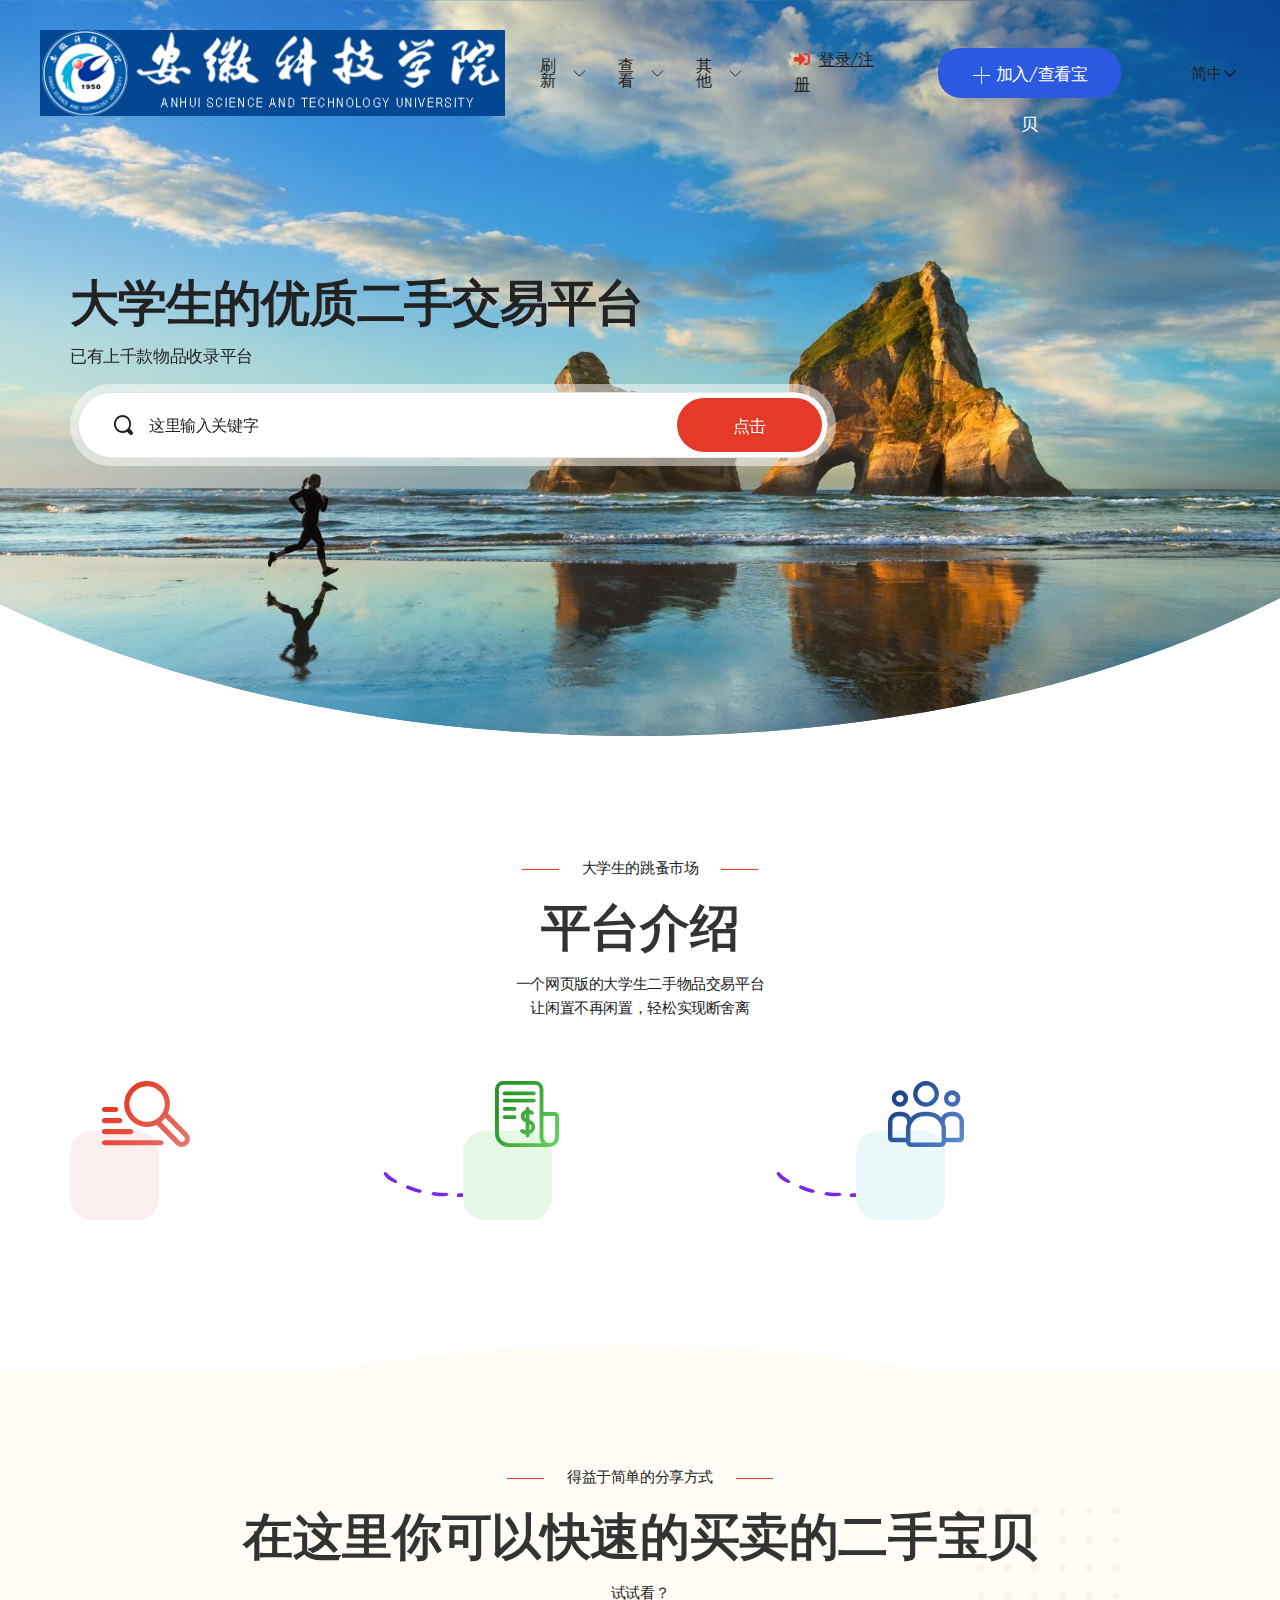
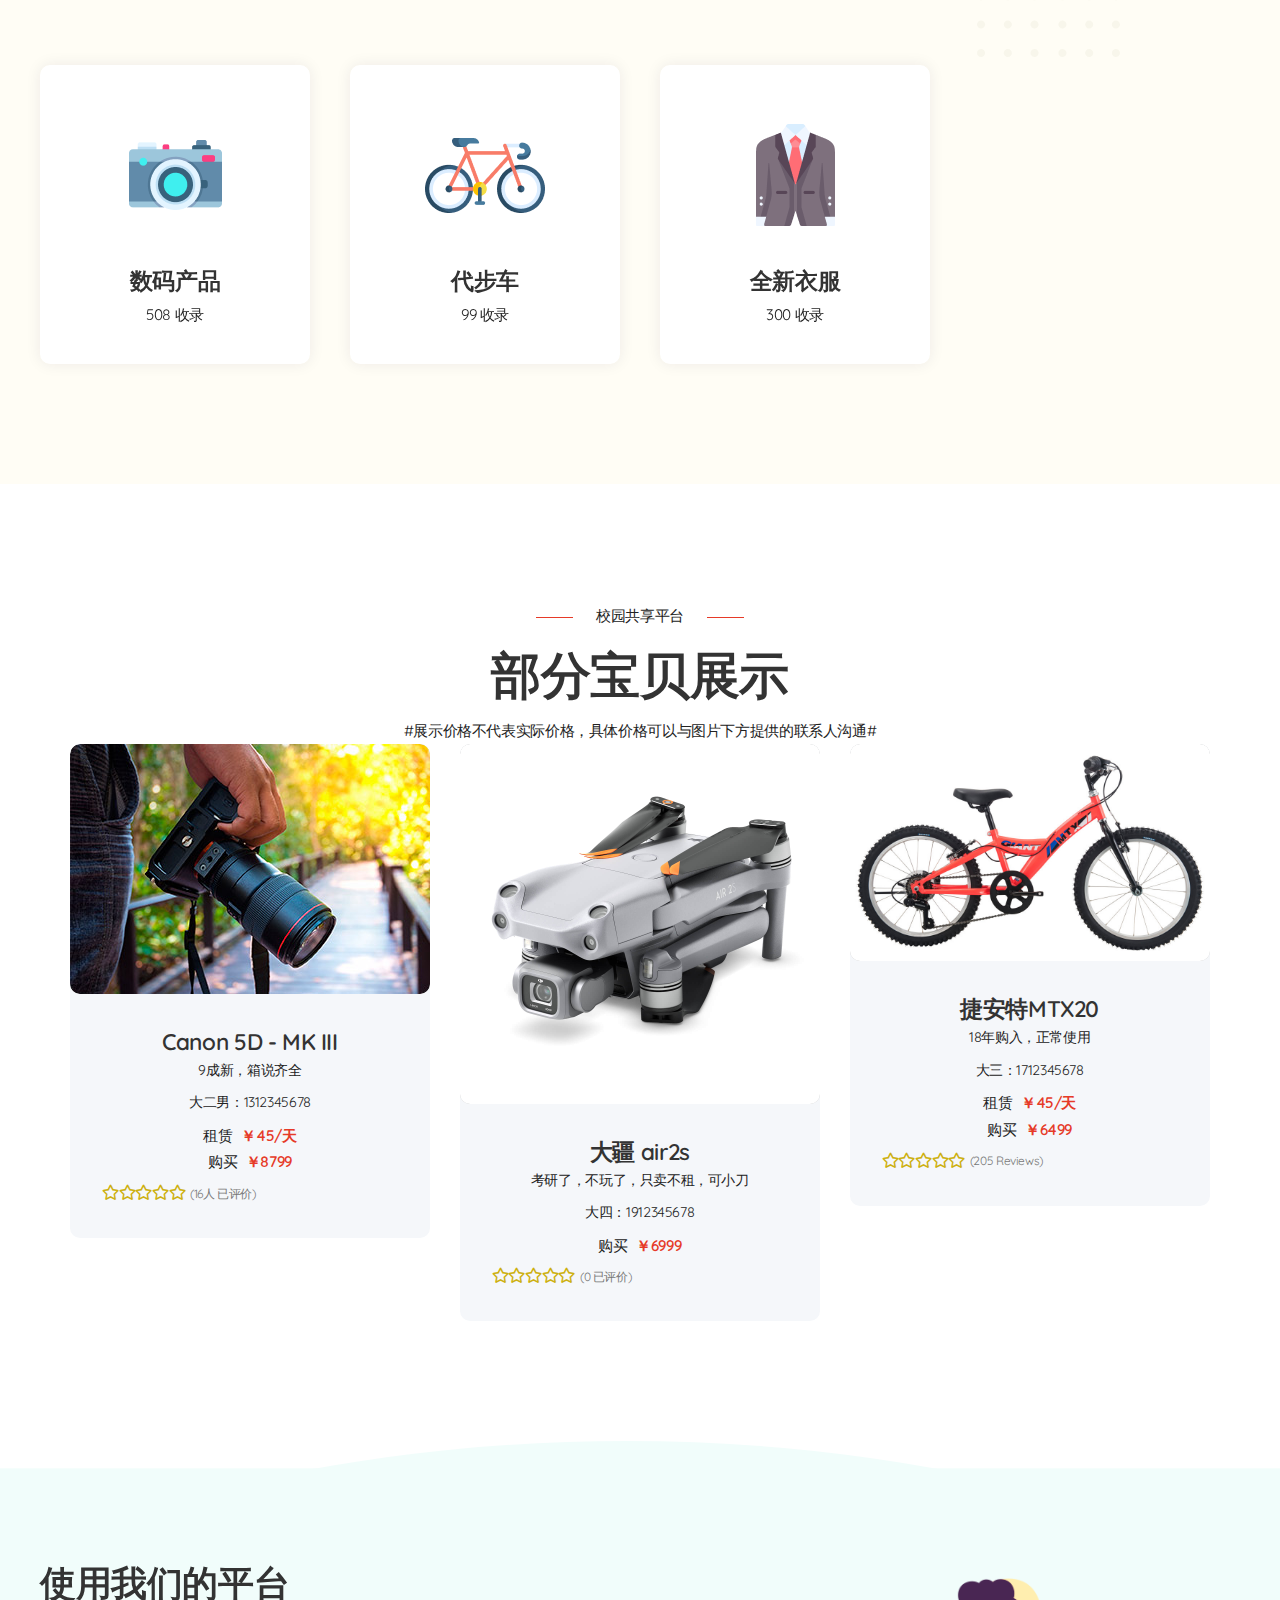
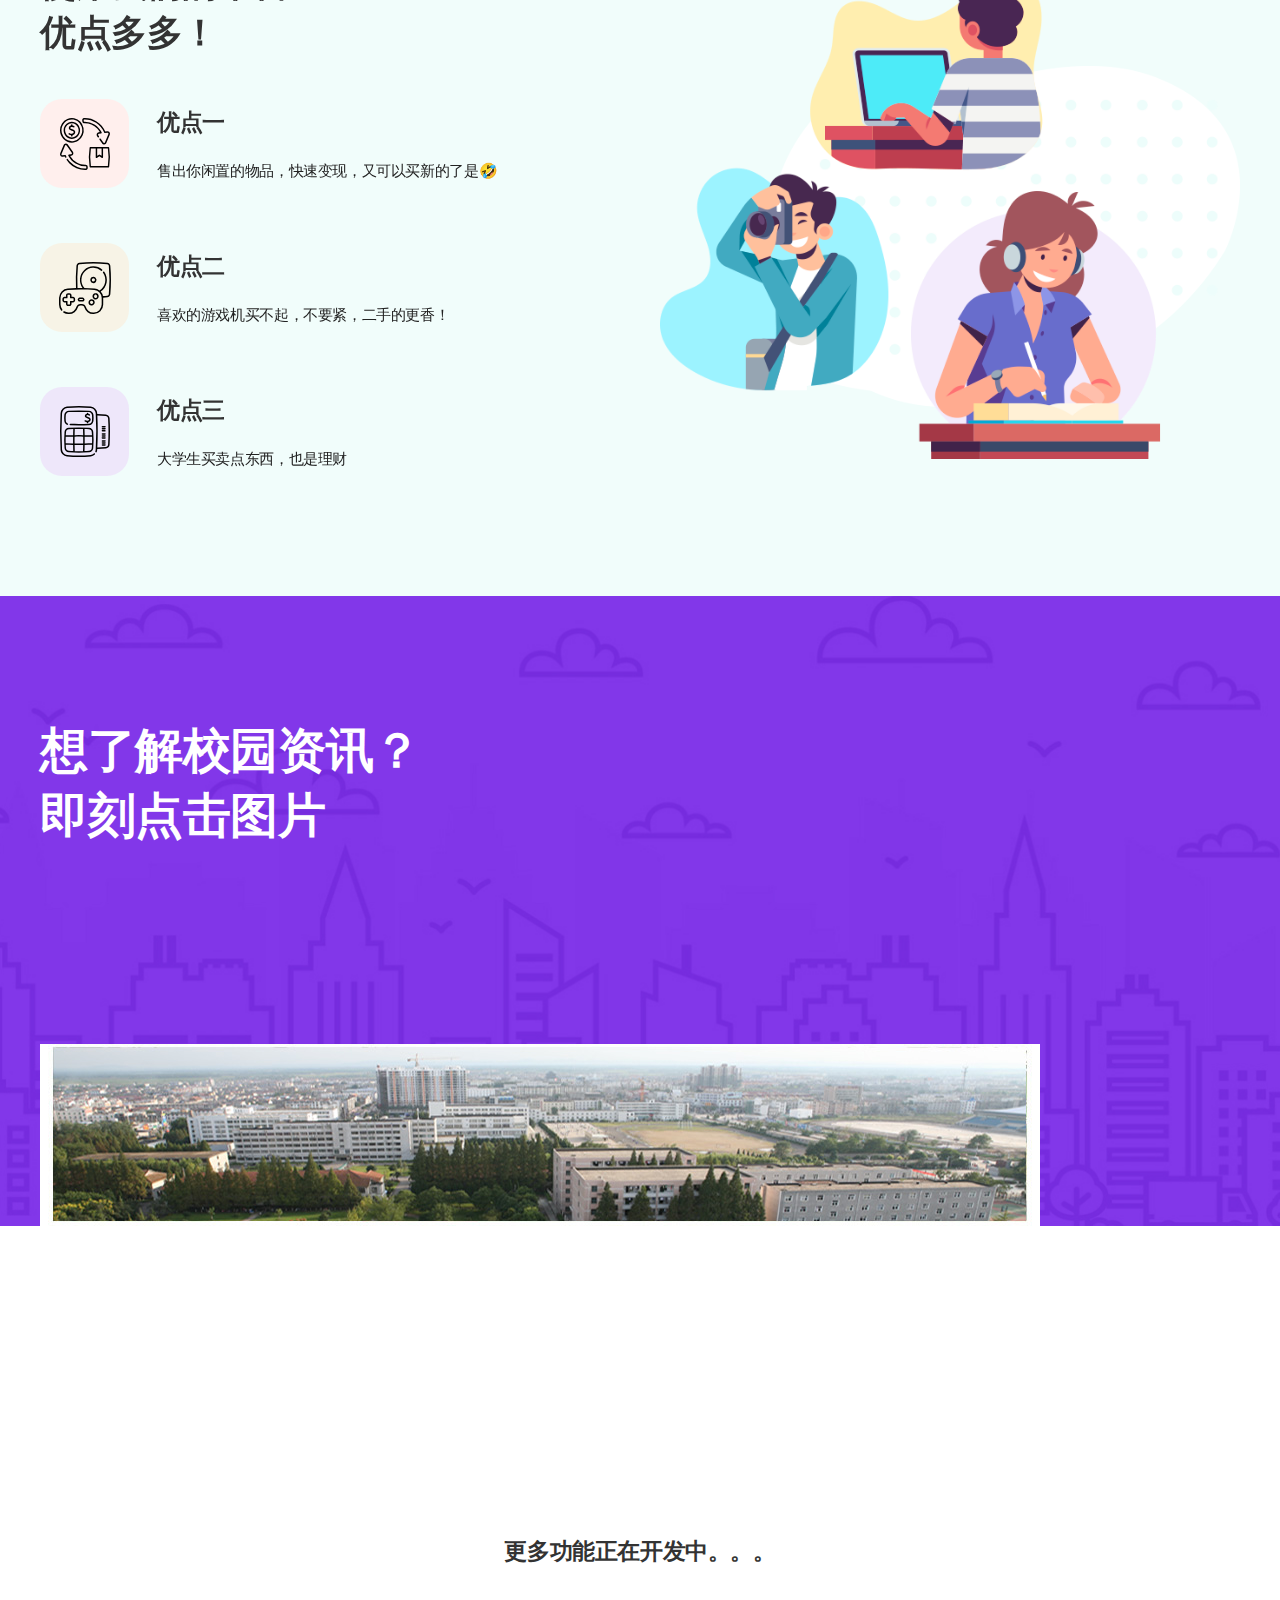
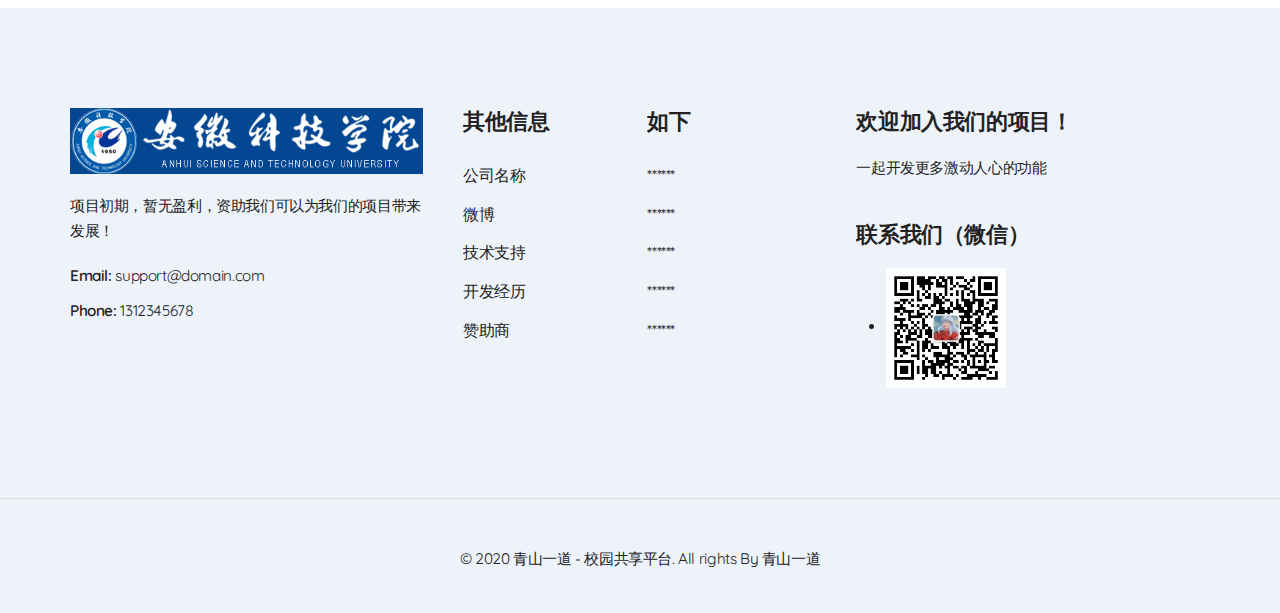
<file: index.html>
<!DOCTYPE html>
<html lang="zxx">

	<head>
		<meta charset="utf-8">
		<title>校园共享平台</title>
		<meta content="校园共享平台" name="author">
		<meta content="青山一道队" name="description">
		<meta name="viewport" content="width=device-width, initial-scale=1.0">
		<meta name="HandheldFriendly" content="true">
		<meta name="format-detection" content="telephone=no">
		<meta content="IE=edge" http-equiv="X-UA-Compatible">
		<link rel="manifest" href="assets/img/favicon/manifest.json">
		<meta name="msapplication-TileColor" content="#ffffff">
		<meta name="theme-color" content="#ffffff">
		<link rel="stylesheet" href="assets/css/uikit.min.css">
		<link rel="stylesheet" href="assets/css/all.min.css">
		<link rel="stylesheet" href="assets/css/simple-line-icons.css">
		<link rel="stylesheet" href="assets/css/main.css">
	</head>

	<body class="page-home">
		<div class="page-wrapper">
			<header class="page-header page-header--transparent">
				<div class="page-header__scroll" data-uk-sticky="top: 100vh">
					<div class="uk-container uk-container-xlarge">
						<div class="page-header__inner">
							<div class="page-header__left">
								<div class="page-header__logo logo"><a class="logo__link" href="index.html"><img
											class="logo__img" src="assets/img/logo.png" alt="ahstu"></a></div>
							</div>
							<div class="page-header__right">
								<div class="page-header__mainmenu">
									<nav class="mainmenu" data-uk-navbar="">
										<ul class="uk-navbar-nav">
											<li><a href="index.html">刷新<span class="uk-icon"
														data-uk-icon="chevron-down"></span></a>
												<div class="uk-navbar-dropdown">
													<ul class="uk-nav uk-navbar-dropdown-nav">
														<li><a href="index.html">刷新</a></li>
													</ul>
												</div>
											</li>
											<li><a href="page-item-listing.html">查看<span class="uk-icon"
														data-uk-icon="chevron-down"></span></a>
												<div class="uk-navbar-dropdown">
													<ul class="uk-nav uk-navbar-dropdown-nav">
														<li><a href="page-item-listing.html">全部宝贝</a></li>
													</ul>
												</div>
											</li>
											<li><a href="page-blog-grid.html">其他<span class="uk-icon"
														data-uk-icon="chevron-down"></span></a>
												<div class="uk-navbar-dropdown">
													<ul class="uk-nav uk-navbar-dropdown-nav">
														<li><a href="page-blog-article.html">每日安科</a></li>
														<li><a href="page-contacts.html">联系我们</a></li>
													</ul>
												</div>
											</li>
										</ul>
									</nav>
								</div>
								<div class="page-header__sing-in"><a class="sing-in" href="login-register.html"> <i
											class="fas fa-sign-in-alt"></i><span>登录/注册</span></a></div>
								<div class="page-header__btn"> <a class="uk-button uk-button-primary"
										href="page-item-listing.html"> <span
											data-uk-icon="plus"></span><span>加入/查看宝贝</span></a></div>
								<div class="page-header__lang"><select class="select-lang uk-select" data-width="fit">
										<option value="简中">简中</option>
										<option value="繁中">繁中</option>
									</select></div>
								<div class="page-header__btn-menu"><a href="#offcanvas" data-uk-toggle
										data-uk-icon="menu"></a></div>
							</div>
						</div>
					</div>
				</div>
			</header>
			<main class="page-main">
				<div class="section-banner section-banner--custome">
					<div class="section-banner__bg" style="background-image: url(assets/img/bg-banner-custome.jpg)">
						<div class="uk-container">
							<div class="section-banner__content">
								<div class="section-banner__title">大学生的优质二手交易平台</div>
								<div class="section-banner__text">已有上千款物品收录平台</div>
								<div class="section-banner__form">
									<form action="#!">
										<div class="form-search">
											<div class="form-search__box"> <input type="text"
													placeholder="这里输入关键字"><button class="uk-button uk-button-danger"
													type="submit">点击</button></div>
										</div>
									</form>
								</div>
							</div>
						</div>
					</div>
				</div>
				<div class="section-steps">
					<div class="uk-section-large uk-container">
						<div class="section-title uk-text-center"><span>大学生的跳蚤市场</span>
							<h3 class="uk-h3">平台介绍</h3>
							<p>一个网页版的大学生二手物品交易平台<br> </p>让闲置不再闲置，轻松实现断舍离
						</div>
						<div class="section-content">
							<div data-uk-slider="finite: true">
								<div class="uk-position-relative" tabindex="-1">
									<ul
										class="uk-slider-items uk-grid uk-child-width-1-1 uk-child-width-1-2@s uk-child-width-1-3@m">
										<li>
											<div class="card-with-icon">
												<div class="card-with-icon__box">
													<div class="card-with-icon__icon"><img
															src="assets/img/ico-step-1.svg" alt="icon" /></div>
												</div>
											</div>
										</li>
										<li>
											<div class="card-with-icon">
												<div class="card-with-icon__box">
													<div class="card-with-icon__icon"><img
															src="assets/img/ico-step-2.svg" alt="icon" /></div>
												</div>
											</div>
										</li>
										<li>
											<div class="card-with-icon">
												<div class="card-with-icon__box">
													<div class="card-with-icon__icon"><img
															src="assets/img/ico-step-3.svg" alt="icon" /></div>
												</div>
											</div>
										</li>
									</ul>
								</div>
								<div class="uk-hidden@s">
									<ul class="uk-slider-nav uk-dotnav uk-flex-center uk-margin-medium-top"></ul>
								</div>
							</div>
						</div>
					</div>
				</div>
				<div class="section-category">
					<div class="uk-section-large uk-container uk-container-xlarge">
						<div class="section-title uk-text-center"><span>得益于简单的分享方式</span>
							<h3 class="uk-h3">在这里你可以快速的买卖的二手宝贝</h3>
							<p>试试看？</p>
						</div>
						<div class="section-content">
							<div data-uk-slider="sets: true">
								<div class="uk-position-relative" tabindex="-1">
									<ul
										class="uk-slider-items uk-grid uk-child-width-1-1 uk-child-width-1-2@s uk-child-width-1-2@m uk-child-width-1-4@l uk-child-width-1-6@xl">
										<li>
											<div class="category-item"><a class="category-item__box" href="#!">
													<div class="category-item__icon"><img
															src="assets/img/ico-category-4.png" alt="ico-category">
													</div>
													<div class="category-item__title">数码产品</div>
													<div class="category-item__result">508 收录</div>
												</a></div>
										</li>
										<li>
											<div class="category-item"><a class="category-item__box" href="#!">
													<div class="category-item__icon"><img
															src="assets/img/ico-category-2.png" alt="ico-category">
													</div>
													<div class="category-item__title">代步车</div>
													<div class="category-item__result">99 收录</div>
												</a></div>
										</li>
										<li>
											<div class="category-item"><a class="category-item__box" href="#!">
													<div class="category-item__icon"><img
															src="assets/img/ico-category-3.png" alt="ahstu"></div>
													<div class="category-item__title">全新衣服</div>
													<div class="category-item__result">300 收录</div>
												</a></div>
										</li>
									</ul>
								</div>
								<ul class="uk-slider-nav uk-dotnav uk-flex-center uk-margin-medium-top"></ul>
							</div>
						</div>
					</div>
				</div>
				<div class="section-featured">
					<div class="uk-section-large uk-container">
						<div class="section-title uk-text-center"><span>校园共享平台</span>
							<h3 class="uk-h3">部分宝贝展示</h3>
							<p>#展示价格不代表实际价格，具体价格可以与图片下方提供的联系人沟通#</p>
							<div class="section-content">
								<div class="uk-grid uk-grid-medium uk-child-width-1-3@m uk-child-width-1-2@s"
									data-uk-grid>
									<div>
										<div class="rent-item">
											<div class="rent-item__box">
												<div class="rent-item__media"><a href="page-single-item.html"><img
															src="assets/img/rent-item-1.jpg"
															alt="Canon 3D - MK III" /></a></div>
												<div class="rent-item__body">
													<div class="rent-item__title"> <a href="page-single-item.html">Canon
															5D - MK III</a></div>
													<div class="rent-item__intro">9成新，箱说齐全</div>
													<div class="rent-item__intro">大二男：1312345678</div>
													<div class="rent-item__price">租赁 <b>￥45/天</b></div>
													<div class="rent-item__price">购买 <b>￥8799</b></div>
													<div class="rent-item__rating">
														<div class="rent-item__stars">
															<ul>
																<li><i class="far fa-star"></i></li>
																<li><i class="far fa-star"></i></li>
																<li><i class="far fa-star"></i></li>
																<li><i class="far fa-star"></i></li>
																<li><i class="far fa-star"></i></li>
															</ul>
														</div>
														<div class="rent-item__reviews">(16人 已评价)</div>
													</div>
												</div>
											</div>
										</div>
									</div>
									<div>
										<div class="rent-item">
											<div class="rent-item__box">
												<div class="rent-item__media"><a href="page-single-item.html"><img
															src="assets/img/rent-item-5.jpg" alt="大疆air2s" /></a></div>
												<div class="rent-item__body">
													<div class="rent-item__title"> <a href="page-single-item.html">大疆
															air2s</a></div>
													<div class="rent-item__intro">考研了，不玩了，只卖不租，可小刀</div>
													<div class="rent-item__intro">大四：1912345678</div>
													<div class="rent-item__price">购买 <b>￥6999</b></div>
													<div class="rent-item__rating">
														<div class="rent-item__stars">
															<ul>
																<li><i class="far fa-star"></i></li>
																<li><i class="far fa-star"></i></li>
																<li><i class="far fa-star"></i></li>
																<li><i class="far fa-star"></i></li>
																<li><i class="far fa-star"></i></li>
															</ul>
														</div>
														<div class="rent-item__reviews">(0 已评价)</div>
													</div>
												</div>
											</div>
										</div>
									</div>
									<div>
										<div class="rent-item">
											<div class="rent-item__box">
												<div class="rent-item__media"><a href="page-single-item.html"><img
															src="assets/img/rent-item-3.jpg" alt="捷安特MTX20" /></a></div>
												<div class="rent-item__body">
													<div class="rent-item__title"> <a
															href="page-single-item.html">捷安特MTX20</a></div>
													<div class="rent-item__intro">18年购入，正常使用</div>
													<div class="rent-item__intro">大三：1712345678</div>
													<div class="rent-item__price">租赁 <b>￥45/天</b></div>
													<div class="rent-item__price">购买 <b>￥6499</b></div>
													<div class="rent-item__rating">
														<div class="rent-item__stars">
															<ul>
																<li><i class="far fa-star"></i></li>
																<li><i class="far fa-star"></i></li>
																<li><i class="far fa-star"></i></li>
																<li><i class="far fa-star"></i></li>
																<li><i class="far fa-star"></i></li>
															</ul>
														</div>
														<div class="rent-item__reviews">(205 Reviews)</div>
													</div>
												</div>
											</div>
										</div>
									</div>
								</div>
							</div>
						</div>
					</div>
					<div class="section-info">
						<div class="uk-section-large uk-container uk-container-large">
							<div class="uk-grid uk-child-width-1-2@m uk-flex-middle" data-uk-grid>
								<div class="uk-flex-last@m uk-text-center"><img src="assets/img/img-info.png"
										alt="img-info"></div>
								<div>
									<div class="section-content">
										<h3 class="uk-h3">使用我们的平台<br> 优点多多！</h3>
										<ul class="info-list">
											<li>
												<div class="info-list-item">
													<div class="info-list-item__icon"><img
															src="assets/img/ico-info-1.svg" alt="ico-info"></div>
													<div class="info-list-item__desc">
														<div class="info-list-item__title">优点一</div>
														<div class="info-list-item__text">售出你闲置的物品，快速变现，又可以买新的了是🤣</div>
													</div>
												</div>
											</li>
											<li>
												<div class="info-list-item">
													<div class="info-list-item__icon"><img
															src="assets/img/ico-info-2.svg" alt="ico-info"></div>
													<div class="info-list-item__desc">
														<div class="info-list-item__title">优点二</div>
														<div class="info-list-item__text">喜欢的游戏机买不起，不要紧，二手的更香！</div>
													</div>
												</div>
											</li>
											<li>
												<div class="info-list-item">
													<div class="info-list-item__icon"><img
															src="assets/img/ico-info-3.svg" alt="ico-info"></div>
													<div class="info-list-item__desc">
														<div class="info-list-item__title">优点三</div>
														<div class="info-list-item__text">大学生买卖点东西，也是理财</div>
													</div>
												</div>
											</li>
										</ul>
									</div>
								</div>
							</div>
						</div>
					</div>
					<div class="section-download">
						<div class="uk-container uk-container-large">
							<div class="section-download__box">
								<div class="section-download__content">
									<h3 class="uk-h3">想了解校园资讯？<br> 即刻点击图片</h3>
									<div class="uk-margin-medium-top">
										<div class="uk-grid uk-grid-small uk-child-width-auto@s uk-text-center"
											data-uk-grid>
										</div>
									</div>
								</div>
								<div><a href="https://www.ahstu.edu.cn"><img src="assets/img/img-phones.jpg"
											alt="img-phones"></a></div>
							</div>
						</div>
					</div>
					<div class="section-reviews">
						<div class="uk-section-large">
							<div class="uk-container uk-container-xlarge">
							</div>
						</div>
					</div>
					<div class="uk-container">
						<div class="uk-margin-large-top uk-text-center">
							<div class="uk-h3 uk-margin-medium-bottom">更多功能正在开发中。。。</div>
						</div>
					</div>
				</div>
		</div>
		</div>
		</main>
		<footer class="page-footer">
			<div class="page-footer__top">
				<div class="uk-container">
					<div class="uk-grid" data-uk-grid>
						<div class="uk-width-1-3@m uk-width-1-2@s">
							<div class="logo"><a class="logo__link" href="index.html"><img class="logo__img"
										src="assets/img/logo.png" alt="ahstu"></a></div>
							<p>项目初期，暂无盈利，资助我们可以为我们的项目带来发展！</p>
							<ul class="uk-list">
								<li> <span>Email: </span><a href="mailto:support@domain.com">support@domain.com</a></li>
								<li> <span>Phone: </span><a href="tel:1312345678">1312345678</a></li>
							</ul>
						</div>
						<div class="uk-width-1-3@m uk-width-1-2@s uk-flex-last@m">
							<h3 class="uk-h3">欢迎加入我们的项目！</h3>
							<p>一起开发更多激动人心的功能</p>
							<h3 class="uk-h3">联系我们（微信）</h3>
							<ul>
								<li><img src="assets/img/wechat.jpg" width="120px" height="120px" alt="加微信好友"></li>
							</ul>
						</div>
						<div class="uk-width-1-3@m uk-visible@s">
							<div class="uk-grid uk-grid-small uk-child-width-1-2@s" data-uk-grid>
								<div>
									<h3 class="uk-h3">其他信息</h3>
									<ul class="uk-nav uk-nav-default">
										<li> <a href="page-typography.html">公司名称</a></li>
										<li> <a href="page-typography.html">微博</a></li>
										<li> <a href="page-typography.html">技术支持</a></li>
										<li> <a href="page-typography.html">开发经历</a></li>
										<li> <a href="page-typography.html">赞助商</a></li>
									</ul>
								</div>
								<div>
									<h3 class="uk-h3">如下</h3>
									<ul class="uk-nav uk-nav-default">
										<li> <a href="#!"> ******</a></li>
										<li> <a href="#!"> ******</a></li>
										<li> <a href="#!"> ******</a></li>
										<li> <a href="#!"> ******</a></li>
										<li> <a href="#!"> ******</a></li>
									</ul>
								</div>
							</div>
						</div>
					</div>
				</div>
			</div>
			<div class="page-footer__bottom">
				<div class="uk-container"><span>© 2020 青山一道 - 校园共享平台. All rights By 青山一道</span></div>
			</div>
		</footer>
		</div>
		<script src="assets/js/jquery.min.js"></script>
		<script src="assets/js/uikit.min.js"></script>
		<script src="assets/js/uikit-icons.min.js"></script>
		<script src="assets/js/main.js"></script>
	</body>

</html>
</file>
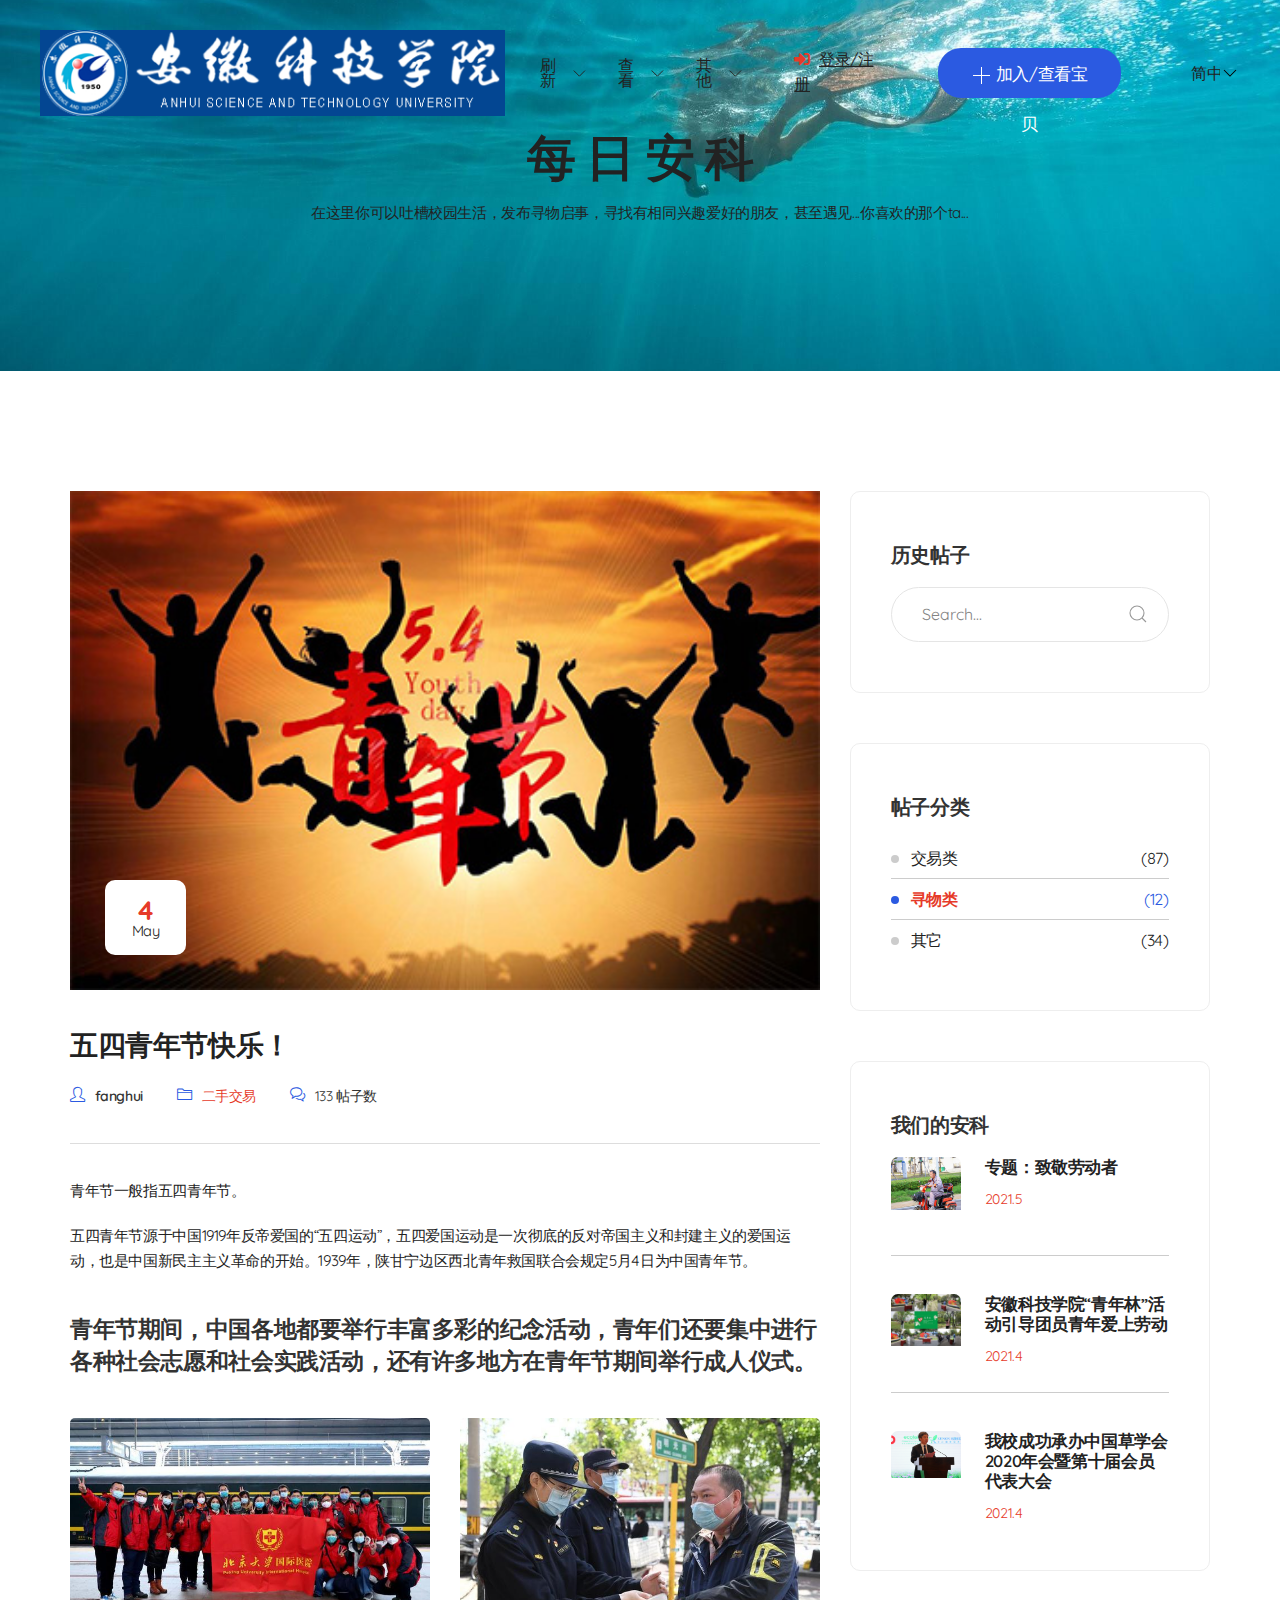
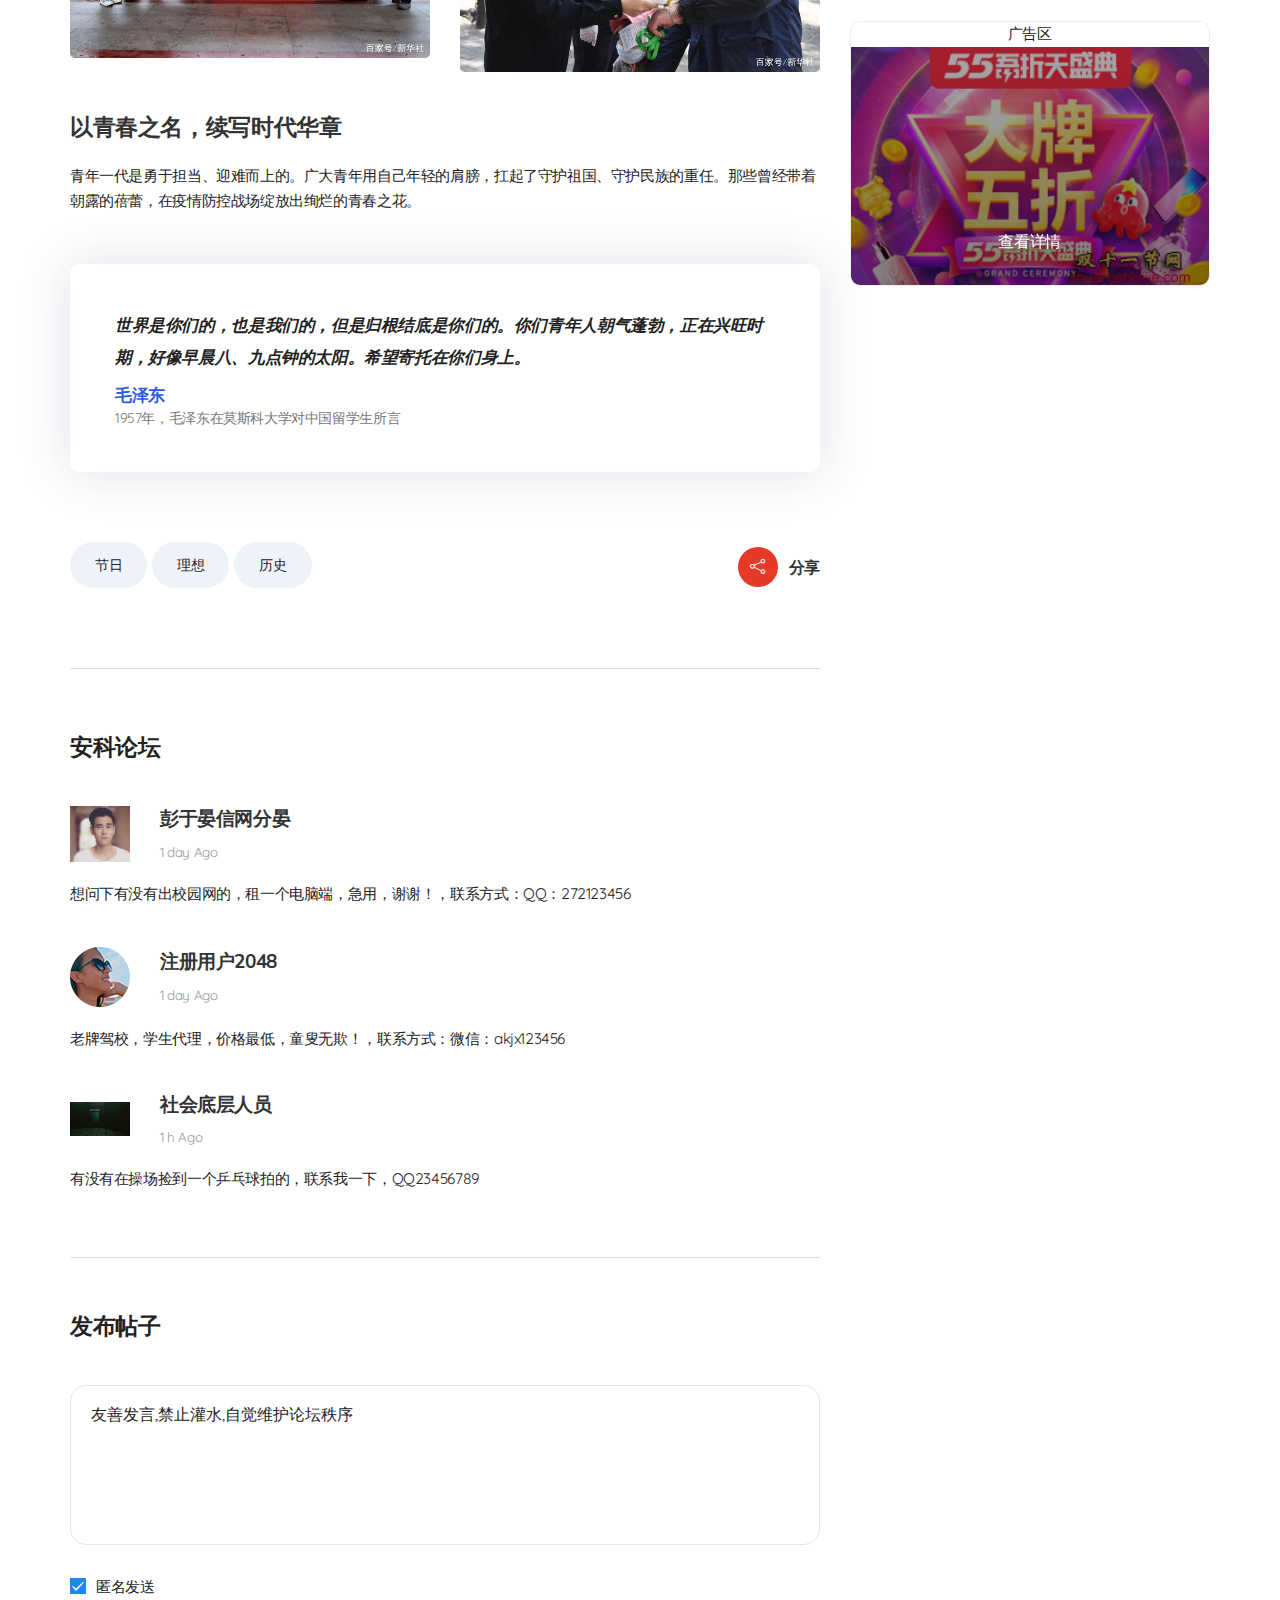
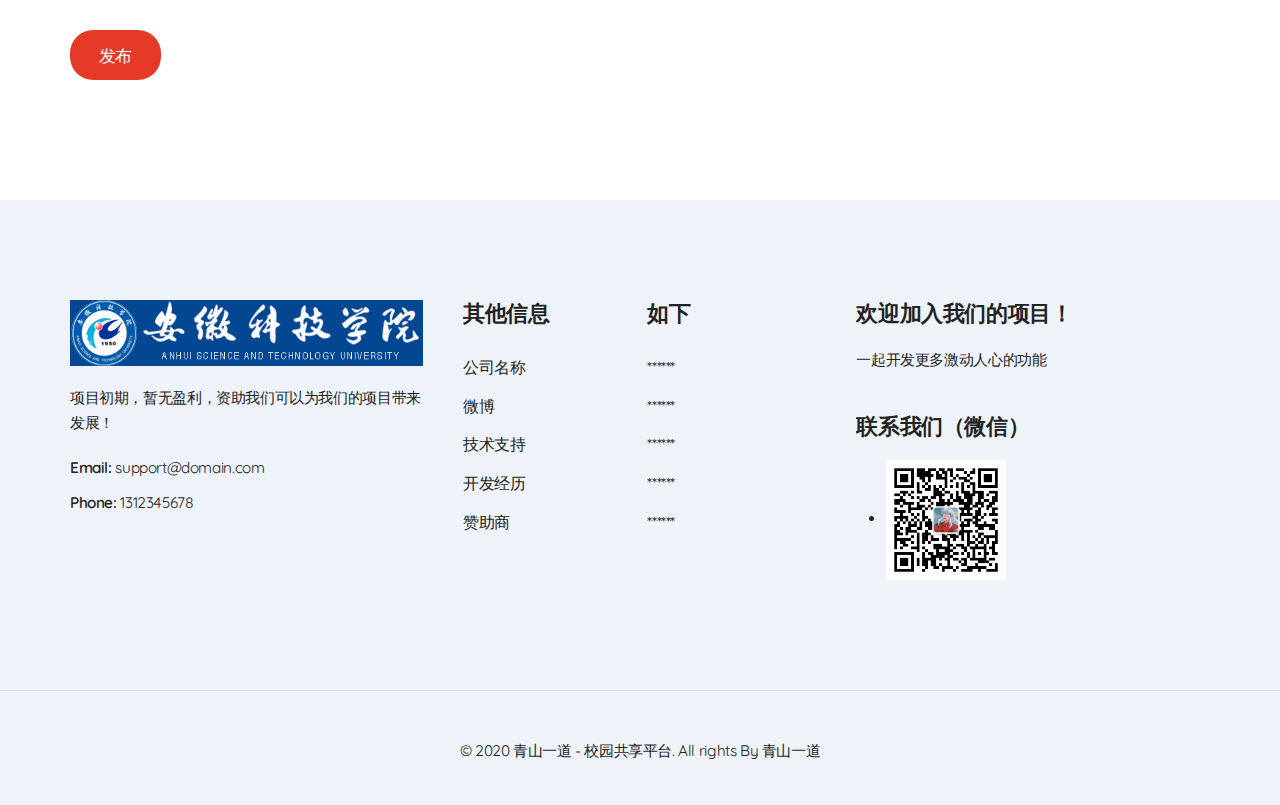
<file: page-blog-article.html>
<!DOCTYPE html>
<html lang="zxx">

	<head>
		<meta charset="utf-8">
		<title>每日安科</title>
		<meta content="校园共享平台" name="author">
		<meta content="青山一道队" name="description">
		<meta name="viewport" content="width=device-width, initial-scale=1.0">
		<meta name="HandheldFriendly" content="true">
		<meta name="format-detection" content="telephone=no">
		<meta content="IE=edge" http-equiv="X-UA-Compatible">
		<link rel="manifest" href="assets/img/favicon/manifest.json">
		<meta name="msapplication-TileColor" content="#ffffff">
		<meta name="theme-color" content="#ffffff">
		<link rel="stylesheet" href="assets/css/uikit.min.css">
		<link rel="stylesheet" href="assets/css/all.min.css">
		<link rel="stylesheet" href="assets/css/simple-line-icons.css">
		<link rel="stylesheet" href="assets/css/main.css">
	</head>

	<body class="page-blog-article">
		<div class="page-wrapper">
			<header class="page-header page-header--transparent">
				<div class="page-header__scroll" data-uk-sticky="top: 100vh">
					<div class="uk-container uk-container-xlarge">
						<div class="page-header__inner">
							<div class="page-header__left">
								<div class="page-header__logo logo"><a class="logo__link" href="index.html"><img
											class="logo__img" src="assets/img/logo.png" alt="ahstu"></a></div>
							</div>
							<div class="page-header__right">
								<div class="page-header__mainmenu">
									<nav class="mainmenu" data-uk-navbar="">
										<ul class="uk-navbar-nav">
											<li><a href="index.html">刷新<span class="uk-icon"
														data-uk-icon="chevron-down"></span></a>
												<div class="uk-navbar-dropdown">
													<ul class="uk-nav uk-navbar-dropdown-nav">
														<li><a href="index.html">刷新</a></li>
													</ul>
												</div>
											</li>
											<li><a href="page-item-listing.html">查看<span class="uk-icon"
														data-uk-icon="chevron-down"></span></a>
												<div class="uk-navbar-dropdown">
													<ul class="uk-nav uk-navbar-dropdown-nav">
														<li><a href="page-item-listing.html">全部宝贝</a></li>
													</ul>
												</div>
											</li>
											<li><a href="page-blog-grid.html">其他<span class="uk-icon"
														data-uk-icon="chevron-down"></span></a>
												<div class="uk-navbar-dropdown">
													<ul class="uk-nav uk-navbar-dropdown-nav">
														<li><a href="page-blog-article.html">每日安科</a></li>
														<li><a href="page-contacts.html">联系我们</a></li>
													</ul>
												</div>
											</li>
										</ul>
									</nav>
								</div>
								<div class="page-header__sing-in"><a class="sing-in" href="login-register.html"> <i
											class="fas fa-sign-in-alt"></i><span>登录/注册</span></a></div>
								<div class="page-header__btn"> <a class="uk-button uk-button-primary"
										href="page-item-listing.html"> <span
											data-uk-icon="plus"></span><span>加入/查看宝贝</span></a></div>
								<div class="page-header__lang"><select class="select-lang uk-select" data-width="fit">
										<option value="简中">简中</option>
										<option value="繁中">繁中</option>
									</select></div>
								<div class="page-header__btn-menu"><a href="#offcanvas" data-uk-toggle
										data-uk-icon="menu"></a></div>
							</div>
						</div>
					</div>
				</div>
			</header>
			<main class="page-main">
				<div class="section-banner">
					<div class="section-banner__bg" style="background-image: url(assets/img/bg-banner-article.jpg)">
						<div class="uk-container uk-text-center">
							<div class="section-banner__content dark">
								<div class="section-banner__title">每 日 安 科</div>
								<div class="section-banner__breadcrumb">
									<ul class="uk-breadcrumb">
										<li>在这里你可以吐槽校园生活，发布寻物启事，寻找有相同兴趣爱好的朋友，甚至遇见...你喜欢的那个ta...</li>
									</ul>
								</div>
							</div>
						</div>
					</div>
				</div>
				<div class="page-content">
					<div class="uk-section-large uk-container">
						<div class="uk-grid uk-grid-medium" data-uk-grid>
							<div class="uk-width-2-3@m">
								<article class="article-full">
									<div class="article-full__image"><a href="/page-blog-article.html"><img
												src="./assets/img/img-article-full-1.jpg" alt="img-article"></a>
										<div class="article-full__date"><span>4</span><span>May</span></div>
									</div>
									<h3 class="article-full__title">五四青年节快乐！</h3>
									<div class="article-full__info">
										<div class="article-full__author"><i class="icon-user"></i><a
												href="#">fanghui</a></div>
										<div class="article-full__category"><i class="icon-folder-alt"></i><a
												href="page-item-listing.html">二手交易</a></div>
										<div class="article-full__comments"><i class="icon-bubbles"></i><a
												href="/page-blog-article.html#article-reviews"
												data-uk-scroll="offset: 120">133 帖子数</a></div>
									</div>
									<div class="article-full__content">
										<p>青年节一般指五四青年节。</p>
										<p>五四青年节源于中国1919年反帝爱国的“五四运动”，五四爱国运动是一次彻底的反对帝国主义和封建主义的爱国运动，也是中国新民主主义革命的开始。1939年，陕甘宁边区西北青年救国联合会规定5月4日为中国青年节。
										</p>
										<h3>青年节期间，中国各地都要举行丰富多彩的纪念活动，青年们还要集中进行各种社会志愿和社会实践活动，还有许多地方在青年节期间举行成人仪式。</h3>
										<div class="uk-grid uk-grid-medium uk-child-width-1-2@s uk-margin-medium"
											data-uk-grid data-uk-lightbox>
											<div><a href="./assets/img/img-article-gallery-1.jpg"><img
														class="uk-border-rounded uk-width-1-1"
														src="./assets/img/img-article-gallery-1.jpg" alt="gallery"></a>
											</div>
											<div><a href="./assets/img/img-article-gallery-2.jpg"><img
														class="uk-border-rounded uk-width-1-1"
														src="./assets/img/img-article-gallery-2.jpg" alt="gallery"></a>
											</div>
										</div>
										<h3>以青春之名，续写时代华章</h3>
										<p>青年一代是勇于担当、迎难而上的。广大青年用自己年轻的肩膀，扛起了守护祖国、守护民族的重任。那些曾经带着朝露的蓓蕾，在疫情防控战场绽放出绚烂的青春之花。
										</p>
										<blockquote>
											<p>世界是你们的，也是我们的，但是归根结底是你们的。你们青年人朝气蓬勃，正在兴旺时期，好像早晨八、九点钟的太阳。希望寄托在你们身上。</p>
											<div class="user"> <strong>毛泽东</strong><span>1957年，毛泽东在莫斯科大学对中国留学生所言</span>
											</div>
										</blockquote>
									</div>
									<div class="article-full__bottom" id="article-bottom">
										<div class="article-full__tags">
											<ul class="tags-list">
												<li><a href="#!">节日</a></li>
												<li> <a href="#!">理想</a></li>
												<li><a href="#!">历史</a></li>
											</ul>
										</div>
										<div class="article-full__share"><a class="share-link" href="#!"><i
													class="icon-share"></i><span>分享</span></a></div>
									</div>
									<div class="section-article-reviews" id="article-reviews">
										<div class="section-title">
											<div class="uk-h2">安科论坛</div>
										</div>
										<div class="uk-comment">
											<div class="uk-comment-header">
												<div class="uk-grid-medium uk-flex-middle" data-uk-grid>
													<div class="uk-width-auto"><img class="uk-comment-avatar"
															src="assets/img/avatar-1.jpg" width="60" height="60" alt>
													</div>
													<div class="uk-width-expand">
														<div data-uk-grid>
															<div>
																<h4 class="uk-comment-title uk-margin-small-bottom">
																	彭于晏信网分晏</h4>
																<div class="uk-comment-meta">1 day Ago</div>
															</div>
														</div>
													</div>
												</div>
											</div>
											<div class="uk-comment-body">
												<p>想问下有没有出校园网的，租一个电脑端，急用，谢谢！，联系方式：QQ：272123456</p>
											</div>
										</div>
										<div class="uk-comment">
											<div class="uk-comment-header">
												<div class="uk-grid-medium uk-flex-middle" data-uk-grid>
													<div class="uk-width-auto"><img class="uk-comment-avatar"
															src="assets/img/avatar-2.png" width="60" height="60" alt>
													</div>
													<div class="uk-width-expand">
														<div data-uk-grid>
															<div>
																<h4 class="uk-comment-title uk-margin-small-bottom">
																	注册用户2048</h4>
																<div class="uk-comment-meta">1 day Ago</div>
															</div>
														</div>
													</div>
												</div>
											</div>
											<div class="uk-comment-body">
												<p>老牌驾校，学生代理，价格最低，童叟无欺！，联系方式：微信：akjx123456</p>
											</div>
										</div>
										<div class="uk-comment">
											<div class="uk-comment-header">
												<div class="uk-grid-medium uk-flex-middle" data-uk-grid>
													<div class="uk-width-auto"><img class="uk-comment-avatar"
															src="assets/img/avatar-3.png" width="60" height="60" alt>
													</div>
													<div class="uk-width-expand">
														<div data-uk-grid>
															<div>
																<h4 class="uk-comment-title uk-margin-small-bottom">
																	社会底层人员</h4>
																<div class="uk-comment-meta">1 h Ago</div>
															</div>
														</div>
													</div>
												</div>
											</div>
											<div class="uk-comment-body">
												<p>有没有在操场捡到一个乒乓球拍的，联系我一下，QQ23456789</p>
											</div>
										</div>
										<div class="block-form">
											<div class="section-title">
												<div class="uk-h2">发布帖子</div>
											</div>
											<div class="section-content">
												<form action="#!">
													<div class="uk-grid uk-grid-medium uk-child-width-1-1" data-uk-grid>
														<div><textarea class="uk-textarea"
																placeholder="友善发言,禁止灌水,自觉维护论坛秩序"></textarea></div>
														<div><label> <input class="uk-checkbox" type="checkbox"
																	checked><span
																	class="uk-margin-small-left">匿名发送</span></label>
														</div>
														<div><button class="uk-button uk-button-danger uk-button-large"
																type="submit">发布</button></div>
													</div>
												</form>
											</div>
										</div>
									</div>
								</article>
							</div>
							<div class="uk-width-1-3@m">
								<aside class="sidebar">
									<div class="widjet widjet-search">
										<h4 class="widjet__title">历史帖子</h4>
										<form class="uk-search uk-search-default" action="#!"><button
												class="uk-search-icon-flip" data-uk-search-icon
												type="submit"></button><input
												class="uk-input uk-search-input uk-form-large" type="search"
												placeholder="Search..."></form>
									</div>
									<div class="widjet widjet-category">
										<h4 class="widjet__title">帖子分类</h4>
										<ul class="list-category list-checked">
											<li> <a href="#"><span>交易类</span><span>(87)</span></a></li>
											<li class="uk-active"><a href="#"><span>寻物类</span><span>(12)</span></a></li>
											<li> <a href="#"><span>其它</span><span>(34)</span></a></li>
										</ul>
									</div>
									<div class="widjet widjet-list-articles">
										<h4 class="widjet__title">我们的安科</h4>
										<ul class="list-articles">
											<li class="list-articles-item"><a class="list-articles-item__link"
													href="page-blog-article.html">
													<div class="list-articles-item__img"><img
															src="./assets/img/img-article-thumb-1.jpg"
															alt="article-thumb"></div>
													<div class="list-articles-item__info">
														<div class="list-articles-item__title">专题：致敬劳动者</div>
														<div class="list-articles-item__category">2021.5</div>
													</div>
												</a></li>
											<li class="list-articles-item"><a class="list-articles-item__link"
													href="page-blog-article.html">
													<div class="list-articles-item__img"><img
															src="./assets/img/img-article-thumb-2.jpg"
															alt="article-thumb"></div>
													<div class="list-articles-item__info">
														<div class="list-articles-item__title">安徽科技学院“青年林”活动引导团员青年爱上劳动
														</div>
														<div class="list-articles-item__category">2021.4</div>
													</div>
												</a></li>
											<li class="list-articles-item"><a class="list-articles-item__link"
													href="page-blog-article.html">
													<div class="list-articles-item__img"><img
															src="./assets/img/img-article-thumb-3.jpg"
															alt="article-thumb"></div>
													<div class="list-articles-item__info">
														<div class="list-articles-item__title">
															我校成功承办中国草学会2020年会暨第十届会员代表大会</div>
														<div class="list-articles-item__category">2021.4</div>
													</div>
												</a></li>
										</ul>
									</div>
									<div class="widjet widjet-rent-item">
										<li>广告区</li>
										<div class="uk-inline uk-width-1-1"><img class="uk-width-1-1"
												src="assets/img/img-widjet-rent-item.jpg" alt>
											<div class="uk-overlay-primary uk-position-cover"></div>
											<div class="uk-overlay uk-position-bottom uk-light">
												<div class="uk-h4"></div><a href="https://www.taobao.com">查看详情</a>
											</div>
										</div>
									</div>
								</aside>
							</div>
						</div>
					</div>
				</div>
			</main>
			<footer class="page-footer">
				<div class="page-footer__top">
					<div class="uk-container">
						<div class="uk-grid" data-uk-grid>
							<div class="uk-width-1-3@m uk-width-1-2@s">
								<div class="logo"><a class="logo__link" href="index.html"><img class="logo__img"
											src="assets/img/logo.png" alt="ahstu"></a></div>
								<p>项目初期，暂无盈利，资助我们可以为我们的项目带来发展！</p>
								<ul class="uk-list">
									<li> <span>Email: </span><a href="mailto:support@domain.com">support@domain.com</a>
									</li>
									<li> <span>Phone: </span><a href="tel:1312345678">1312345678</a></li>
								</ul>
							</div>
							<div class="uk-width-1-3@m uk-width-1-2@s uk-flex-last@m">
								<h3 class="uk-h3">欢迎加入我们的项目！</h3>
								<p>一起开发更多激动人心的功能</p>
								<h3 class="uk-h3">联系我们（微信）</h3>
								<ul>
									<li><img src="assets/img/wechat.jpg" width="120px" height="120px" alt="加微信好友"></li>
								</ul>
							</div>
							<div class="uk-width-1-3@m uk-visible@s">
								<div class="uk-grid uk-grid-small uk-child-width-1-2@s" data-uk-grid>
									<div>
										<h3 class="uk-h3">其他信息</h3>
										<ul class="uk-nav uk-nav-default">
											<li> <a href="page-typography.html">公司名称</a></li>
											<li> <a href="page-typography.html">微博</a></li>
											<li> <a href="page-typography.html">技术支持</a></li>
											<li> <a href="page-typography.html">开发经历</a></li>
											<li> <a href="page-typography.html">赞助商</a></li>
										</ul>
									</div>
									<div>
										<h3 class="uk-h3">如下</h3>
										<ul class="uk-nav uk-nav-default">
											<li> <a href="#!"> ******</a></li>
											<li> <a href="#!"> ******</a></li>
											<li> <a href="#!"> ******</a></li>
											<li> <a href="#!"> ******</a></li>
											<li> <a href="#!"> ******</a></li>
										</ul>
									</div>
								</div>
							</div>
						</div>
					</div>
				</div>
				<div class="page-footer__bottom">
					<div class="uk-container"><span>© 2020 青山一道 - 校园共享平台. All rights By 青山一道</span></div>
				</div>
			</footer>
		</div>
		<script src="assets/js/jquery.min.js"></script>
		<script src="assets/js/uikit.min.js"></script>
		<script src="assets/js/uikit-icons.min.js"></script>
		<script src="assets/js/main.js"></script>
	</body>

</html>
</file>
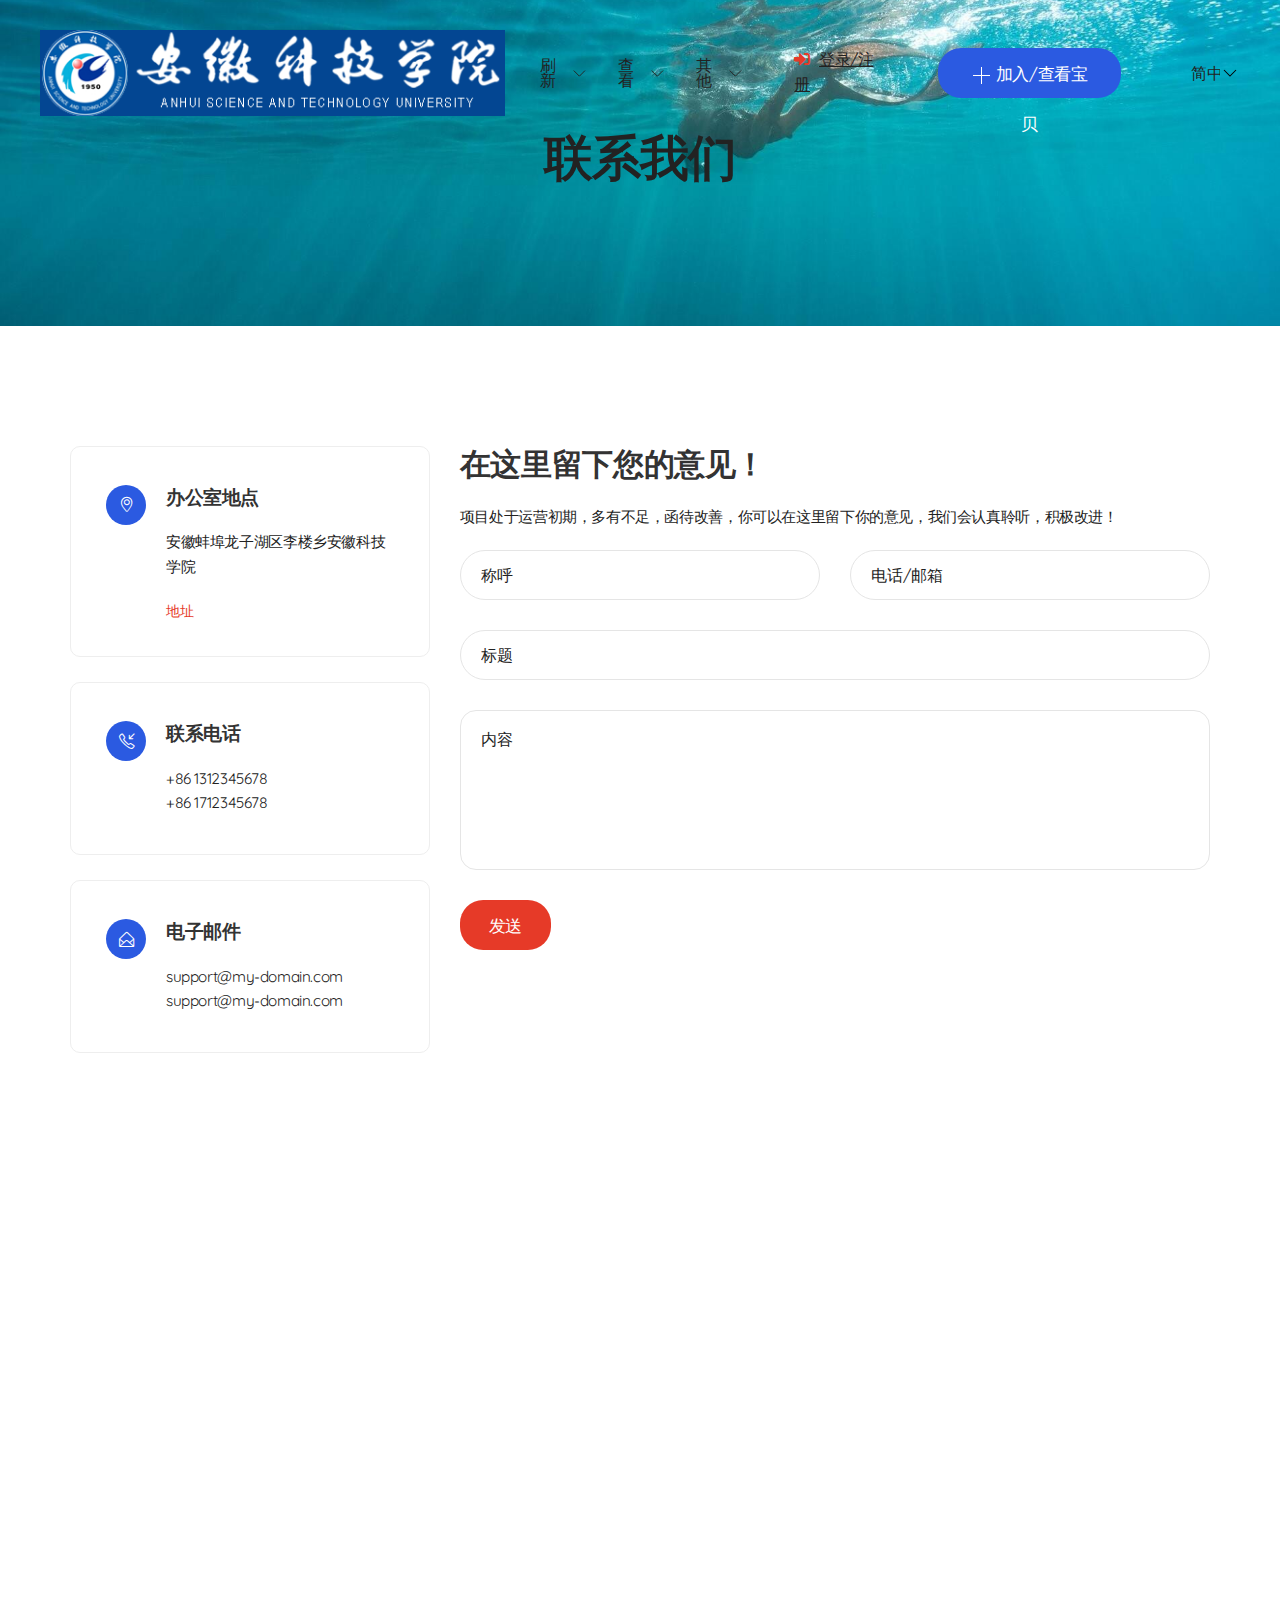
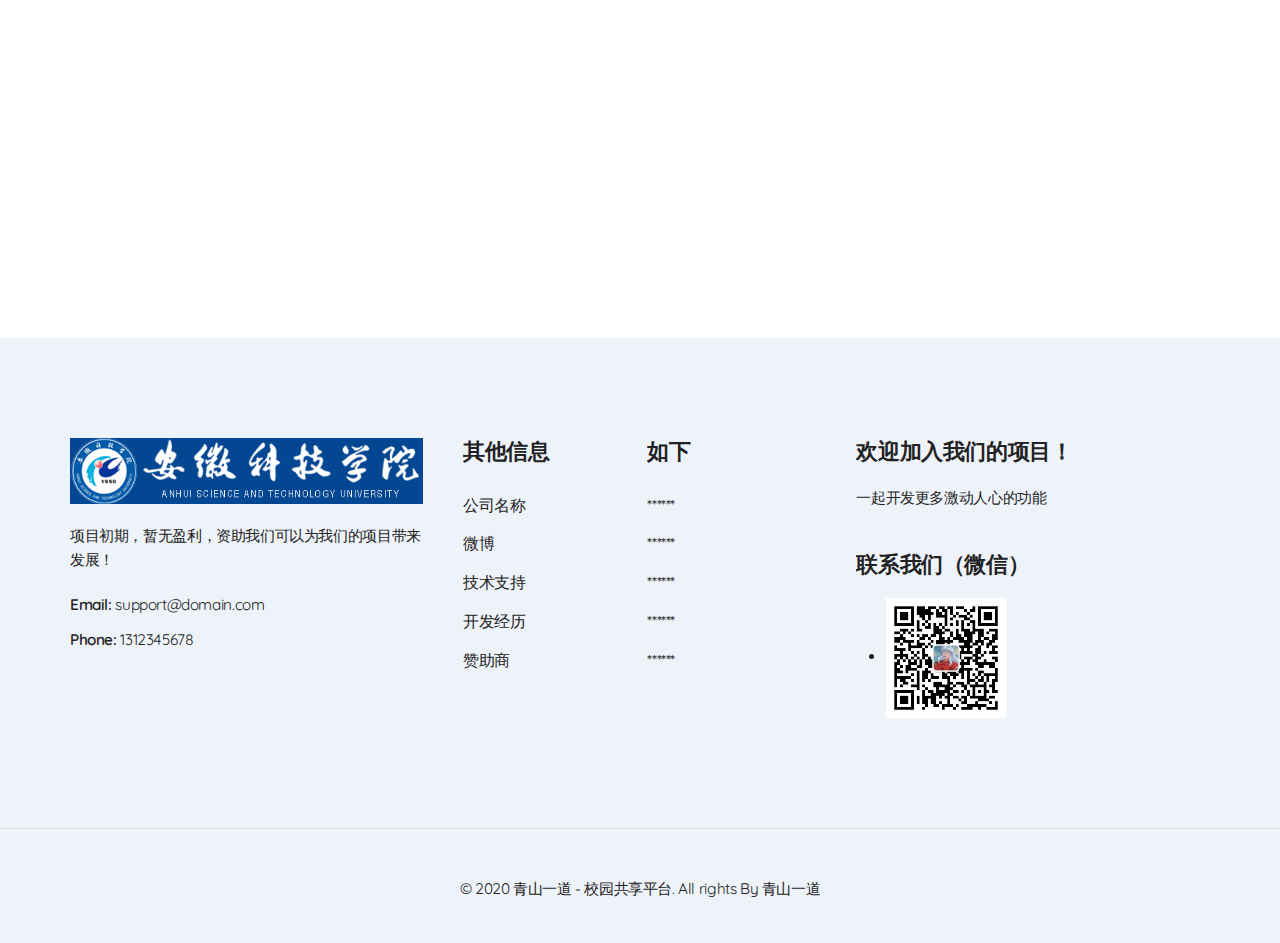
<file: page-contacts.html>
<!DOCTYPE html>
<html lang="zxx">

	<head>
		<meta charset="utf-8">
		<title>联系我们</title>
		<meta content="校园共享平台" name="author">
		<meta content="青山一道队" name="description">
		<meta name="viewport" content="width=device-width, initial-scale=1.0">
		<meta name="HandheldFriendly" content="true">
		<meta name="format-detection" content="telephone=no">
		<meta content="IE=edge" http-equiv="X-UA-Compatible">
		<link rel="manifest" href="assets/img/favicon/manifest.json">
		<meta name="msapplication-TileColor" content="#ffffff">
		<meta name="theme-color" content="#ffffff">
		<link rel="stylesheet" href="assets/css/uikit.min.css">
		<link rel="stylesheet" href="assets/css/all.min.css">
		<link rel="stylesheet" href="assets/css/simple-line-icons.css">
		<link rel="stylesheet" href="assets/css/main.css">
	</head>

	<body class="page-contacts">
		<div class="page-wrapper">
			<header class="page-header page-header--transparent">
				<div class="page-header__scroll" data-uk-sticky="top: 100vh">
					<div class="uk-container uk-container-xlarge">
						<div class="page-header__inner">
							<div class="page-header__left">
								<div class="page-header__logo logo"><a class="logo__link" href="index.html"><img
											class="logo__img" src="assets/img/logo.png" alt="ahstu"></a></div>
							</div>
							<div class="page-header__right">
								<div class="page-header__mainmenu">
									<nav class="mainmenu" data-uk-navbar="">
										<ul class="uk-navbar-nav">
											<li><a href="index.html">刷新<span class="uk-icon"
														data-uk-icon="chevron-down"></span></a>
												<div class="uk-navbar-dropdown">
													<ul class="uk-nav uk-navbar-dropdown-nav">
														<li><a href="index.html">刷新</a></li>
													</ul>
												</div>
											</li>
											<li><a href="page-item-listing.html">查看<span class="uk-icon"
														data-uk-icon="chevron-down"></span></a>
												<div class="uk-navbar-dropdown">
													<ul class="uk-nav uk-navbar-dropdown-nav">
														<li><a href="page-item-listing.html">全部宝贝</a></li>
													</ul>
												</div>
											</li>
											<li><a href="page-blog-grid.html">其他<span class="uk-icon"
														data-uk-icon="chevron-down"></span></a>
												<div class="uk-navbar-dropdown">
													<ul class="uk-nav uk-navbar-dropdown-nav">
														<li><a href="page-blog-article.html">每日安科</a></li>
														<li><a href="page-contacts.html">联系我们</a></li>
													</ul>
												</div>
											</li>
										</ul>
									</nav>
								</div>
								<div class="page-header__sing-in"><a class="sing-in" href="login-register.html"> <i
											class="fas fa-sign-in-alt"></i><span>登录/注册</span></a></div>
								<div class="page-header__btn"> <a class="uk-button uk-button-primary"
										href="page-item-listing.html"> <span
											data-uk-icon="plus"></span><span>加入/查看宝贝</span></a></div>
								<div class="page-header__lang"><select class="select-lang uk-select" data-width="fit">
										<option value="简中">简中</option>
										<option value="繁中">繁中</option>
									</select></div>
								<div class="page-header__btn-menu"><a href="#offcanvas" data-uk-toggle
										data-uk-icon="menu"></a></div>
							</div>
						</div>
					</div>
				</div>
			</header>
			<main class="page-main">
				<div class="section-banner">
					<div class="section-banner__bg" style="background-image: url(assets/img/bg-banner-article.jpg)">
						<div class="uk-container uk-text-center">
							<div class="section-banner__content dark">
								<div class="section-banner__title">联系我们</div>
							</div>
						</div>
					</div>
				</div>
				<div class="page-content">
					<div class="uk-section-large uk-container">
						<div class="uk-grid uk-grid-medium" data-uk-grid>
							<div class="uk-width-1-3@m">
								<div class="contact-card">
									<div class="contact-card__box">
										<div class="contact-card__icon"><span class="icon-location-pin"></span></div>
										<div class="contact-card__desc">
											<div class="contact-card__title">办公室地点</div>
											<div class="contact-card__value">安徽蚌埠龙子湖区李楼乡安徽科技学院</div><a
												class="contact-card__link"
												href="https://map.baidu.com/search/%E5%AE%89%E5%BE%BD%E7%A7%91%E6%8A%80%E5%AD%A6%E9%99%A2(%E9%BE%99%E6%B9%96%E6%A0%A1%E5%8C%BA)//@13076057,3860514,13z">地址</a>
										</div>
									</div>
								</div>
								<div class="contact-card">
									<div class="contact-card__box">
										<div class="contact-card__icon"><span class="icon-call-in"></span></div>
										<div class="contact-card__desc">
											<div class="contact-card__title">联系电话</div><a class="contact-card__value"
												href="tel:1312345678">+86
												1312345678</a><a class="contact-card__value" href="tel:1712345678">+86
												1712345678</a>
										</div>
									</div>
								</div>
								<div class="contact-card">
									<div class="contact-card__box">
										<div class="contact-card__icon"><span class="icon-envelope-open"></span></div>
										<div class="contact-card__desc">
											<div class="contact-card__title">电子邮件</div><a class="contact-card__value"
												href="mailto:support@my-domain.com">support@my-domain.com</a><a
												class="contact-card__value"
												href="mailto:listings@ecata-dir.com">support@my-domain.com</a>
										</div>
									</div>
								</div>
							</div>
							<div class="uk-width-2-3@m">
								<h2 class="uk-h2">在这里留下您的意见！</h2>
								<p>项目处于运营初期，多有不足，函待改善，你可以在这里留下你的意见，我们会认真聆听，积极改进！</p>
								<div class="uk-grid uk-grid-medium uk-child-width-1-2@s" data-uk-grid>
									<div> <input class="uk-input" type="text" placeholder="称呼"></div>
									<div> <input class="uk-input" type="text" placeholder="电话/邮箱"></div>
									<div class="uk-width-1-1"><input class="uk-input" type="text" placeholder="标题">
									</div>
									<div class="uk-width-1-1"><textarea class="uk-textarea" placeholder="内容"></textarea>
									</div>
									<div class="uk-width-1-1"><button class="uk-button uk-button-danger uk-button-large"
											type="submit">发送</button></div>
								</div>
							</div>
						</div>
					</div>
					<div class="contact-map"> <iframe
							src="https://map.baidu.com/search/%E5%AE%89%E5%BE%BD%E7%A7%91%E6%8A%80%E5%AD%A6%E9%99%A2(%E9%BE%99%E6%B9%96%E6%A0%A1%E5%8C%BA)/@13073028.448318427,3857445.535,17.68z?querytype=s&da_src=shareurl&wd=%E5%AE%89%E5%BE%BD%E7%A7%91%E6%8A%80%E5%AD%A6%E9%99%A2(%E9%BE%99%E6%B9%96%E6%A0%A1%E5%8C%BA)&c=126&src=0&wd2=%E8%9A%8C%E5%9F%A0%E5%B8%82%E9%BE%99%E5%AD%90%E6%B9%96%E5%8C%BA&pn=0&sug=1&l=13&b=(13054569,3849970;13097545,3871058)&from=webmap&biz_forward=%7B%22scaler%22:2,%22styles%22:%22pl%22%7D&sug_forward=4ce072fea0f2fd3d5fd4fe82&seckey=[base64]&device_ratio=2"></iframe>
					</div>
				</div>
			</main>
			<footer class="page-footer">
				<div class="page-footer__top">
					<div class="uk-container">
						<div class="uk-grid" data-uk-grid>
							<div class="uk-width-1-3@m uk-width-1-2@s">
								<div class="logo"><a class="logo__link" href="index.html"><img class="logo__img"
											src="assets/img/logo.png" alt="ahstu"></a></div>
								<p>项目初期，暂无盈利，资助我们可以为我们的项目带来发展！</p>
								<ul class="uk-list">
									<li> <span>Email: </span><a href="mailto:support@domain.com">support@domain.com</a>
									</li>
									<li> <span>Phone: </span><a href="tel:1312345678">1312345678</a></li>
								</ul>
							</div>
							<div class="uk-width-1-3@m uk-width-1-2@s uk-flex-last@m">
								<h3 class="uk-h3">欢迎加入我们的项目！</h3>
								<p>一起开发更多激动人心的功能</p>
								<h3 class="uk-h3">联系我们（微信）</h3>
								<ul>
									<li><img src="assets/img/wechat.jpg" width="120px" height="120px" alt="加微信好友"></li>
								</ul>
							</div>
							<div class="uk-width-1-3@m uk-visible@s">
								<div class="uk-grid uk-grid-small uk-child-width-1-2@s" data-uk-grid>
									<div>
										<h3 class="uk-h3">其他信息</h3>
										<ul class="uk-nav uk-nav-default">
											<li> <a href="page-typography.html">公司名称</a></li>
											<li> <a href="page-typography.html">微博</a></li>
											<li> <a href="page-typography.html">技术支持</a></li>
											<li> <a href="page-typography.html">开发经历</a></li>
											<li> <a href="page-typography.html">赞助商</a></li>
										</ul>
									</div>
									<div>
										<h3 class="uk-h3">如下</h3>
										<ul class="uk-nav uk-nav-default">
											<li> <a href="#!"> ******</a></li>
											<li> <a href="#!"> ******</a></li>
											<li> <a href="#!"> ******</a></li>
											<li> <a href="#!"> ******</a></li>
											<li> <a href="#!"> ******</a></li>
										</ul>
									</div>
								</div>
							</div>
						</div>
					</div>
				</div>
				<div class="page-footer__bottom">
					<div class="uk-container"><span>© 2020 青山一道 - 校园共享平台. All rights By 青山一道</span></div>
				</div>
			</footer>
		</div>
		<script src="assets/js/jquery.min.js"></script>
		<script src="assets/js/uikit.min.js"></script>
		<script src="assets/js/uikit-icons.min.js"></script>
		<script src="assets/js/main.js"></script>
	</body>

</html>
</file>
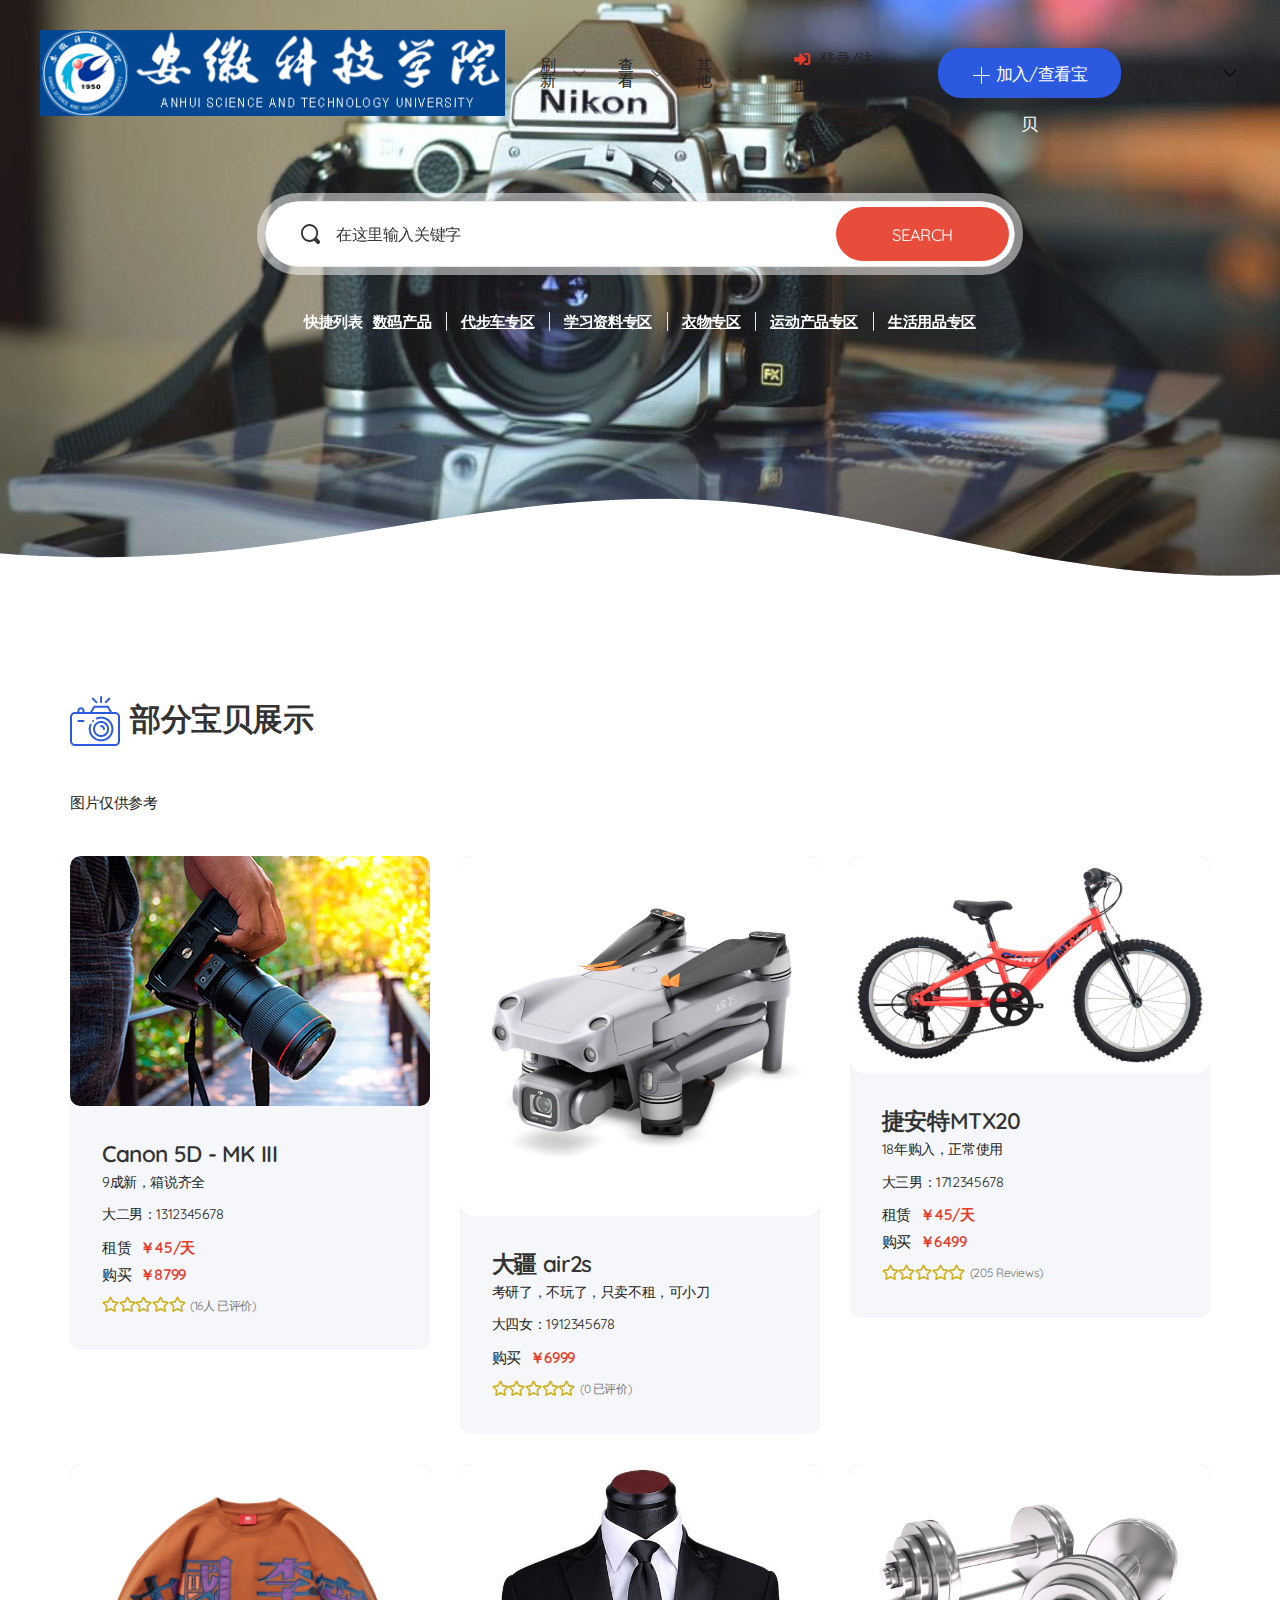
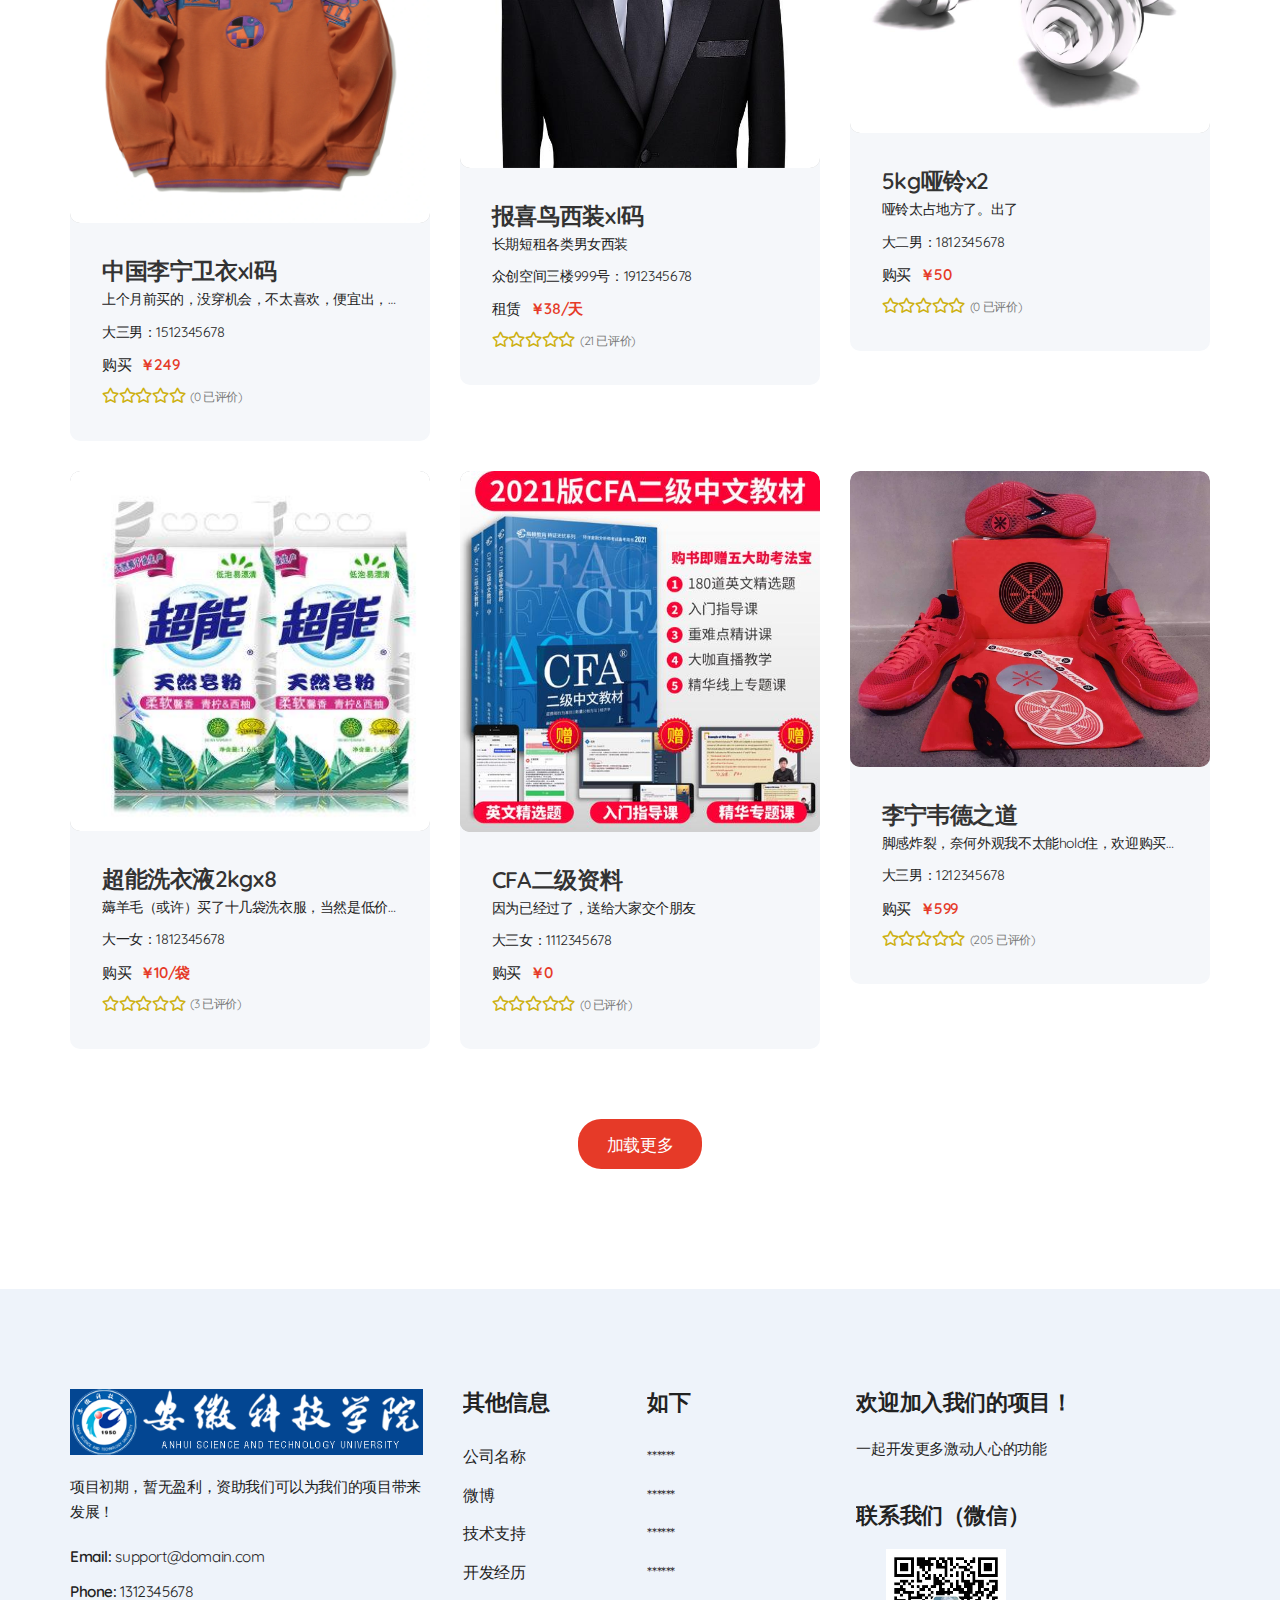
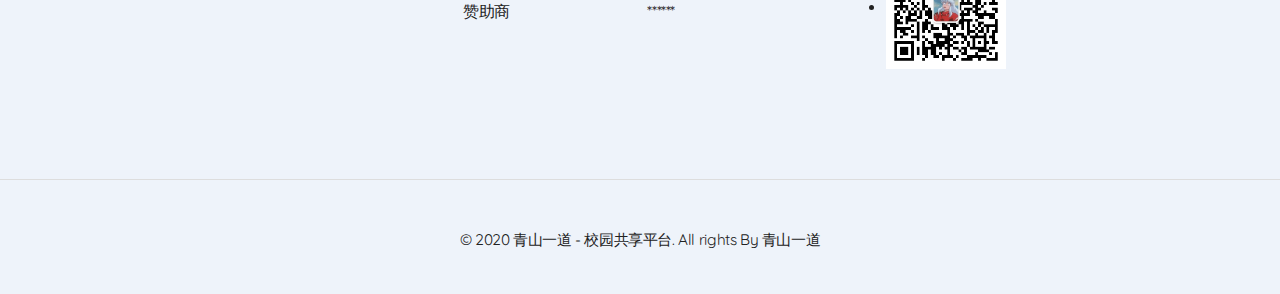
<file: page-item-listing.html>
<!DOCTYPE html>
<html lang="zxx">

	<head>
		<meta charset="utf-8">
		<title>宝贝列表</title>
		<meta content="校园共享平台" name="author">
		<meta content="青山一道队" name="description">
		<meta name="viewport" content="width=device-width, initial-scale=1.0">
		<meta name="HandheldFriendly" content="true">
		<meta name="format-detection" content="telephone=no">
		<meta content="IE=edge" http-equiv="X-UA-Compatible">
		<link rel="manifest" href="assets/img/favicon/manifest.json">
		<meta name="msapplication-TileColor" content="#ffffff">
		<meta name="theme-color" content="#ffffff">
		<link rel="stylesheet" href="assets/css/uikit.min.css">
		<link rel="stylesheet" href="assets/css/all.min.css">
		<link rel="stylesheet" href="assets/css/simple-line-icons.css">
		<link rel="stylesheet" href="assets/css/main.css">
	</head>

	<body class="page-home">
		<div class="page-wrapper">
			<header class="page-header page-header--transparent">
				<div class="page-header__scroll" data-uk-sticky="top: 100vh">
					<div class="uk-container uk-container-xlarge">
						<div class="page-header__inner">
							<div class="page-header__left">
								<div class="page-header__logo logo"><a class="logo__link" href="index.html"><img
											class="logo__img" src="assets/img/logo.png" alt="ahstu"></a></div>
							</div>
							<div class="page-header__right">
								<div class="page-header__mainmenu">
									<nav class="mainmenu" data-uk-navbar="">
										<ul class="uk-navbar-nav">
											<li><a href="index.html">刷新<span class="uk-icon"
														data-uk-icon="chevron-down"></span></a>
												<div class="uk-navbar-dropdown">
													<ul class="uk-nav uk-navbar-dropdown-nav">
														<li><a href="index.html">刷新</a></li>
													</ul>
												</div>
											</li>
											<li><a href="page-item-listing.html">查看<span class="uk-icon"
														data-uk-icon="chevron-down"></span></a>
												<div class="uk-navbar-dropdown">
													<ul class="uk-nav uk-navbar-dropdown-nav">
														<li><a href="page-item-listing.html">全部宝贝</a></li>
													</ul>
												</div>
											</li>
											<li><a href="page-blog-grid.html">其他<span class="uk-icon"
														data-uk-icon="chevron-down"></span></a>
												<div class="uk-navbar-dropdown">
													<ul class="uk-nav uk-navbar-dropdown-nav">
														<li><a href="page-blog-article.html">每日安科</a></li>
														<li><a href="page-contacts.html">联系我们</a></li>
													</ul>
												</div>
											</li>
										</ul>
									</nav>
								</div>
								<div class="page-header__sing-in"><a class="sing-in" href="login-register.html"> <i
											class="fas fa-sign-in-alt"></i><span>登录/注册</span></a></div>
								<div class="page-header__btn"> <a class="uk-button uk-button-primary"
										href="page-item-listing.html"> <span
											data-uk-icon="plus"></span><span>加入/查看宝贝</span></a></div>
								<div class="page-header__lang"><select class="select-lang uk-select" data-width="fit">
										<option value="简中">简中</option>
										<option value="繁中">繁中</option>
									</select></div>
								<div class="page-header__btn-menu"><a href="#offcanvas" data-uk-toggle
										data-uk-icon="menu"></a></div>
							</div>
						</div>
					</div>
				</div>
			</header>
			<main class="page-main">
				<div class="section-banner section-banner--item">
					<div class="section-banner__bg" style="background-image: url(assets/img/bg-banner-items.jpg)">
						<div class="uk-container uk-text-center">
							<div class="section-banner__content">
								<div class="section-banner__breadcrumb">
									<ul class="uk-breadcrumb">
									</ul>
								</div>
								<div>。</div>
								<div class="section-banner__form">
									<form action="#!">
										<div class="form-search">
											<div class="form-search__box"> <input type="text"
													placeholder="在这里输入关键字"><button class="uk-button uk-button-danger"
													type="submit">SEARCH</button></div>
										</div>
									</form>
								</div>
								<div class="section-banner__bottom">
									<div class="popular-searches"><span
											class="uk-margin-small-right uk-margin-small-bottom">快捷列表</span>
										<div class="uk-grid uk-grid-small uk-child-width-auto uk-grid-divider uk-flex-center uk-margin-small-bottom"
											data-uk-grid>
											<div><a href="#!">数码产品</a></div>
											<div><a href="#!">代步车专区</a></div>
											<div><a href="#!">学习资料专区</a></div>
											<div><a href="#!">衣物专区</a></div>
											<div><a href="#!">运动产品专区</a></div>
											<div><a href="#!">生活用品专区</a></div>
										</div>
									</div>
								</div>
							</div>
						</div>
					</div>
				</div>
				<div class="page-content">
					<div class="uk-section-large uk-container">
						<div class="uk-h2">
							<div class="uk-flex uk-flex-middle"><img class="uk-margin-small-right"
									src="assets/img/ico-photo.png" alt=""><span>部分宝贝展示</span></div>
						</div>
						<p><br>图片仅供参考</p>
						<div class="uk-grid uk-grid-medium uk-child-width-1-3@m uk-child-width-1-2@s uk-margin-medium-top"
							data-uk-grid>
							<div>
								<div class="rent-item">
									<div class="rent-item__box">
										<div class="rent-item__media"><a href="page-single-item.html"><img
													src="assets/img/rent-item-1.jpg" alt="Canon 5D - MK III" /></a>
										</div>
										<div class="rent-item__body">
											<div class="rent-item__title"> <a href="page-single-item.html">Canon 5D - MK
													III</a></div>
											<div class="rent-item__intro">9成新，箱说齐全</div>
											<div class="rent-item__intro">大二男：1312345678</div>
											<div class="rent-item__price">租赁 <b>￥45/天</b></div>
											<div class="rent-item__price">购买 <b>￥8799</b></div>
											<div class="rent-item__rating">
												<div class="rent-item__stars">
													<ul>
														<li><i class="far fa-star"></i></li>
														<li><i class="far fa-star"></i></li>
														<li><i class="far fa-star"></i></li>
														<li><i class="far fa-star"></i></li>
														<li><i class="far fa-star"></i></li>
													</ul>
												</div>
												<div class="rent-item__reviews">(16人 已评价)</div>
											</div>
										</div>
									</div>
								</div>
							</div>
							<div>
								<div class="rent-item">
									<div class="rent-item__box">
										<div class="rent-item__media"><a href="page-single-item.html"><img
													src="assets/img/rent-item-5.jpg" alt="大疆air2s" /></a></div>
										<div class="rent-item__body">
											<div class="rent-item__title"> <a href="page-single-item.html">大疆
													air2s</a></div>
											<div class="rent-item__intro">考研了，不玩了，只卖不租，可小刀</div>
											<div class="rent-item__intro">大四女：1912345678</div>
											<div class="rent-item__price">购买 <b>￥6999</b></div>
											<div class="rent-item__rating">
												<div class="rent-item__stars">
													<ul>
														<li><i class="far fa-star"></i></li>
														<li><i class="far fa-star"></i></li>
														<li><i class="far fa-star"></i></li>
														<li><i class="far fa-star"></i></li>
														<li><i class="far fa-star"></i></li>
													</ul>
												</div>
												<div class="rent-item__reviews">(0 已评价)</div>
											</div>
										</div>
									</div>
								</div>
							</div>
							<div>
								<div class="rent-item">
									<div class="rent-item__box">
										<div class="rent-item__media"><a href="page-single-item.html"><img
													src="assets/img/rent-item-3.jpg" alt="捷安特MTX20" /></a></div>
										<div class="rent-item__body">
											<div class="rent-item__title"> <a href="page-single-item.html">捷安特MTX20</a>
											</div>
											<div class="rent-item__intro">18年购入，正常使用</div>
											<div class="rent-item__intro">大三男：1712345678</div>
											<div class="rent-item__price">租赁 <b>￥45/天</b></div>
											<div class="rent-item__price">购买 <b>￥6499</b></div>
											<div class="rent-item__rating">
												<div class="rent-item__stars">
													<ul>
														<li><i class="far fa-star"></i></li>
														<li><i class="far fa-star"></i></li>
														<li><i class="far fa-star"></i></li>
														<li><i class="far fa-star"></i></li>
														<li><i class="far fa-star"></i></li>
													</ul>
												</div>
												<div class="rent-item__reviews">(205 Reviews)</div>
											</div>
										</div>
									</div>
								</div>
							</div>
							<div>
								<div class="rent-item">
									<div class="rent-item__box">
										<div class="rent-item__media"><a href="page-single-item.html"><img
													src="assets/img/rent-item-10.jpg" alt="李宁卫衣" /></a>
										</div>
										<div class="rent-item__body">
											<div class="rent-item__title"> <a href="page-single-item.html">中国李宁卫衣xl码</a>
											</div>
											<div class="rent-item__intro">上个月前买的，没穿机会，不太喜欢，便宜出，可小刀</div>
											<div class="rent-item__intro">大三男：1512345678</div>
											<div class="rent-item__price">购买 <b>￥249</b></div>
											<div class="rent-item__rating">
												<div class="rent-item__stars">
													<ul>
														<li><i class="far fa-star"></i></li>
														<li><i class="far fa-star"></i></li>
														<li><i class="far fa-star"></i></li>
														<li><i class="far fa-star"></i></li>
														<li><i class="far fa-star"></i></li>
													</ul>
												</div>
												<div class="rent-item__reviews">(0 已评价)</div>
											</div>
										</div>
									</div>
								</div>
							</div>
							<div>
								<div class="rent-item">
									<div class="rent-item__box">
										<div class="rent-item__media"><a href="page-single-item.html"><img
													src="assets/img/rent-item-11.jpg" alt="报喜鸟西装xl码" /></a></div>
										<div class="rent-item__body">
											<div class="rent-item__title"> <a href="page-single-item.html">报喜鸟西装xl码</a>
											</div>
											<div class="rent-item__intro">长期短租各类男女西装</div>
											<div class="rent-item__intro">众创空间三楼999号：1912345678</div>
											<div class="rent-item__price">租赁 <b>￥38/天</b></div>
											<div class="rent-item__rating">
												<div class="rent-item__stars">
													<ul>
														<li><i class="far fa-star"></i></li>
														<li><i class="far fa-star"></i></li>
														<li><i class="far fa-star"></i></li>
														<li><i class="far fa-star"></i></li>
														<li><i class="far fa-star"></i></li>
													</ul>
												</div>
												<div class="rent-item__reviews">(21 已评价)</div>
											</div>
										</div>
									</div>
								</div>
							</div>
							<div>
								<div class="rent-item">
									<div class="rent-item__box">
										<div class="rent-item__media"><a href="page-single-item.html"><img
													src="assets/img/rent-item-12.jpg" alt="5kg哑铃x2" /></a></div>
										<div class="rent-item__body">
											<div class="rent-item__title"> <a href="page-single-item.html">5kg哑铃x2</a>
											</div>
											<div class="rent-item__intro">哑铃太占地方了。出了</div>
											<div class="rent-item__intro">大二男：1812345678</div>
											<div class="rent-item__price">购买 <b>￥50</b></div>
											<div class="rent-item__rating">
												<div class="rent-item__stars">
													<ul>
														<li><i class="far fa-star"></i></li>
														<li><i class="far fa-star"></i></li>
														<li><i class="far fa-star"></i></li>
														<li><i class="far fa-star"></i></li>
														<li><i class="far fa-star"></i></li>
													</ul>
												</div>
												<div class="rent-item__reviews">(0 已评价)</div>
											</div>
										</div>
									</div>
								</div>
							</div>
							<div>
								<div class="rent-item">
									<div class="rent-item__box">
										<div class="rent-item__media"><a href="page-single-item.html"><img
													src="assets/img/rent-item-13.jpg" alt="超能洗衣液2kgx8" /></a>
										</div>
										<div class="rent-item__body">
											<div class="rent-item__title"> <a
													href="page-single-item.html">超能洗衣液2kgx8</a></div>
											<div class="rent-item__intro">薅羊毛（或许）买了十几袋洗衣服，当然是低价卖给姐妹们啦（用不掉）</div>
											<div class="rent-item__intro">大一女：1812345678</div>
											<div class="rent-item__price">购买 <b>￥10/袋</b></div>
											<div class="rent-item__rating">
												<div class="rent-item__stars">
													<ul>
														<li><i class="far fa-star"></i></li>
														<li><i class="far fa-star"></i></li>
														<li><i class="far fa-star"></i></li>
														<li><i class="far fa-star"></i></li>
														<li><i class="far fa-star"></i></li>
													</ul>
												</div>
												<div class="rent-item__reviews">(3 已评价)</div>
											</div>
										</div>
									</div>
								</div>
							</div>
							<div>
								<div class="rent-item">
									<div class="rent-item__box">
										<div class="rent-item__media"><a href="page-single-item.html"><img
													src="assets/img/rent-item-14.jpg" alt="CFA二级资料" /></a></div>
										<div class="rent-item__body">
											<div class="rent-item__title"> <a href="page-single-item.html">CFA二级资料</a>
											</div>
											<div class="rent-item__intro">因为已经过了，送给大家交个朋友</div>
											<div class="rent-item__intro">大三女：1112345678</div>
											<div class="rent-item__price">购买 <b>￥0</b></div>
											<div class="rent-item__rating">
												<div class="rent-item__stars">
													<ul>
														<li><i class="far fa-star"></i></li>
														<li><i class="far fa-star"></i></li>
														<li><i class="far fa-star"></i></li>
														<li><i class="far fa-star"></i></li>
														<li><i class="far fa-star"></i></li>
													</ul>
												</div>
												<div class="rent-item__reviews">(0 已评价)</div>
											</div>
										</div>
									</div>
								</div>
							</div>
							<div>
								<div class="rent-item">
									<div class="rent-item__box">
										<div class="rent-item__media"><a href="page-single-item.html"><img
													src="assets/img/rent-item-15.jpg" alt="李宁韦德之道" /></a>
										</div>
										<div class="rent-item__body">
											<div class="rent-item__title"> <a href="page-single-item.html">李宁韦德之道</a>
											</div>
											<div class="rent-item__intro">脚感炸裂，奈何外观我不太能hold住，欢迎购买和试穿</div>
											<div class="rent-item__intro">大三男：1212345678</div>
											<div class="rent-item__price">购买 <b>￥599</b></div>
											<div class="rent-item__rating">
												<div class="rent-item__stars">
													<ul>
														<li><i class="far fa-star"></i></li>
														<li><i class="far fa-star"></i></li>
														<li><i class="far fa-star"></i></li>
														<li><i class="far fa-star"></i></li>
														<li><i class="far fa-star"></i></li>
													</ul>
												</div>
												<div class="rent-item__reviews">(205 已评价)</div>
											</div>
										</div>
									</div>
								</div>
							</div>
						</div>
						<div class="uk-margin-large-top uk-text-center"><a class="uk-button uk-button-danger"
								href="#!">加载更多</a></div>
					</div>
				</div>
			</main>
			<footer class="page-footer">
				<div class="page-footer__top">
					<div class="uk-container">
						<div class="uk-grid" data-uk-grid>
							<div class="uk-width-1-3@m uk-width-1-2@s">
								<div class="logo"><a class="logo__link" href="index.html"><img class="logo__img"
											src="assets/img/logo.png" alt="ahstu"></a></div>
								<p>项目初期，暂无盈利，资助我们可以为我们的项目带来发展！</p>
								<ul class="uk-list">
									<li> <span>Email: </span><a href="mailto:support@domain.com">support@domain.com</a>
									</li>
									<li> <span>Phone: </span><a href="tel:1312345678">1312345678</a></li>
								</ul>
							</div>
							<div class="uk-width-1-3@m uk-width-1-2@s uk-flex-last@m">
								<h3 class="uk-h3">欢迎加入我们的项目！</h3>
								<p>一起开发更多激动人心的功能</p>
								<h3 class="uk-h3">联系我们（微信）</h3>
								<ul>
									<li><img src="assets/img/wechat.jpg" width="120px" height="120px" alt="加微信好友"></li>
								</ul>
							</div>
							<div class="uk-width-1-3@m uk-visible@s">
								<div class="uk-grid uk-grid-small uk-child-width-1-2@s" data-uk-grid>
									<div>
										<h3 class="uk-h3">其他信息</h3>
										<ul class="uk-nav uk-nav-default">
											<li> <a href="page-typography.html">公司名称</a></li>
											<li> <a href="page-typography.html">微博</a></li>
											<li> <a href="page-typography.html">技术支持</a></li>
											<li> <a href="page-typography.html">开发经历</a></li>
											<li> <a href="page-typography.html">赞助商</a></li>
										</ul>
									</div>
									<div>
										<h3 class="uk-h3">如下</h3>
										<ul class="uk-nav uk-nav-default">
											<li> <a href="#!"> ******</a></li>
											<li> <a href="#!"> ******</a></li>
											<li> <a href="#!"> ******</a></li>
											<li> <a href="#!"> ******</a></li>
											<li> <a href="#!"> ******</a></li>
										</ul>
									</div>
								</div>
							</div>
						</div>
					</div>
				</div>
				<div class="page-footer__bottom">
					<div class="uk-container"><span>© 2020 青山一道 - 校园共享平台. All rights By 青山一道</span></div>
				</div>
			</footer>
		</div>
		<script src="assets/js/jquery.min.js"></script>
		<script src="assets/js/uikit.min.js"></script>
		<script src="assets/js/uikit-icons.min.js"></script>
		<script src="assets/js/main.js"></script>
	</body>
</html>
</file>
<file: assets/css/simple-line-icons.css>
@font-face {
  font-family: 'simple-line-icons';
  src: url('../fonts/Simple-Line-Icons.eot?v=2.4.0');
  src: url('../fonts/Simple-Line-Icons.eot?v=2.4.0#iefix') format('embedded-opentype'), url('../fonts/Simple-Line-Icons.woff2?v=2.4.0') format('woff2'), url('../fonts/Simple-Line-Icons.ttf?v=2.4.0') format('truetype'), url('../fonts/Simple-Line-Icons.woff?v=2.4.0') format('woff'), url('../fonts/Simple-Line-Icons.svg?v=2.4.0#simple-line-icons') format('svg');
  font-weight: normal;
  font-style: normal;
}
/*
 Use the following CSS code if you want to have a class per icon.
 Instead of a list of all class selectors, you can use the generic [class*="icon-"] selector, but it's slower:
*/
.icon-user,
.icon-people,
.icon-user-female,
.icon-user-follow,
.icon-user-following,
.icon-user-unfollow,
.icon-login,
.icon-logout,
.icon-emotsmile,
.icon-phone,
.icon-call-end,
.icon-call-in,
.icon-call-out,
.icon-map,
.icon-location-pin,
.icon-direction,
.icon-directions,
.icon-compass,
.icon-layers,
.icon-menu,
.icon-list,
.icon-options-vertical,
.icon-options,
.icon-arrow-down,
.icon-arrow-left,
.icon-arrow-right,
.icon-arrow-up,
.icon-arrow-up-circle,
.icon-arrow-left-circle,
.icon-arrow-right-circle,
.icon-arrow-down-circle,
.icon-check,
.icon-clock,
.icon-plus,
.icon-minus,
.icon-close,
.icon-event,
.icon-exclamation,
.icon-organization,
.icon-trophy,
.icon-screen-smartphone,
.icon-screen-desktop,
.icon-plane,
.icon-notebook,
.icon-mustache,
.icon-mouse,
.icon-magnet,
.icon-energy,
.icon-disc,
.icon-cursor,
.icon-cursor-move,
.icon-crop,
.icon-chemistry,
.icon-speedometer,
.icon-shield,
.icon-screen-tablet,
.icon-magic-wand,
.icon-hourglass,
.icon-graduation,
.icon-ghost,
.icon-game-controller,
.icon-fire,
.icon-eyeglass,
.icon-envelope-open,
.icon-envelope-letter,
.icon-bell,
.icon-badge,
.icon-anchor,
.icon-wallet,
.icon-vector,
.icon-speech,
.icon-puzzle,
.icon-printer,
.icon-present,
.icon-playlist,
.icon-pin,
.icon-picture,
.icon-handbag,
.icon-globe-alt,
.icon-globe,
.icon-folder-alt,
.icon-folder,
.icon-film,
.icon-feed,
.icon-drop,
.icon-drawer,
.icon-docs,
.icon-doc,
.icon-diamond,
.icon-cup,
.icon-calculator,
.icon-bubbles,
.icon-briefcase,
.icon-book-open,
.icon-basket-loaded,
.icon-basket,
.icon-bag,
.icon-action-undo,
.icon-action-redo,
.icon-wrench,
.icon-umbrella,
.icon-trash,
.icon-tag,
.icon-support,
.icon-frame,
.icon-size-fullscreen,
.icon-size-actual,
.icon-shuffle,
.icon-share-alt,
.icon-share,
.icon-rocket,
.icon-question,
.icon-pie-chart,
.icon-pencil,
.icon-note,
.icon-loop,
.icon-home,
.icon-grid,
.icon-graph,
.icon-microphone,
.icon-music-tone-alt,
.icon-music-tone,
.icon-earphones-alt,
.icon-earphones,
.icon-equalizer,
.icon-like,
.icon-dislike,
.icon-control-start,
.icon-control-rewind,
.icon-control-play,
.icon-control-pause,
.icon-control-forward,
.icon-control-end,
.icon-volume-1,
.icon-volume-2,
.icon-volume-off,
.icon-calendar,
.icon-bulb,
.icon-chart,
.icon-ban,
.icon-bubble,
.icon-camrecorder,
.icon-camera,
.icon-cloud-download,
.icon-cloud-upload,
.icon-envelope,
.icon-eye,
.icon-flag,
.icon-heart,
.icon-info,
.icon-key,
.icon-link,
.icon-lock,
.icon-lock-open,
.icon-magnifier,
.icon-magnifier-add,
.icon-magnifier-remove,
.icon-paper-clip,
.icon-paper-plane,
.icon-power,
.icon-refresh,
.icon-reload,
.icon-settings,
.icon-star,
.icon-symbol-female,
.icon-symbol-male,
.icon-target,
.icon-credit-card,
.icon-paypal,
.icon-social-tumblr,
.icon-social-twitter,
.icon-social-facebook,
.icon-social-instagram,
.icon-social-linkedin,
.icon-social-pinterest,
.icon-social-github,
.icon-social-google,
.icon-social-reddit,
.icon-social-skype,
.icon-social-dribbble,
.icon-social-behance,
.icon-social-foursqare,
.icon-social-soundcloud,
.icon-social-spotify,
.icon-social-stumbleupon,
.icon-social-youtube,
.icon-social-dropbox,
.icon-social-vkontakte,
.icon-social-steam {
  font-family: 'simple-line-icons';
  speak: none;
  font-style: normal;
  font-weight: normal;
  font-variant: normal;
  text-transform: none;
  line-height: 1;
  /* Better Font Rendering =========== */
  -webkit-font-smoothing: antialiased;
  -moz-osx-font-smoothing: grayscale;
}
.icon-user:before {
  content: "\e005";
}
.icon-people:before {
  content: "\e001";
}
.icon-user-female:before {
  content: "\e000";
}
.icon-user-follow:before {
  content: "\e002";
}
.icon-user-following:before {
  content: "\e003";
}
.icon-user-unfollow:before {
  content: "\e004";
}
.icon-login:before {
  content: "\e066";
}
.icon-logout:before {
  content: "\e065";
}
.icon-emotsmile:before {
  content: "\e021";
}
.icon-phone:before {
  content: "\e600";
}
.icon-call-end:before {
  content: "\e048";
}
.icon-call-in:before {
  content: "\e047";
}
.icon-call-out:before {
  content: "\e046";
}
.icon-map:before {
  content: "\e033";
}
.icon-location-pin:before {
  content: "\e096";
}
.icon-direction:before {
  content: "\e042";
}
.icon-directions:before {
  content: "\e041";
}
.icon-compass:before {
  content: "\e045";
}
.icon-layers:before {
  content: "\e034";
}
.icon-menu:before {
  content: "\e601";
}
.icon-list:before {
  content: "\e067";
}
.icon-options-vertical:before {
  content: "\e602";
}
.icon-options:before {
  content: "\e603";
}
.icon-arrow-down:before {
  content: "\e604";
}
.icon-arrow-left:before {
  content: "\e605";
}
.icon-arrow-right:before {
  content: "\e606";
}
.icon-arrow-up:before {
  content: "\e607";
}
.icon-arrow-up-circle:before {
  content: "\e078";
}
.icon-arrow-left-circle:before {
  content: "\e07a";
}
.icon-arrow-right-circle:before {
  content: "\e079";
}
.icon-arrow-down-circle:before {
  content: "\e07b";
}
.icon-check:before {
  content: "\e080";
}
.icon-clock:before {
  content: "\e081";
}
.icon-plus:before {
  content: "\e095";
}
.icon-minus:before {
  content: "\e615";
}
.icon-close:before {
  content: "\e082";
}
.icon-event:before {
  content: "\e619";
}
.icon-exclamation:before {
  content: "\e617";
}
.icon-organization:before {
  content: "\e616";
}
.icon-trophy:before {
  content: "\e006";
}
.icon-screen-smartphone:before {
  content: "\e010";
}
.icon-screen-desktop:before {
  content: "\e011";
}
.icon-plane:before {
  content: "\e012";
}
.icon-notebook:before {
  content: "\e013";
}
.icon-mustache:before {
  content: "\e014";
}
.icon-mouse:before {
  content: "\e015";
}
.icon-magnet:before {
  content: "\e016";
}
.icon-energy:before {
  content: "\e020";
}
.icon-disc:before {
  content: "\e022";
}
.icon-cursor:before {
  content: "\e06e";
}
.icon-cursor-move:before {
  content: "\e023";
}
.icon-crop:before {
  content: "\e024";
}
.icon-chemistry:before {
  content: "\e026";
}
.icon-speedometer:before {
  content: "\e007";
}
.icon-shield:before {
  content: "\e00e";
}
.icon-screen-tablet:before {
  content: "\e00f";
}
.icon-magic-wand:before {
  content: "\e017";
}
.icon-hourglass:before {
  content: "\e018";
}
.icon-graduation:before {
  content: "\e019";
}
.icon-ghost:before {
  content: "\e01a";
}
.icon-game-controller:before {
  content: "\e01b";
}
.icon-fire:before {
  content: "\e01c";
}
.icon-eyeglass:before {
  content: "\e01d";
}
.icon-envelope-open:before {
  content: "\e01e";
}
.icon-envelope-letter:before {
  content: "\e01f";
}
.icon-bell:before {
  content: "\e027";
}
.icon-badge:before {
  content: "\e028";
}
.icon-anchor:before {
  content: "\e029";
}
.icon-wallet:before {
  content: "\e02a";
}
.icon-vector:before {
  content: "\e02b";
}
.icon-speech:before {
  content: "\e02c";
}
.icon-puzzle:before {
  content: "\e02d";
}
.icon-printer:before {
  content: "\e02e";
}
.icon-present:before {
  content: "\e02f";
}
.icon-playlist:before {
  content: "\e030";
}
.icon-pin:before {
  content: "\e031";
}
.icon-picture:before {
  content: "\e032";
}
.icon-handbag:before {
  content: "\e035";
}
.icon-globe-alt:before {
  content: "\e036";
}
.icon-globe:before {
  content: "\e037";
}
.icon-folder-alt:before {
  content: "\e039";
}
.icon-folder:before {
  content: "\e089";
}
.icon-film:before {
  content: "\e03a";
}
.icon-feed:before {
  content: "\e03b";
}
.icon-drop:before {
  content: "\e03e";
}
.icon-drawer:before {
  content: "\e03f";
}
.icon-docs:before {
  content: "\e040";
}
.icon-doc:before {
  content: "\e085";
}
.icon-diamond:before {
  content: "\e043";
}
.icon-cup:before {
  content: "\e044";
}
.icon-calculator:before {
  content: "\e049";
}
.icon-bubbles:before {
  content: "\e04a";
}
.icon-briefcase:before {
  content: "\e04b";
}
.icon-book-open:before {
  content: "\e04c";
}
.icon-basket-loaded:before {
  content: "\e04d";
}
.icon-basket:before {
  content: "\e04e";
}
.icon-bag:before {
  content: "\e04f";
}
.icon-action-undo:before {
  content: "\e050";
}
.icon-action-redo:before {
  content: "\e051";
}
.icon-wrench:before {
  content: "\e052";
}
.icon-umbrella:before {
  content: "\e053";
}
.icon-trash:before {
  content: "\e054";
}
.icon-tag:before {
  content: "\e055";
}
.icon-support:before {
  content: "\e056";
}
.icon-frame:before {
  content: "\e038";
}
.icon-size-fullscreen:before {
  content: "\e057";
}
.icon-size-actual:before {
  content: "\e058";
}
.icon-shuffle:before {
  content: "\e059";
}
.icon-share-alt:before {
  content: "\e05a";
}
.icon-share:before {
  content: "\e05b";
}
.icon-rocket:before {
  content: "\e05c";
}
.icon-question:before {
  content: "\e05d";
}
.icon-pie-chart:before {
  content: "\e05e";
}
.icon-pencil:before {
  content: "\e05f";
}
.icon-note:before {
  content: "\e060";
}
.icon-loop:before {
  content: "\e064";
}
.icon-home:before {
  content: "\e069";
}
.icon-grid:before {
  content: "\e06a";
}
.icon-graph:before {
  content: "\e06b";
}
.icon-microphone:before {
  content: "\e063";
}
.icon-music-tone-alt:before {
  content: "\e061";
}
.icon-music-tone:before {
  content: "\e062";
}
.icon-earphones-alt:before {
  content: "\e03c";
}
.icon-earphones:before {
  content: "\e03d";
}
.icon-equalizer:before {
  content: "\e06c";
}
.icon-like:before {
  content: "\e068";
}
.icon-dislike:before {
  content: "\e06d";
}
.icon-control-start:before {
  content: "\e06f";
}
.icon-control-rewind:before {
  content: "\e070";
}
.icon-control-play:before {
  content: "\e071";
}
.icon-control-pause:before {
  content: "\e072";
}
.icon-control-forward:before {
  content: "\e073";
}
.icon-control-end:before {
  content: "\e074";
}
.icon-volume-1:before {
  content: "\e09f";
}
.icon-volume-2:before {
  content: "\e0a0";
}
.icon-volume-off:before {
  content: "\e0a1";
}
.icon-calendar:before {
  content: "\e075";
}
.icon-bulb:before {
  content: "\e076";
}
.icon-chart:before {
  content: "\e077";
}
.icon-ban:before {
  content: "\e07c";
}
.icon-bubble:before {
  content: "\e07d";
}
.icon-camrecorder:before {
  content: "\e07e";
}
.icon-camera:before {
  content: "\e07f";
}
.icon-cloud-download:before {
  content: "\e083";
}
.icon-cloud-upload:before {
  content: "\e084";
}
.icon-envelope:before {
  content: "\e086";
}
.icon-eye:before {
  content: "\e087";
}
.icon-flag:before {
  content: "\e088";
}
.icon-heart:before {
  content: "\e08a";
}
.icon-info:before {
  content: "\e08b";
}
.icon-key:before {
  content: "\e08c";
}
.icon-link:before {
  content: "\e08d";
}
.icon-lock:before {
  content: "\e08e";
}
.icon-lock-open:before {
  content: "\e08f";
}
.icon-magnifier:before {
  content: "\e090";
}
.icon-magnifier-add:before {
  content: "\e091";
}
.icon-magnifier-remove:before {
  content: "\e092";
}
.icon-paper-clip:before {
  content: "\e093";
}
.icon-paper-plane:before {
  content: "\e094";
}
.icon-power:before {
  content: "\e097";
}
.icon-refresh:before {
  content: "\e098";
}
.icon-reload:before {
  content: "\e099";
}
.icon-settings:before {
  content: "\e09a";
}
.icon-star:before {
  content: "\e09b";
}
.icon-symbol-female:before {
  content: "\e09c";
}
.icon-symbol-male:before {
  content: "\e09d";
}
.icon-target:before {
  content: "\e09e";
}
.icon-credit-card:before {
  content: "\e025";
}
.icon-paypal:before {
  content: "\e608";
}
.icon-social-tumblr:before {
  content: "\e00a";
}
.icon-social-twitter:before {
  content: "\e009";
}
.icon-social-facebook:before {
  content: "\e00b";
}
.icon-social-instagram:before {
  content: "\e609";
}
.icon-social-linkedin:before {
  content: "\e60a";
}
.icon-social-pinterest:before {
  content: "\e60b";
}
.icon-social-github:before {
  content: "\e60c";
}
.icon-social-google:before {
  content: "\e60d";
}
.icon-social-reddit:before {
  content: "\e60e";
}
.icon-social-skype:before {
  content: "\e60f";
}
.icon-social-dribbble:before {
  content: "\e00d";
}
.icon-social-behance:before {
  content: "\e610";
}
.icon-social-foursqare:before {
  content: "\e611";
}
.icon-social-soundcloud:before {
  content: "\e612";
}
.icon-social-spotify:before {
  content: "\e613";
}
.icon-social-stumbleupon:before {
  content: "\e614";
}
.icon-social-youtube:before {
  content: "\e008";
}
.icon-social-dropbox:before {
  content: "\e00c";
}
.icon-social-vkontakte:before {
  content: "\e618";
}
.icon-social-steam:before {
  content: "\e620";
}
</file>
<file: assets/css/main.css>
@font-face {
  font-display: swap;
  src: url("../fonts/Nunito-ExtraLight.woff") format("woff"), url("../fonts/Nunito-ExtraLight.woff2") format("woff2");
  font-family: "Nunito";
  font-style: normal;
  font-weight: 200;
}

@font-face {
  font-display: swap;
  src: url("../fonts/Nunito-Light.woff") format("woff"), url("../fonts/Nunito-Light.woff2") format("woff2");
  font-family: "Nunito";
  font-style: normal;
  font-weight: 300;
}

@font-face {
  font-display: swap;
  src: url("../fonts/Nunito-Italic.woff") format("woff"), url("../fonts/Nunito-Italic.woff2") format("woff2");
  font-family: "Nunito";
  font-style: italic;
  font-weight: 400;
}

@font-face {
  font-display: swap;
  src: url("../fonts/Nunito-Regular.woff") format("woff"), url("../fonts/Nunito-Regular.woff2") format("woff2");
  font-family: "Nunito";
  font-style: normal;
  font-weight: 400;
}

@font-face {
  font-display: swap;
  src: url("../fonts/Nunito-SemiBold.woff") format("woff"), url("../fonts/Nunito-SemiBold.woff2") format("woff2");
  font-family: "Nunito";
  font-style: normal;
  font-weight: 600;
}

@font-face {
  font-display: swap;
  src: url("../fonts/Nunito-Bold.woff") format("woff"), url("../fonts/Nunito-Bold.woff2") format("woff2");
  font-family: "Nunito";
  font-style: normal;
  font-weight: 700;
}

@font-face {
  font-display: swap;
  src: url("../fonts/Nunito-ExtraBold.woff") format("woff"), url("../fonts/Nunito-ExtraBold.woff2") format("woff2");
  font-family: "Nunito";
  font-style: normal;
  font-weight: 800;
}

@font-face {
  font-display: swap;
  src: url("../fonts/Nunito-Black.woff") format("woff"), url("../fonts/Nunito-Black.woff2") format("woff2");
  font-family: "Nunito";
  font-style: normal;
  font-weight: 900;
}

@font-face {
  font-display: swap;
  src: url("../fonts/Quicksand-Light.woff") format("woff"), url("../fonts/Quicksand-Light.woff2") format("woff2");
  font-family: "Quicksand";
  font-style: normal;
  font-weight: 300;
}

@font-face {
  font-display: swap;
  src: url("../fonts/Quicksand-Regular.woff") format("woff"), url("../fonts/Quicksand-Regular.woff2") format("woff2");
  font-family: "Quicksand";
  font-style: normal;
  font-weight: 400;
}

@font-face {
  font-display: swap;
  src: url("../fonts/Quicksand-Medium.woff") format("woff"), url("../fonts/Quicksand-Medium.woff2") format("woff2");
  font-family: "Quicksand";
  font-style: normal;
  font-weight: 500;
}

@font-face {
  font-display: swap;
  src: url("../fonts/Quicksand-SemiBold.woff") format("woff"), url("../fonts/Quicksand-SemiBold.woff2") format("woff2");
  font-family: "Quicksand";
  font-style: normal;
  font-weight: 600;
}

@font-face {
  font-display: swap;
  src: url("../fonts/Quicksand-Bold.woff") format("woff"), url("../fonts/Quicksand-Bold.woff2") format("woff2");
  font-family: "Quicksand";
  font-style: normal;
  font-weight: 700;
}

@font-face {
  font-display: swap;
  src: url("../fonts/fa-brands-400.woff") format("woff"), url("../fonts/fa-brands-400.woff2") format("woff2");
  font-family: "Font Awesome 5 Brands";
  font-style: normal;
  font-weight: 400;
}

@font-face {
  font-display: swap;
  src: url("../fonts/fa-regular-400.woff") format("woff"), url("../fonts/fa-regular-400.woff2") format("woff2");
  font-family: "Font Awesome 5 Free";
  font-style: normal;
  font-weight: 400;
}

@font-face {
  font-display: swap;
  src: url("../fonts/fa-solid-900.woff") format("woff"), url("../fonts/fa-solid-900.woff2") format("woff2");
  font-family: "Font Awesome 5 Free";
  font-style: normal;
  font-weight: 900;
}

@font-face {
  font-display: swap;
  src: url("../fonts/Simple-Line-Icons.woff") format("woff"), url("../fonts/Simple-Line-Icons.woff2") format("woff2");
  font-family: "simple-line-icons";
  font-style: normal;
  font-weight: 400;
}

html,
body {
  color: #222222;
  font-family: Quicksand;
  font-size: 16px;
  font-style: normal;
  font-weight: normal;
  letter-spacing: -0.025em;
  line-height: 1.63;
}

.uk-h1,
.uk-h2,
.uk-h3,
.uk-h4,
.uk-h5,
.uk-h6,
.uk-heading-2xlarge,
.uk-heading-large,
.uk-heading-medium,
.uk-heading-small,
.uk-heading-xlarge,
h1,
h2,
h3,
h4,
h5,
h6 {
  font-family: Nunito;
  font-weight: 700;
}

.section-title {
  display: block;
  position: relative;
  margin-bottom: 60px;
}

.section-title span {
  display: inline-block;
  position: relative;
  margin-bottom: 18px;
  color: #222222;
  font-family: Quicksand;
  font-size: 16px;
  font-style: normal;
  font-weight: normal;
  letter-spacing: -0.025em;
  line-height: 1.1;
}

.section-title span:before,
.section-title span:after {
  display: block;
  position: absolute;
  top: 50%;
  width: 37px;
  height: 1px;
  background-color: #E63A28;
  content: '';
}

.section-title span:before {
  right: calc(100% + 23px);
}

.section-title span::after {
  left: calc(100% + 23px);
}

.section-title .uk-h3 {
  display: block;
  position: relative;
  margin: 0;
  color: #333333;
  font-family: Nunito;
  font-size: 60px;
  font-style: normal;
  font-weight: bold;
  line-height: 1.37;
  text-align: center;
}

.section-title p {
  margin-top: 8px;
  margin-bottom: 0;
  color: #222222;
  font-family: Quicksand;
  font-size: 16px;
  font-style: normal;
  font-weight: normal;
  letter-spacing: -0.025em;
  line-height: 1.63;
  text-align: center;
}

.page-content h1,
.page-content h2,
.page-content h3,
.page-content h4,
.page-content h5,
.page-content h6 {
  -webkit-box-align: center;
  -ms-flex-align: center;
  display: -webkit-box;
  display: -ms-flexbox;
  display: flex;
  align-items: center;
}

.page-content h1 .icon-accent,
.page-content h2 .icon-accent,
.page-content h3 .icon-accent,
.page-content h4 .icon-accent,
.page-content h5 .icon-accent,
.page-content h6 .icon-accent {
  display: inline-block;
  margin-right: 11px;
  color: #E63A28;
}

.page-content h1 small,
.page-content h2 small,
.page-content h3 small,
.page-content h4 small,
.page-content h5 small,
.page-content h6 small {
  margin-left: 10px;
  color: #222222;
  font-family: Quicksand;
  font-size: 16px;
  font-style: normal;
  font-weight: normal;
  line-height: 26px;
}

.page-content h1 small b,
.page-content h2 small b,
.page-content h3 small b,
.page-content h4 small b,
.page-content h5 small b,
.page-content h6 small b {
  color: #E63A28;
}

* {
  -webkit-box-sizing: border-box;
  box-sizing: border-box;
}

body {
  -webkit-tap-highlight-color: rgba(0, 0, 0, 0);
}

.page-wrapper {
  -webkit-box-orient: vertical;
  -webkit-box-direction: normal;
  -ms-flex-direction: column;
  -webkit-box-pack: justify;
  -ms-flex-pack: justify;
  display: -webkit-box;
  display: -ms-flexbox;
  display: flex;
  flex-direction: column;
  justify-content: space-between;
  min-height: 100vh;
  overflow: hidden;
}

.page-wrapper .page-main {
  -webkit-box-flex: 1;
  -ms-flex-positive: 1;
  flex-grow: 1;
}

.uk-container {
  max-width: 1140px;
}

.uk-container-large {
  max-width: 1335px;
}

.uk-container-xlarge {
  max-width: 1660px;
}

.uk-container-expand {
  max-width: none;
}

.uk-section-large {
  padding-top: 60px;
  padding-bottom: 60px;
}

.uk-lightbox {
  background-color: rgba(0, 0, 0, 0.8);
}

.uk-lightbox img {
  border-radius: 10px;
}

.uk-button {
  -webkit-transition: 0.5s;
  -o-transition: 0.5s;
  height: 50px;
  padding: 0 30px;
  padding: 0 1.67em;
  border-radius: 1.39em;
  font-size: 18px;
  letter-spacing: -0.025em;
  line-height: 50px;
  text-transform: none;
  transition: 0.5s;
}

.uk-button .uk-icon + * {
  margin-left: 4px;
}

.uk-button [class*='icon-'] {
  -webkit-transition: 0.5s;
  -o-transition: 0.5s;
  margin-right: 8px;
  transition: 0.5s;
}

.uk-button-default {
  border: 1px solid #EEEEEE;
  color: #222222;
  font-size: 14px;
  font-weight: bold;
}

.uk-button-default:hover,
.uk-button-default:focus,
.uk-button-default:active {
  border-color: #E63A28;
  background-color: #E63A28;
  color: #ffffff;
}

.uk-button-default:hover [class*='icon-'],
.uk-button-default:focus [class*='icon-'],
.uk-button-default:active [class*='icon-'] {
  color: #ffffff;
}

.uk-button-default [class*='icon-'] {
  color: #2B5AE1;
}

.uk-button-primary {
  background-color: #2B5AE1;
}

.uk-button-danger {
  background-color: #E63A28;
}

.uk-button-danger:hover,
.uk-button-danger:focus,
.uk-button-danger:active {
  background-color: #c42717;
}

.uk-icon-button {
  -webkit-box-sizing: border-box;
  -webkit-transition: 0.3s;
  -o-transition: 0.3s;
  box-sizing: border-box;
  width: 36px;
  height: 36px;
  border: 1px solid #CDDBE7;
  color: #2B5AE1;
  transition: 0.3s;
}

.uk-icon-button:hover,
.uk-icon-button:focus,
.uk-icon-button:active {
  border-color: #2B5AE1;
  background-color: #2B5AE1;
  color: #ffffff;
  text-decoration: none;
}

.uk-dotnav > * > * {
  width: 25px;
  height: 3px;
  margin-bottom: 10px;
  border: none;
  border-radius: 0;
  background-color: rgba(34, 34, 34, 0.15);
}

.uk-dotnav > .uk-active > * {
  background-color: #E63A28;
}

.uk-pagination > * + * {
  margin-left: 10px;
}

.uk-pagination > * > * {
  -webkit-box-pack: center;
  -ms-flex-pack: center;
  -webkit-box-align: center;
  -ms-flex-align: center;
  -webkit-box-sizing: border-box;
  -webkit-transition: 0.3s;
  -o-transition: 0.3s;
  box-sizing: border-box;
  display: -webkit-box;
  display: -ms-flexbox;
  display: flex;
  align-items: center;
  justify-content: center;
  width: 50px;
  height: 50px;
  padding: 0;
  border: 1px solid #EEEEEE;
  border-radius: 50%;
  color: #222222;
  font-size: 18px;
  line-height: 1;
  transition: 0.3s;
}

.uk-pagination > * > *:hover,
.uk-pagination > * > *:focus,
.uk-pagination > * > *:active {
  background-color: #E63A28;
  color: #ffffff;
}

.uk-pagination > *.uk-active > * {
  background-color: #E63A28;
  color: #ffffff;
}

.uk-input,
.uk-select,
.uk-textarea {
  padding-left: 20px;
  border-radius: 16px;
  color: #222222;
  font-size: 16px;
  font-style: normal;
  font-weight: normal;
}

.uk-input::-webkit-input-placeholder,
.uk-select::-webkit-input-placeholder,
.uk-textarea::-webkit-input-placeholder {
  color: #222222;
  font-size: 16px;
  font-style: normal;
  font-weight: normal;
}

.uk-input::-moz-placeholder,
.uk-select::-moz-placeholder,
.uk-textarea::-moz-placeholder {
  color: #222222;
  font-size: 16px;
  font-style: normal;
  font-weight: normal;
}

.uk-input:-ms-input-placeholder,
.uk-select:-ms-input-placeholder,
.uk-textarea:-ms-input-placeholder {
  color: #222222;
  font-size: 16px;
  font-style: normal;
  font-weight: normal;
}

.uk-input::-ms-input-placeholder,
.uk-select::-ms-input-placeholder,
.uk-textarea::-ms-input-placeholder {
  color: #222222;
  font-size: 16px;
  font-style: normal;
  font-weight: normal;
}

.uk-input::placeholder,
.uk-select::placeholder,
.uk-textarea::placeholder {
  color: #222222;
  font-size: 16px;
  font-style: normal;
  font-weight: normal;
}

.uk-input,
.uk-select:not([multiple]):not([size]) {
  height: 50px;
  border-radius: 25px;
  line-height: 50px;
}

.uk-textarea {
  height: 160px;
  padding-top: 15px;
  resize: none;
}

.social {
  -webkit-box-pack: start;
  -ms-flex-pack: start;
  -webkit-box-align: center;
  -ms-flex-align: center;
  display: -webkit-box;
  display: -ms-flexbox;
  display: flex;
  align-items: center;
  justify-content: flex-start;
  margin: 0;
  padding: 0;
  list-style-type: none;
}

.social li {
  display: block;
  position: relative;
}

.social li + li {
  margin-left: 8px;
}

.social li a {
  -webkit-box-pack: center;
  -ms-flex-pack: center;
  -webkit-box-align: center;
  -ms-flex-align: center;
  -webkit-transition: 0.5s;
  -o-transition: 0.5s;
  display: -webkit-box;
  display: -ms-flexbox;
  display: flex;
  align-items: center;
  justify-content: center;
  width: 44px;
  height: 44px;
  border-radius: 50%;
  background-color: #ffffff;
  color: #5F8AD4;
  transition: 0.5s;
}

.social li a:hover,
.social li a:focus,
.social li a:active {
  background-color: #E63A28;
  color: #ffffff;
  text-decoration: none;
}

.stars-list {
  -webkit-box-pack: start;
  -ms-flex-pack: start;
  -webkit-box-align: center;
  -ms-flex-align: center;
  display: -webkit-box;
  display: -ms-flexbox;
  display: flex;
  align-items: center;
  justify-content: flex-start;
  margin: 0;
  padding: 0;
  list-style-type: none;
}

.stars-list li {
  color: #CDB010;
}

.stars-list li + li {
  margin-left: 2px;
}

.block-rating {
  -webkit-box-align: center;
  -ms-flex-align: center;
  display: -webkit-inline-box;
  display: -ms-inline-flexbox;
  display: inline-flex;
  position: relative;
  align-items: center;
  height: 54px;
  margin: 25px 0;
  padding: 0 0 0 34px;
  border-radius: 27px;
  background: #F5F7FA;
  color: #222222;
  font-size: 16px;
  font-style: normal;
  font-weight: normal;
  line-height: 54px;
}

.block-rating__text {
  display: inline-block;
  margin-right: 9px;
}

.block-rating__stars {
  margin-right: 19px;
  margin-left: 9px;
}

.block-rating__numb {
  ine-height: 54px;
  height: 54px;
  padding: 0 27px;
  border-radius: 27px;
  background-color: #2B5AE1;
  color: #ffffff;
  font-size: 18px;
}

.time-work-list {
  margin: 0;
  padding: 0;
  list-style-type: none;
}

.time-work-list li {
  -webkit-box-align: center;
  -ms-flex-align: center;
  display: -webkit-box;
  display: -ms-flexbox;
  display: flex;
  align-items: center;
  color: #222222;
  font-size: 16px;
  font-style: normal;
  font-weight: normal;
  line-height: 2.25;
}

.time-work-list li strong {
  min-width: 150px;
  margin-right: 24px;
  font-weight: 700;
}

.page-header {
  display: block;
  position: relative;
}

.page-header__scroll {
  background-color: #ffffff;
}

.page-header__scroll.uk-active {
  -webkit-box-shadow: 0 0 20px 10px rgba(0, 0, 0, 0.15);
  z-index: 5;
  background-color: #ffffff;
  box-shadow: 0 0 20px 10px rgba(0, 0, 0, 0.15);
}

.page-header__scroll.uk-active .page-header__inner {
  padding: 10px 0 15px;
}

.page-header__inner {
  -webkit-box-pack: justify;
  -ms-flex-pack: justify;
  -webkit-box-align: center;
  -ms-flex-align: center;
  -webkit-transition: 0.5s;
  -o-transition: 0.5s;
  display: -webkit-box;
  display: -ms-flexbox;
  display: flex;
  align-items: center;
  justify-content: space-between;
  padding: 30px 0;
  transition: 0.5s;
}

.page-header__left {
  -webkit-box-pack: start;
  -ms-flex-pack: start;
  -webkit-box-align: center;
  -ms-flex-align: center;
  display: -webkit-box;
  display: -ms-flexbox;
  display: flex;
  align-items: center;
  justify-content: flex-start;
}

.page-header__logo {
  margin-right: 20px;
}

.page-header__right {
  -webkit-box-pack: end;
  -ms-flex-pack: end;
  -webkit-box-align: center;
  -ms-flex-align: center;
  display: -webkit-box;
  display: -ms-flexbox;
  display: flex;
  align-items: center;
  justify-content: flex-end;
}

.page-header__mainmenu {
  margin-right: 35px;
}

.page-header__sing-in {
  margin-right: 53px;
}

.page-header__btn {
  margin-right: 50px;
}

.page-header__btn-menu {
  display: none;
  margin-left: 30px;
}

.page-header.page-header--transparent {
  z-index: 4;
  position: absolute;
  top: 0;
  left: 0;
  width: 100%;
}

.page-header.page-header--transparent .page-header__scroll {
  background-color: transparent;
}

.page-header.page-header--transparent .page-header__scroll.uk-active {
  -webkit-box-shadow: 0 0 20px 10px rgba(0, 0, 0, 0.15);
  z-index: 5;
  background-color: #ffffff;
  box-shadow: 0 0 20px 10px rgba(0, 0, 0, 0.15);
}

.sing-in {
  -webkit-text-decoration-line: underline;
  -webkit-transition: 0.5s;
  -o-transition: 0.5s;
  color: #222222;
  font-size: 16px;
  letter-spacing: -0.025em;
  line-height: 1;
  text-decoration-line: underline;
  transition: 0.5s;
}

.sing-in i {
  -webkit-transition: 0.5s;
  -o-transition: 0.5s;
  margin-right: 9px;
  color: #E63A28;
  transition: 0.5s;
}

.sing-in:hover,
.sing-in:focus,
.sing-in:active {
  color: #2B5AE1;
  text-decoration: none;
}

.sing-in:hover i,
.sing-in:focus i,
.sing-in:active i {
  color: #2B5AE1;
}

.select-lang {
  border: 0;
  background-color: transparent;
}

.select-lang.uk-select:not([multiple]):not([size]) {
  background-image: url("data:image/svg+xml,%3Csvg width='20' height='20' viewBox='0 0 20 20' xmlns='http://www.w3.org/2000/svg'%3E%3Cpolyline fill='none' stroke='%23000' stroke-width='1.03' points='16 7 10 13 4 7'%3E%3C/polyline%3E%3C/svg%3E");
  background-position: 100% 50%;
  background-repeat: no-repeat;
}

.page-footer {
  display: block;
  position: relative;
  background: #EEF3FA;
}

.page-footer__top {
  padding: 100px 0 110px;
}

.page-footer__top .uk-h3 {
  -o-text-overflow: ellipsis;
  margin-bottom: 20px;
  overflow: hidden;
  color: #222222;
  font-family: Quicksand;
  font-size: 24px;
  font-style: normal;
  font-weight: 600;
  line-height: 1.25;
  text-overflow: ellipsis;
  white-space: nowrap;
}

.page-footer__top .uk-list li {
  color: #222222;
  font-weight: 600;
}

.page-footer__top .uk-list li a {
  -webkit-transition: 0.3s;
  -o-transition: 0.3s;
  color: #222222;
  font-weight: 400;
  transition: 0.3s;
}

.page-footer__top .uk-list li a:hover,
.page-footer__top .uk-list li a:focus,
.page-footer__top .uk-list li a:active {
  color: #E63A28;
  text-decoration: none;
}

.page-footer__top .uk-nav-default li a {
  -webkit-transition: 0.3s;
  -o-transition: 0.3s;
  color: #222222;
  font-size: 16px;
  line-height: 1.8;
  transition: 0.3s;
}

.page-footer__top .uk-nav-default li a:hover,
.page-footer__top .uk-nav-default li a:focus,
.page-footer__top .uk-nav-default li a:active {
  color: #E63A28;
  text-decoration: none;
}

.page-footer__bottom {
  padding: 48px 0 41px;
  border-top: 1px solid #DDDDDD;
  color: #222222;
  text-align: center;
}

.mainmenu .uk-navbar-nav > li > a {
  min-height: 60px;
  color: #222222;
  font-size: 16px;
  letter-spacing: -0.025em;
  line-height: 15px;
  text-transform: none;
}

.uk-offcanvas-bar {
  background-color: #ffffff;
}

.uk-offcanvas-bar .uk-button-primary {
  width: 100%;
  background-color: #2B5AE1;
  color: #ffffff;
}

.uk-offcanvas-bar .uk-close {
  color: #222222;
}

.uk-offcanvas-bar .uk-nav-default > li > a {
  color: #222222;
  font-size: 18px;
}

.uk-offcanvas-bar .uk-nav-default > li > a:hover,
.uk-offcanvas-bar .uk-nav-default > li > a:focus,
.uk-offcanvas-bar .uk-nav-default > li > a:active {
  color: #E63A28;
}

.uk-offcanvas-bar .uk-nav-default > li.uk-parent > a::after {
  width: 10px;
  height: 10px;
  margin-top: 10px;
  background-image: url("data:image/svg+xml,%3Csvg width='20' height='20' viewBox='0 0 20 20' xmlns='http://www.w3.org/2000/svg'%3E%3Cpolyline fill='none' stroke='%23000' stroke-width='1.03' points='16 7 10 13 4 7'%3E%3C/polyline%3E%3C/svg%3E");
  opacity: 0.5;
}

.uk-offcanvas-bar .uk-nav-default > li.uk-parent.uk-open > a {
  color: #E63A28;
}

.uk-offcanvas-bar .uk-nav-default > li.uk-parent.uk-open > a::after {
  background-image: url("data:image/svg+xml,%3Csvg width='20' height='20' viewBox='0 0 20 20' xmlns='http://www.w3.org/2000/svg'%3E%3Cpolyline fill='none' stroke='%23000' stroke-width='1.03' points='4 13 10 7 16 13'%3E%3C/polyline%3E%3C/svg%3E");
}

.uk-offcanvas-bar .uk-nav-default .uk-nav-sub a {
  color: #222222;
  font-size: 16px;
}

.uk-offcanvas-bar .uk-nav-default .uk-nav-sub a:hover,
.uk-offcanvas-bar .uk-nav-default .uk-nav-sub a:focus,
.uk-offcanvas-bar .uk-nav-default .uk-nav-sub a:active {
  color: #2B5AE1;
}

.uk-offcanvas-bar a {
  color: #222222;
}

.checkbox-custome {
  --background: #fff;
  --border: #000000;
  --border-hover: #bbc1e1;
  --border-active: #1e2235;
  --tick: #fff;
  position: relative;
  margin: 0;
}

.checkbox-custome label {
  display: -webkit-box;
  display: -ms-flexbox;
  display: flex;
  cursor: pointer;
}

.checkbox-custome input[type=checkbox]:focus,
.checkbox-custome input[type=file]:focus,
.checkbox-custome input[type=radio]:focus {
  outline: none;
}

.checkbox-custome input,
.checkbox-custome svg {
  display: block;
  width: 21px;
  height: 21px;
  outline: none;
}

.checkbox-custome input {
  -webkit-appearance: none;
  -moz-appearance: none;
  -webkit-transition: box-shadow 0.3s;
  -webkit-transition: -webkit-box-shadow 0.3s;
  -o-transition: box-shadow 0.3s;
  -webkit-box-shadow: inset 0 0 0 var(--s, 1px) var(--b, var(--border));
  position: relative;
  margin: 0 10px 0 0;
  padding: 0;
  border: none;
  border-radius: 4px;
  outline: none;
  background: var(--background);
  box-shadow: inset 0 0 0 var(--s, 1px) var(--b, var(--border));
  cursor: pointer;
  transition: -webkit-box-shadow 0.3s;
  transition: box-shadow 0.3s;
  transition: box-shadow 0.3s, -webkit-box-shadow 0.3s;
}

.checkbox-custome input:hover {
  --s: 1px;
  --b: var(--border-hover);
}

.checkbox-custome input:checked {
  --b: var(--border-active);
}

.checkbox-custome svg {
  fill: none;
  stroke-width: 1px;
  stroke-linecap: round;
  stroke-linejoin: round;
  stroke: #E63A28;
  -webkit-transform: scale(var(--scale, 1)) translateZ(0);
  position: absolute;
  top: 0;
  left: 0;
  width: 21px;
  height: 21px;
  transform: scale(var(--scale, 1)) translateZ(0);
  pointer-events: none;
}

.checkbox-custome span {
  display: inline-block;
  color: black;
  font-family: Lato;
  font-size: 18px;
  font-weight: 400;
  line-height: normal;
  vertical-align: middle;
}

.checkbox-custome.path input:checked {
  --s: 2px;
  -webkit-transition-delay: 0.4s;
  -o-transition-delay: 0.4s;
  transition-delay: 0.4s;
}

.checkbox-custome.path input:checked + svg {
  --a: 16.1 86.12;
  --o: 102.22;
}

.checkbox-custome.path svg {
  stroke-dasharray: var(--a, 86.12);
  stroke-dashoffset: var(--o, 86.12);
  -webkit-transition: stroke-dasharray 0.6s, stroke-dashoffset 0.6s;
  -o-transition: stroke-dasharray 0.6s, stroke-dashoffset 0.6s;
  transition: stroke-dasharray 0.6s, stroke-dashoffset 0.6s;
}

/* Rating */

.rating {
  margin: 0 0 1em 0;
  padding: 0;
  border: none;
}

.rating__caption {
  margin-bottom: 0.5em;
  padding: 0;
}

.rating__group {
  position: relative;
  width: 10em;
  height: 2em;
  background-image: url("data:image/svg+xml,%3Csvg xmlns='http://www.w3.org/2000/svg' viewBox='0 0 20 19'%3E%3Cpath fill='%239b9b9b' d='M10 0l2.36 7.28L20 7.25l-6.19 4.47L16.19 19 10 14.48 3.83 19l2.36-7.28L0 7.25l7.66.03z'/%3E%3C/svg%3E%0A");
  background-repeat: repeat-x;
  background-size: 2em 1.9em;
}

.rating__input {
  clip: rect(0 0 0 0);
  position: absolute;
  width: 1px;
  height: 1px;
  overflow: hidden;
}

.rating__input:focus ~ .rating__focus {
  z-index: -1;
  position: absolute;
  top: 0;
  right: 0;
  bottom: 0;
  left: 0;
  outline: 0.2em solid #4a90e2;
  outline-offset: 0.2em;
}

.rating__star {
  position: absolute;
  top: 0;
  left: 0;
  height: 2em;
  margin: 0;
  background-repeat: repeat-x;
  background-size: 2em 1.9em;
}

.rating__star:hover {
  background-image: url("data:image/svg+xml,%3Csvg xmlns='http://www.w3.org/2000/svg' viewBox='0 0 20 19'%3E%3Cpath fill='%237ed321' d='M10 0l2.36 7.28L20 7.25l-6.19 4.47L16.19 19 10 14.48 3.83 19l2.36-7.28L0 7.25l7.66.03z'/%3E%3C/svg%3E%0A");
}

.rating__input:checked + .rating__star {
  background-image: url("data:image/svg+xml,%3Csvg xmlns='http://www.w3.org/2000/svg' viewBox='0 0 20 19'%3E%3Cpath fill='%237ed321' d='M10 0l2.36 7.28L20 7.25l-6.19 4.47L16.19 19 10 14.48 3.83 19l2.36-7.28L0 7.25l7.66.03z'/%3E%3C/svg%3E%0A");
}

.rating__star:hover ~ .rating__star {
  background-image: url("data:image/svg+xml,%3Csvg xmlns='http://www.w3.org/2000/svg' viewBox='0 0 20 19'%3E%3Cpath fill='%239b9b9b' d='M10 0l2.36 7.28L20 7.25l-6.19 4.47L16.19 19 10 14.48 3.83 19l2.36-7.28L0 7.25l7.66.03z'/%3E%3C/svg%3E%0A");
}

.rating__star:nth-of-type(1) {
  z-index: 5;
  width: 2em;
}

.rating__star:nth-of-type(2) {
  z-index: 4;
  width: 4em;
}

.rating__star:nth-of-type(3) {
  z-index: 3;
  width: 6em;
}

.rating__star:nth-of-type(4) {
  z-index: 2;
  width: 8em;
}

.rating__star:nth-of-type(5) {
  z-index: 1;
  width: 10em;
}

.card-with-icon {
  display: block;
  z-index: 1;
  position: relative;
}

.card-with-icon__box {
  display: block;
  position: relative;
  padding: 0 32px;
}

.card-with-icon__icon {
  display: block;
  position: relative;
  margin-bottom: 28px;
}

.card-with-icon__icon::before {
  display: block;
  z-index: -1;
  position: absolute;
  top: 50px;
  left: -32px;
  width: 89px;
  height: 89px;
  border-radius: 22px;
  background: #FAEEEE;
  content: '';
}

.card-with-icon__title {
  display: block;
  position: relative;
  margin: 0 0 15px 0;
  color: #333333;
  font-size: 24px;
  font-style: normal;
  font-weight: 600;
  line-height: 1.38;
}

.card-with-icon__text {
  margin: 0;
  color: #222222;
  font-size: 16px;
  font-style: normal;
  font-weight: normal;
  line-height: 1.63;
}

.section-banner__bg {
  padding: 125px 0;
  background-position: center;
  background-size: cover;
}

.section-banner__content {
  display: block;
  position: relative;
}

.section-banner__content.dark .section-banner__title,
.section-banner__content.dark .section-banner__text,
.section-banner__content.dark .section-banner__breadcrumb .uk-breadcrumb > * > * {
  color: #222222;
}

.section-banner__title {
  margin-bottom: 8px;
  color: #FFFFFF;
  font-family: Nunito;
  font-size: 60px;
  font-weight: bold;
  letter-spacing: -0.025em;
  line-height: 1.37;
}

.section-banner__text {
  color: #FFFFFF;
  font-size: 18px;
  line-height: 1.2;
}

.section-banner__form {
  margin-top: 18px;
}

.section-banner__bottom {
  margin-top: 35px;
}

.section-banner__breadcrumb {
  display: block;
  position: relative;
}

.section-banner__breadcrumb .uk-breadcrumb > * > * {
  -webkit-transition: 0.5s;
  -o-transition: 0.5s;
  border-bottom: 1px solid #E63A28;
  color: #ffffff;
  font-size: 16px;
  line-height: 1.2;
  transition: 0.5s;
}

.section-banner__breadcrumb .uk-breadcrumb > * > *:hover,
.section-banner__breadcrumb .uk-breadcrumb > * > *:focus,
.section-banner__breadcrumb .uk-breadcrumb > * > *:active {
  border-bottom: 1px solid transparent;
  color: #E63A28;
}

.section-banner__breadcrumb .uk-breadcrumb > :last-child > a:not([href]),
.section-banner__breadcrumb .uk-breadcrumb > :last-child > span {
  border-bottom: 1px solid transparent;
  color: #ffffff;
  font-size: 16px;
  line-height: 1.2;
}

.section-banner__breadcrumb .uk-breadcrumb > :nth-child(n+2):not(.uk-first-column)::before {
  margin: 0 5px;
  content: '';
}

.section-banner__prices {
  margin-top: 24px;
}

.section-banner__prices .uk-grid-divider > :not(.uk-first-column)::before {
  border-color: rgba(211, 224, 234, 0.3);
}

.section-banner__prices .price-item {
  display: block;
  position: relative;
  text-align: center;
}

.section-banner__prices .price-item__value {
  color: #FFFFFF;
  font-size: 30px;
  font-style: normal;
  font-weight: 600;
  line-height: 1.37;
}

.section-banner__prices .price-item__time {
  color: #FFFFFF;
  font-size: 16px;
  font-style: normal;
  font-weight: normal;
  line-height: 1.63;
}

.section-banner__rating {
  color: #FFFFFF;
  font-size: 16px;
  font-style: normal;
  font-weight: normal;
  line-height: 1.63;
}

.section-banner__rating i {
  margin-right: 5px;
}

.section-banner__rating b {
  margin: 0 7px;
  color: #E63A28;
  font-weight: 700;
}

.section-banner__links {
  display: block;
  margin-top: 27px;
  text-align: right;
}

.section-banner__links ul {
  -webkit-box-align: center;
  -ms-flex-align: center;
  display: -webkit-inline-box;
  display: -ms-inline-flexbox;
  display: inline-flex;
  align-items: center;
  margin: 0;
  padding: 0;
  list-style-type: none;
}

.section-banner__links ul li {
  display: block;
}

.section-banner__links ul li + li {
  margin-left: 15px;
}

.section-banner__links ul li a {
  -webkit-box-pack: center;
  -ms-flex-pack: center;
  -webkit-box-align: center;
  -ms-flex-align: center;
  -webkit-transition: 0.3s;
  -o-transition: 0.3s;
  display: -webkit-box;
  display: -ms-flexbox;
  display: flex;
  align-items: center;
  justify-content: center;
  width: 40px;
  height: 40px;
  border-radius: 50%;
  background-color: #2B5AE1;
  color: #ffffff;
  transition: 0.3s;
}

.section-banner__links ul li a:hover,
.section-banner__links ul li a:focus,
.section-banner__links ul li a:active {
  -webkit-transform: scale(1.1);
  -ms-transform: scale(1.1);
  transform: scale(1.1);
  text-decoration: none;
}

.section-banner__links ul li a.link-share {
  background: #E63A28;
}

.section-banner__links ul li a.link-bookmark {
  background: #2B5AE1;
}

.section-banner__links ul li a.link-comment {
  background: #1AAB9F;
}

.section-banner.section-banner--custome .section-banner__bg {
  -webkit-mask-repeat: no-repeat;
  -webkit-mask-position: center bottom;
  -webkit-mask-size: cover;
  -webkit-mask-image: url("data:image/svg+xml,%3Csvg width='1920' height='825' fill='none' xmlns='http://www.w3.org/2000/svg'%3E%3Cpath fill-rule='evenodd' clip-rule='evenodd' d='M-30.314-163.153c77.975-49.741 199.64-83.866 412.86-53.204 162.9 23.426 250.68 86.329 413.922 95.226 193.634 10.554 311.172 17.245 512.942-35.118 351.84-91.314 575.18-51.944 656.5 28.759 147.23 146.112 113.79 360.066-1.86 546.705C1615.63 981.526 225.534 943.478-69.628 403.833c-94.727-173.191-119.15-465.902 39.314-566.986z' fill='%23EEF3FA'/%3E%3Cpath fill-rule='evenodd' clip-rule='evenodd' d='M-30.314-163.153c77.975-49.741 199.64-83.866 412.86-53.204 162.9 23.426 250.68 86.329 413.922 95.226 193.634 10.554 311.172 17.245 512.942-35.118 351.84-91.314 575.18-51.944 656.5 28.759 147.23 146.112 113.79 360.066-1.86 546.705C1615.63 981.526 225.534 943.478-69.628 403.833c-94.727-173.191-119.15-465.902 39.314-566.986z' fill='%23000'/%3E%3C/svg%3E");
  padding: 270px 0;
  background-position: right bottom;
}

.section-banner.section-banner--custome .section-banner__title,
.section-banner.section-banner--custome .section-banner__text,
.section-banner.section-banner--custome .section-banner__bottom,
.section-banner.section-banner--custome .popular-searches {
  color: #222222;
}

.section-banner.section-banner--custome .popular-searches a {
  color: #E63A28;
}

.section-banner.section-banner--custome .popular-searches ul li a {
  background-color: #ffffff;
  color: #2B5AE1;
}

.section-banner.section-banner--custome .popular-searches ul li a:hover,
.section-banner.section-banner--custome .popular-searches ul li a:focus,
.section-banner.section-banner--custome .popular-searches ul li a:active {
  background-color: #E63A28;
  color: #ffffff;
}

.section-banner.section-banner--item .section-banner__bg {
  -webkit-mask-repeat: no-repeat;
  -webkit-mask-position: center bottom;
  -webkit-mask-size: cover;
  -webkit-mask-image: url("data:image/svg+xml,%3Csvg width='1920' height='727' fill='none' xmlns='http://www.w3.org/2000/svg'%3E%3Cpath opacity='.702' fill-rule='evenodd' clip-rule='evenodd' d='M2080.04 631.128c-16.18 63.392-153.62 88.263-327 94.48-296.66 10.637-488.97-92.249-751.5-95.98-260.598-3.704-463.745 77.963-751.387 73.372-136.154-2.174-270.747-18.307-290-81-5.104-16.622-.194-35.634 5-48 6.248-14.875 18.135-28.964 35-42.261V0H1920.15v477.466c71.32 26.177 122.14 57.307 145 93.534 14.2 22.492 19.32 42.796 14.89 60.128z' fill='%23CCC'/%3E%3Cpath opacity='.702' fill-rule='evenodd' clip-rule='evenodd' d='M2080.04 631.128c-16.18 63.392-153.62 88.263-327 94.48-296.66 10.637-488.97-92.249-751.5-95.98-260.598-3.704-463.745 77.963-751.387 73.372-136.154-2.174-270.747-18.307-290-81-5.104-16.622-.194-35.634 5-48 6.248-14.875 18.135-28.964 35-42.261V0H1920.15v477.466c71.32 26.177 122.14 57.307 145 93.534 14.2 22.492 19.32 42.796 14.89 60.128z' fill='%23000'/%3E%3C/svg%3E");
  padding: 130px 0 235px;
  background-position: right bottom;
}

.form-search {
  display: inline-block;
  position: relative;
  width: 100%;
  max-width: 766px;
  border: 8px solid rgba(255, 255, 255, 0.5);
  border-radius: 47px;
}

.form-search__box {
  -webkit-box-align: center;
  -ms-flex-align: center;
  display: -webkit-box;
  display: -ms-flexbox;
  display: flex;
  position: relative;
  align-items: center;
  padding: 5px;
  border: 1px solid rgba(34, 34, 34, 0.1);
  border-radius: 40px;
  background-color: #ffffff;
}

.form-search__box input {
  -webkit-box-flex: 1;
  -ms-flex: 1;
  -o-text-overflow: ellipsis;
  flex: 1;
  height: 54px;
  padding-left: 65px;
  overflow: hidden;
  border: none;
  border-radius: 30px;
  outline: none;
  background-image: url(../img/ico-search.svg);
  background-position: left 30px center;
  background-repeat: no-repeat;
  color: #222222;
  font-family: Quicksand;
  font-size: 16px;
  font-style: normal;
  font-weight: normal;
  letter-spacing: -0.025em;
  line-height: 54px;
  text-overflow: ellipsis;
  white-space: nowrap;
}

.form-search__box input::-webkit-input-placeholder {
  color: #222222;
  font-family: Quicksand;
  font-size: 16px;
  font-style: normal;
  font-weight: normal;
  letter-spacing: -0.025em;
}

.form-search__box input::-moz-placeholder {
  color: #222222;
  font-family: Quicksand;
  font-size: 16px;
  font-style: normal;
  font-weight: normal;
  letter-spacing: -0.025em;
}

.form-search__box input:-ms-input-placeholder {
  color: #222222;
  font-family: Quicksand;
  font-size: 16px;
  font-style: normal;
  font-weight: normal;
  letter-spacing: -0.025em;
}

.form-search__box input::-ms-input-placeholder {
  color: #222222;
  font-family: Quicksand;
  font-size: 16px;
  font-style: normal;
  font-weight: normal;
  letter-spacing: -0.025em;
}

.form-search__box input::placeholder {
  color: #222222;
  font-family: Quicksand;
  font-size: 16px;
  font-style: normal;
  font-weight: normal;
  letter-spacing: -0.025em;
}

.form-search__box .uk-button {
  height: 54px;
  padding: 0 55px;
  border-radius: 30px;
  line-height: 54px;
}

.popular-searches {
  -webkit-box-pack: start;
  -ms-flex-pack: start;
  -webkit-box-align: center;
  -ms-flex-align: center;
  display: -webkit-inline-box;
  display: -ms-inline-flexbox;
  display: inline-flex;
  align-items: center;
  justify-content: flex-start;
  color: #FFFFFF;
  font-style: normal;
  font-weight: 600;
  line-height: 1.25;
}

.popular-searches a {
  -webkit-transition: 0.3s;
  -o-transition: 0.3s;
  color: #FFFFFF;
  font-style: normal;
  font-weight: bold;
  line-height: 1.25;
  text-decoration: underline;
  transition: 0.3s;
}

.popular-searches a:hover,
.popular-searches a:focus,
.popular-searches a:active {
  color: #E63A28;
  text-decoration: none;
}

.popular-searches ul {
  -webkit-box-pack: start;
  -ms-flex-pack: start;
  -webkit-box-align: center;
  -ms-flex-align: center;
  display: -webkit-box;
  display: -ms-flexbox;
  display: flex;
  align-items: center;
  justify-content: flex-start;
  margin: 0 20px;
  padding: 0;
  list-style-type: none;
}

.popular-searches ul li {
  display: block;
}

.popular-searches ul li + li {
  margin-left: 9px;
}

.popular-searches ul li a {
  -webkit-box-pack: center;
  -ms-flex-pack: center;
  -webkit-box-align: center;
  -ms-flex-align: center;
  -webkit-transition: 0.5s;
  -o-transition: 0.5s;
  display: -webkit-box;
  display: -ms-flexbox;
  display: flex;
  align-items: center;
  justify-content: center;
  width: 50px;
  height: 50px;
  border-radius: 50%;
  background-color: #2B5AE1;
  color: #ffffff;
  transition: 0.5s;
}

.popular-searches ul li a:hover,
.popular-searches ul li a:focus,
.popular-searches ul li a:active {
  background-color: #E63A28;
  color: #ffffff;
}

.section-steps {
  display: block;
  position: relative;
}

.section-steps .uk-slider {
  padding-bottom: 50px;
}

.section-steps .uk-slider-items > li:nth-child(1) .card-with-icon::after,
.section-steps .uk-slider-items > li:nth-child(2) .card-with-icon::after {
  display: block;
  position: absolute;
  bottom: -50px;
  left: calc(100% - 40px);
  width: 125px;
  height: 25px;
  background-image: url(../img/decor-arrow-step.svg);
  content: '';
}

.section-steps .uk-slider-items > li:nth-child(2) .card-with-icon__icon:before {
  background: #E5F7E5;
}

.section-steps .uk-slider-items > li:nth-child(3) .card-with-icon__icon:before {
  background: #EAF8F9;
}

.section-category {
  -webkit-mask-image: url("data:image/svg+xml,%3Csvg width='1920' height='835' fill='none' xmlns='http://www.w3.org/2000/svg'%3E%3Cpath fill='%23000' d='M0 30h1920v805H0z'/%3E%3Cpath fill-rule='evenodd' clip-rule='evenodd' d='M-17.702 631.926c77.988 49.78 199.673 83.93 412.929 53.245 162.928-23.443 250.723-86.396 413.992-95.3 193.671-10.562 311.221-17.259 513.021 35.146 351.9 91.385 575.28 51.984 656.62-28.782 147.25-146.227 87.8-3.348-27.86-190.134C1602.52-156.648 212.189-118.57-83.023 421.496c-94.743 173.326-93.17 109.268 65.32 210.43z' fill='%23FFFDF5'/%3E%3C/svg%3E");
  -webkit-mask-repeat: no-repeat;
  -webkit-mask-position: center top;
  -webkit-mask-size: cover;
  background-color: #FFFDF5;
}

.section-category .uk-slider {
  margin: -25px;
  padding: 25px;
}

.section-category .section-content {
  display: block;
  position: relative;
}

.section-category .section-content::before {
  display: block;
  position: absolute;
  top: -200px;
  top: -10.41667vw;
  right: 10%;
  width: 215px;
  width: 11.19792vw;
  height: 225px;
  height: 11.71875vw;
  background-image: url(../img/decor-dots.svg);
  background-position: center;
  background-size: cover;
  content: '';
}

.category-item {
  display: block;
  position: relative;
  height: 100%;
}

.category-item__box {
  -webkit-box-shadow: 0px 0px 15px rgba(43, 15, 64, 0.08);
  display: block;
  position: relative;
  height: 100%;
  padding: 60px 20px 40px;
  border-radius: 10px;
  background: #FFFFFF;
  box-shadow: 0px 0px 15px rgba(43, 15, 64, 0.08);
  text-align: center;
}

.category-item__box:hover,
.category-item__box:focus,
.category-item__box:active {
  text-decoration: none;
}

.category-item__icon {
  -webkit-box-pack: center;
  -ms-flex-pack: center;
  -webkit-box-align: center;
  -ms-flex-align: center;
  display: -webkit-box;
  display: -ms-flexbox;
  display: flex;
  align-items: center;
  justify-content: center;
  height: 100px;
  margin-bottom: 40px;
}

.category-item__title {
  -o-text-overflow: ellipsis;
  margin-bottom: 11px;
  overflow: hidden;
  color: #333333;
  font-size: 24px;
  font-style: normal;
  font-weight: 600;
  line-height: 1.38;
  text-overflow: ellipsis;
  white-space: nowrap;
}

.category-item__result {
  color: #222222;
  font-size: 16px;
  line-height: 1.1;
}

.rent-item {
  display: block;
  position: relative;
}

.rent-item__box {
  -webkit-transition: 0.3s;
  -o-transition: 0.3s;
  display: block;
  position: relative;
  overflow: hidden;
  border-radius: 10px;
  background: #F5F7FA;
  transition: 0.3s;
}

.rent-item__box:hover,
.rent-item__box:focus,
.rent-item__box:active {
  -webkit-box-shadow: 0px 0px 50px rgba(18, 53, 87, 0.12);
  background-color: #ffffff;
  box-shadow: 0px 0px 50px rgba(18, 53, 87, 0.12);
}

.rent-item__media {
  display: block;
  position: relative;
  overflow: hidden;
  border-radius: 10px;
  background: #C4C4C4;
}

.rent-item__media a {
  display: block;
  position: relative;
}

.rent-item__media a img {
  display: block;
  position: relative;
  width: 100%;
}

.rent-item__body {
  padding: 32px;
}

.rent-item__title {
  margin-bottom: 5px;
}

.rent-item__title a {
  -o-text-overflow: ellipsis;
  -webkit-transition: 0.3s;
  -o-transition: 0.3s;
  overflow: hidden;
  color: #333333;
  font-size: 24px;
  font-style: normal;
  font-weight: 600;
  line-height: 1.38;
  text-overflow: ellipsis;
  white-space: nowrap;
  transition: 0.3s;
}

.rent-item__title a:hover,
.rent-item__title a:focus,
.rent-item__title a:active {
  color: #E63A28;
  text-decoration: none;
}

.rent-item__intro {
  -o-text-overflow: ellipsis;
  margin-bottom: 17px;
  overflow: hidden;
  color: #222222;
  font-size: 14px;
  font-style: normal;
  font-weight: normal;
  line-height: 1.1;
  text-overflow: ellipsis;
  white-space: nowrap;
}

.rent-item__price {
  margin-bottom: 10px;
  color: #222222;
  line-height: 1.1;
}

.rent-item__price b {
  margin-left: 5px;
  color: #E63A28;
  font-weight: 600;
}

.rent-item__rating {
  -webkit-box-pack: start;
  -ms-flex-pack: start;
  -webkit-box-align: center;
  -ms-flex-align: center;
  display: -webkit-box;
  display: -ms-flexbox;
  display: flex;
  align-items: center;
  justify-content: flex-start;
}

.rent-item__stars ul {
  -webkit-box-pack: start;
  -ms-flex-pack: start;
  -webkit-box-align: center;
  -ms-flex-align: center;
  display: -webkit-box;
  display: -ms-flexbox;
  display: flex;
  align-items: center;
  justify-content: flex-start;
  margin: 0;
  padding: 0;
  color: #CDB010;
  list-style-type: none;
}

.rent-item__reviews {
  margin-left: 5px;
  color: #777777;
  font-size: 12px;
  line-height: 1;
}

.rent-item__bottom {
  margin-top: 25px;
  padding-top: 25px;
  border-top: 1px solid #DDDDDD;
}

.rent-item__user {
  margin-bottom: 13px;
  color: #222222;
  font-size: 16px;
  font-weight: bold;
  line-height: 1.25;
}

.rent-item__user > span:first-of-type {
  margin-right: 8px;
  color: #2B5AE1;
}

.rent-item__location {
  color: #222222;
  font-size: 14px;
  line-height: 1;
}

.rent-item__location > span:first-of-type {
  margin-right: 8px;
  color: #2B5AE1;
}

.section-info {
  -webkit-mask-image: url("data:image/svg+xml,%3Csvg width='1920' height='835' fill='none' xmlns='http://www.w3.org/2000/svg'%3E%3Cpath fill='%23000' d='M0 30h1920v805H0z'/%3E%3Cpath fill-rule='evenodd' clip-rule='evenodd' d='M-17.702 631.926c77.988 49.78 199.673 83.93 412.929 53.245 162.928-23.443 250.723-86.396 413.992-95.3 193.671-10.562 311.221-17.259 513.021 35.146 351.9 91.385 575.28 51.984 656.62-28.782 147.25-146.227 87.8-3.348-27.86-190.134C1602.52-156.648 212.189-118.57-83.023 421.496c-94.743 173.326-93.17 109.268 65.32 210.43z' fill='%23FFFDF5'/%3E%3C/svg%3E");
  -webkit-mask-repeat: no-repeat;
  -webkit-mask-position: center top;
  -webkit-mask-size: cover;
  background-color: #F1FDFB;
}

.section-info .section-content .uk-h3 {
  margin-bottom: 40px;
  color: #333333;
  font-size: 42px;
  font-style: normal;
  font-weight: bold;
  line-height: 1.35;
}

.info-list {
  margin: 0;
  padding: 0;
  list-style-type: none;
}

.info-list li + li {
  margin-top: 55px;
}

.info-list-item {
  -webkit-box-pack: start;
  -ms-flex-pack: start;
  -webkit-box-align: center;
  -ms-flex-align: center;
  display: -webkit-box;
  display: -ms-flexbox;
  display: flex;
  align-items: center;
  justify-content: flex-start;
}

.info-list-item__icon {
  -webkit-box-flex: 0;
  -ms-flex: 0 0 89px;
  flex: 0 0 89px;
  width: 89px;
  height: 89px;
}

.info-list-item__desc {
  display: block;
  position: relative;
  margin-left: 28px;
}

.info-list-item__title {
  margin-bottom: 26px;
  color: #333333;
  font-size: 24px;
  font-weight: bold;
  line-height: 1.38;
}

.info-list-item__text {
  color: #222222;
  font-size: 16px;
  font-style: normal;
  font-weight: normal;
  line-height: 1.1;
}

.section-download {
  display: block;
  position: relative;
  background-image: url(../img/bg-download.jpg);
  background-position: center;
  background-repeat: no-repeat;
  background-size: cover;
}

.section-download__box {
  display: block;
  position: relative;
}

.section-download__content {
  display: block;
  z-index: 2;
  position: relative;
  max-width: 75%;
  padding-top: 123px;
  padding-bottom: 154px;
  color: #FFFFFF;
  font-size: 24px;
  font-style: normal;
  font-weight: normal;
  line-height: 1.58;
}

.section-download__content .uk-h3 {
  margin: 0;
  color: #FFFFFF;
  font-family: Nunito;
  font-size: 60px;
  font-style: normal;
  font-weight: bold;
  line-height: 1.37;
}

.section-download__img {
  display: block;
  z-index: 1;
  position: absolute;
  right: 0;
  bottom: 0;
}

.review-item {
  display: block;
  position: relative;
  padding-left: 26px;
}

.review-item__box {
  -webkit-box-sizing: border-box;
  -webkit-box-pack: start;
  -ms-flex-pack: start;
  -webkit-box-align: start;
  -ms-flex-align: start;
  -webkit-transition: 0.3s;
  -o-transition: 0.3s;
  box-sizing: border-box;
  display: -webkit-box;
  display: -ms-flexbox;
  display: flex;
  align-items: flex-start;
  justify-content: flex-start;
  padding: 50px 50px 50px 0;
  border: 1px solid rgba(0, 0, 0, 0.1);
  border-radius: 10px;
  background: #FFFFFF;
  transition: 0.3s;
}

.review-item__box:hover,
.review-item__box:focus,
.review-item__box:active {
  -webkit-box-sizing: border-box;
  -webkit-box-shadow: 0px 0px 50px rgba(18, 53, 87, 0.12);
  box-sizing: border-box;
  border: 1px solid rgba(0, 0, 0, 0.1);
  background: #FFFFFF;
  box-shadow: 0px 0px 50px rgba(18, 53, 87, 0.12);
}

.review-item__icon {
  -webkit-box-flex: 0;
  -ms-flex: 0 0 100px;
  flex: 0 0 100px;
  width: 100px;
  height: 100px;
  margin-right: 37px;
  margin-left: -26px;
}

.review-item__text {
  margin-bottom: 25px;
  color: #222222;
  font-size: 16px;
  line-height: 1.63;
}

.review-item__info {
  -webkit-box-pack: start;
  -ms-flex-pack: start;
  -webkit-box-align: start;
  -ms-flex-align: start;
  display: -webkit-box;
  display: -ms-flexbox;
  display: flex;
  align-items: flex-start;
  justify-content: flex-start;
}

.review-item__user-name {
  margin-bottom: 14px;
  color: #222222;
  font-size: 18px;
  font-weight: bold;
  line-height: 1.22;
}

.review-item__posititon {
  color: #222222;
  font-size: 14px;
  line-height: 1;
}

.review-item__stars {
  margin-left: 33px;
}

.review-item__stars ul {
  -webkit-box-pack: start;
  -ms-flex-pack: start;
  -webkit-box-align: center;
  -ms-flex-align: center;
  display: -webkit-box;
  display: -ms-flexbox;
  display: flex;
  align-items: center;
  justify-content: flex-start;
  margin: 0;
  padding: 0;
  color: #CDB010;
  list-style-type: none;
}

.partner-item {
  -webkit-box-pack: center;
  -ms-flex-pack: center;
  -webkit-box-align: center;
  -ms-flex-align: center;
  -webkit-box-sizing: border-box;
  box-sizing: border-box;
  display: -webkit-box;
  display: -ms-flexbox;
  display: flex;
  align-items: center;
  justify-content: center;
  width: 100%;
  height: 150px;
  border: 1px solid rgba(0, 0, 0, 0.1);
  border-radius: 5px;
  background: #FFFFFF;
}

.blog-item {
  display: block;
  position: relative;
}

.blog-item__box {
  -webkit-box-sizing: border-box;
  -webkit-transition: 0.5s;
  -o-transition: 0.5s;
  box-sizing: border-box;
  display: block;
  position: relative;
  overflow: hidden;
  border: 1px solid #EEEEEE;
  border-radius: 10px;
  background: #FFFFFF;
  transition: 0.5s;
}

.blog-item__box:hover,
.blog-item__box:focus,
.blog-item__box:active {
  background: #F5F7FA;
}

.blog-item__box:hover .blog-item__more .uk-button.uk-button-default,
.blog-item__box:focus .blog-item__more .uk-button.uk-button-default,
.blog-item__box:active .blog-item__more .uk-button.uk-button-default {
  background-color: #E63A28;
  color: #ffffff;
}

.blog-item__media {
  display: block;
  position: relative;
  overflow: hidden;
  border-radius: 10px;
  background: #C4C4C4;
}

.blog-item__media a {
  display: block;
  position: relative;
}

.blog-item__media a img {
  display: block;
  position: relative;
  width: 100%;
}

.blog-item__date {
  -webkit-box-pack: center;
  -ms-flex-pack: center;
  -webkit-box-align: center;
  -ms-flex-align: center;
  -webkit-box-orient: vertical;
  -webkit-box-direction: normal;
  -ms-flex-direction: column;
  display: -webkit-box;
  display: -ms-flexbox;
  display: flex;
  position: absolute;
  bottom: 35px;
  left: 35px;
  flex-direction: column;
  align-items: center;
  justify-content: center;
  width: 81px;
  height: 75px;
  border-radius: 10px;
  background-color: #ffffff;
  color: #222222;
  font-size: 16px;
  line-height: 1;
}

.blog-item__date span:first-of-type {
  color: #E63A28;
  font-size: 30px;
  font-weight: bold;
  line-height: 1;
}

.blog-item__body {
  display: block;
  position: relative;
  padding: 45px 35px 70px;
}

.blog-item__title {
  display: block;
  position: relative;
  margin-bottom: 17px;
}

.blog-item__title a {
  -webkit-line-clamp: 2;
  -webkit-box-orient: vertical;
  -webkit-transition: 0.3s;
  -o-transition: 0.3s;
  display: -webkit-box;
  overflow: hidden;
  color: #333333;
  font-size: 24px;
  font-weight: 600;
  line-height: 1.38;
  transition: 0.3s;
}

.blog-item__title a:hover,
.blog-item__title a:focus,
.blog-item__title a:active {
  color: #E63A28;
  text-decoration: none;
}

.blog-item__info {
  -webkit-box-pack: start;
  -ms-flex-pack: start;
  -webkit-box-align: center;
  -ms-flex-align: center;
  display: -webkit-box;
  display: -ms-flexbox;
  display: flex;
  align-items: center;
  justify-content: flex-start;
  margin-bottom: 35px;
  padding-bottom: 24px;
  border-bottom: 1px solid #DDDDDD;
  font-size: 14px;
  line-height: 1;
}

.blog-item__category {
  margin-right: 14px;
}

.blog-item__category i {
  margin-right: 7px;
  color: #2B5AE1;
}

.blog-item__category a {
  color: #E63A28;
  text-decoration: none;
}

.blog-item__comment i {
  margin-right: 7px;
  color: #2B5AE1;
}

.blog-item__desc {
  -webkit-line-clamp: 3;
  -webkit-box-orient: vertical;
  display: block;
  display: -webkit-box;
  position: relative;
  overflow: hidden;
}

.blog-item__more {
  display: block;
  position: relative;
  margin-top: 35px;
}

.article-full,
.article-intro {
  display: block;
  position: relative;
}

.article-full__image,
.article-intro__image {
  display: block;
  position: relative;
}

.article-full__image img,
.article-intro__image img {
  display: block;
  width: 100%;
}

.article-full__image .video,
.article-intro__image .video {
  display: block;
  position: relative;
}

.article-full__image .video > a,
.article-intro__image .video > a {
  display: block;
  position: relative;
}

.article-full__image .video > a:before,
.article-intro__image .video > a:before {
  -webkit-transform: translate(-50%, -50%);
  -ms-transform: translate(-50%, -50%);
  display: block;
  position: absolute;
  top: 50%;
  left: 50%;
  width: 165px;
  height: 165px;
  transform: translate(-50%, -50%);
  background-image: url(../img/ico-play.png);
  background-position: center;
  background-size: cover;
  content: '';
}

.article-full__image .uk-slidenav,
.article-intro__image .uk-slidenav {
  -webkit-box-pack: center;
  -ms-flex-pack: center;
  -webkit-box-align: center;
  -ms-flex-align: center;
  display: -webkit-box;
  display: -ms-flexbox;
  display: flex;
  align-items: center;
  justify-content: center;
  width: 50px;
  height: 50px;
  padding: 0;
  border-radius: 50%;
  background-color: rgba(34, 34, 34, 0.5);
  color: #fff;
}

.article-full__image .uk-slidenav:hover,
.article-full__image .uk-slidenav:focus,
.article-full__image .uk-slidenav:active,
.article-intro__image .uk-slidenav:hover,
.article-intro__image .uk-slidenav:focus,
.article-intro__image .uk-slidenav:active {
  background-color: #E63A28;
}

.article-full__image .uk-slidenav-previous,
.article-intro__image .uk-slidenav-previous {
  left: 45px;
}

.article-full__image .uk-slidenav-next,
.article-intro__image .uk-slidenav-next {
  right: 45px;
}

.article-full__date,
.article-intro__date {
  -webkit-box-pack: center;
  -ms-flex-pack: center;
  -webkit-box-align: center;
  -ms-flex-align: center;
  -webkit-box-orient: vertical;
  -webkit-box-direction: normal;
  -ms-flex-direction: column;
  display: -webkit-box;
  display: -ms-flexbox;
  display: flex;
  position: absolute;
  bottom: 35px;
  left: 35px;
  flex-direction: column;
  align-items: center;
  justify-content: center;
  width: 81px;
  height: 75px;
  border-radius: 10px;
  background-color: #ffffff;
  color: #222222;
  font-size: 16px;
  line-height: 1;
}

.article-full__date span:first-of-type,
.article-intro__date span:first-of-type {
  color: #E63A28;
  font-size: 30px;
  font-weight: bold;
  line-height: 1;
}

.article-full__body,
.article-intro__body {
  padding: 40px 45px 85px;
}

.article-full__title,
.article-intro__title {
  margin-bottom: 20px;
  color: #222222;
  font-size: 30px;
  font-weight: 700;
  line-height: 1.2;
  text-align: left;
}

.article-full__info,
.article-intro__info {
  -webkit-box-pack: start;
  -ms-flex-pack: start;
  -webkit-box-align: center;
  -ms-flex-align: center;
  -ms-flex-wrap: wrap;
  display: -webkit-box;
  display: -ms-flexbox;
  display: flex;
  flex-wrap: wrap;
  align-items: center;
  justify-content: flex-start;
  margin-bottom: 35px;
  padding-bottom: 24px;
  border-bottom: 1px solid #dddddd;
}

.article-full__info > *,
.article-intro__info > * {
  margin-right: 34px;
  margin-bottom: 10px;
  color: #222222;
  font-weight: 500;
}

.article-full__info > *:last-child,
.article-intro__info > *:last-child {
  bottom: 0;
  margin-right: 0;
  padding-right: 0;
}

.article-full__info > * i,
.article-full__info > * svg,
.article-intro__info > * i,
.article-intro__info > * svg {
  margin-right: 10px;
  color: #2B5AE1;
}

.article-full__category a,
.article-intro__category a {
  color: #E63A28;
  font-size: 14px;
}

.article-full__author a,
.article-intro__author a {
  -webkit-transition: 0.5s;
  -o-transition: 0.5s;
  color: #333333;
  font-size: 14px;
  font-weight: 600;
  transition: 0.5s;
}

.article-full__author a:hover,
.article-full__author a:focus,
.article-full__author a:active,
.article-intro__author a:hover,
.article-intro__author a:focus,
.article-intro__author a:active {
  color: #E63A28;
  text-decoration: none;
}

.article-full__comments a,
.article-intro__comments a {
  -webkit-transition: 0.5s;
  -o-transition: 0.5s;
  color: #333333;
  font-size: 14px;
  font-weight: 400;
  text-decoration: none;
  transition: 0.5s;
}

.article-full__comments a:hover,
.article-full__comments a:focus,
.article-full__comments a:active,
.article-intro__comments a:hover,
.article-intro__comments a:focus,
.article-intro__comments a:active {
  color: #E63A28;
  text-decoration: none;
}

.article-full__content blockquote,
.article-intro__content blockquote {
  -webkit-box-shadow: 0px 0px 50px 5px rgba(18, 53, 87, 0.12);
  margin: 50px 0;
  padding: 45px;
  border-radius: 10px;
  background: #FFFFFF;
  box-shadow: 0px 0px 50px 5px rgba(18, 53, 87, 0.12);
  color: #222222;
  font-size: 18px;
  font-style: italic;
  font-weight: bold;
  line-height: 1.89;
}

.article-full__content blockquote .user,
.article-intro__content blockquote .user {
  -webkit-box-orient: vertical;
  -webkit-box-direction: normal;
  -ms-flex-direction: column;
  display: -webkit-box;
  display: -ms-flexbox;
  display: flex;
  flex-direction: column;
  margin-top: 11px;
}

.article-full__content blockquote .user strong,
.article-intro__content blockquote .user strong {
  margin-bottom: 5px;
  color: #2B5AE1;
  font-size: 18px;
  font-style: normal;
  font-weight: 600;
  line-height: 1.39;
}

.article-full__content blockquote .user span,
.article-intro__content blockquote .user span {
  color: #777777;
  font-size: 14px;
  font-style: normal;
  font-weight: normal;
  line-height: 1.1;
}

.article-full__bottom,
.article-intro__bottom {
  -webkit-box-pack: justify;
  -ms-flex-pack: justify;
  -webkit-box-align: center;
  -ms-flex-align: center;
  -ms-flex-wrap: wrap;
  display: -webkit-box;
  display: -ms-flexbox;
  display: flex;
  position: relative;
  flex-wrap: wrap;
  align-items: center;
  justify-content: space-between;
  margin-bottom: 65px;
  padding-bottom: 55px;
  border-bottom: 1px solid #DDDDDD;
}

.article-full__bottom .article-full__tags,
.article-intro__bottom .article-full__tags {
  margin: 20px 0;
}

.article-full__bottom .article-full__share .share-link,
.article-intro__bottom .article-full__share .share-link {
  -webkit-box-pack: start;
  -ms-flex-pack: start;
  -webkit-box-align: center;
  -ms-flex-align: center;
  display: -webkit-inline-box;
  display: -ms-inline-flexbox;
  display: inline-flex;
  align-items: center;
  justify-content: flex-start;
}

.article-full__bottom .article-full__share .share-link i,
.article-intro__bottom .article-full__share .share-link i {
  -webkit-box-pack: center;
  -ms-flex-pack: center;
  -webkit-box-align: center;
  -ms-flex-align: center;
  display: -webkit-inline-box;
  display: -ms-inline-flexbox;
  display: inline-flex;
  align-items: center;
  justify-content: center;
  width: 40px;
  height: 40px;
  margin-right: 11px;
  border-radius: 50%;
  background-color: #E63A28;
  color: #ffffff;
}

.article-full__bottom .article-full__share .share-link i::before,
.article-intro__bottom .article-full__share .share-link i::before {
  width: 16px;
  height: 16px;
}

.article-full__bottom .article-full__share .share-link span,
.article-intro__bottom .article-full__share .share-link span {
  color: #333333;
  font-size: 16px;
  font-style: normal;
  font-weight: 600;
  line-height: 1.38;
}

.article-intro {
  -webkit-box-sizing: border-box;
  -webkit-transition: 0.5s;
  -o-transition: 0.5s;
  box-sizing: border-box;
  border: 1px solid #EEEEEE;
  border-radius: 10px;
  background: #FFFFFF;
  transition: 0.5s;
}

.article-intro:hover,
.article-intro:focus,
.article-intro:active {
  border-color: #F5F7FA;
  background: #F5F7FA;
}

.article-intro:hover .uk-button.uk-button-default,
.article-intro:focus .uk-button.uk-button-default,
.article-intro:active .uk-button.uk-button-default {
  background-color: #E63A28;
  color: #ffffff;
}

.article-intro + .article-intro {
  margin-top: 60px;
}

.section-article-reviews {
  display: block;
  position: relative;
}

.section-article-reviews .section-title {
  margin-bottom: 45px;
}

.section-article-reviews .section-title .uk-h2 {
  margin-bottom: 0;
  color: #222222;
  font-size: 24px;
  font-weight: 700;
  line-height: 1.2;
}

.section-article-reviews .block-form {
  margin-top: 65px;
  padding-top: 55px;
  border-top: 1px solid #DDDDDD;
}

.uk-comment + .uk-comment {
  margin-top: 40px;
}

.sidebar {
  display: block;
  position: relative;
  color: #222222;
}

.widjet {
  -webkit-box-sizing: border-box;
  box-sizing: border-box;
  display: block;
  position: relative;
  padding: 50px 40px;
  border: 1px solid #EEEEEE;
  border-radius: 10px;
}

.widjet + .widjet {
  margin-top: 50px;
}

.widjet__title {
  display: block;
  position: relative;
  margin-bottom: 18px;
  color: #333333;
  font-size: 20px;
  font-weight: bold;
  line-height: 1.35;
}

.widjet-search .uk-search-default {
  display: block;
  position: relative;
  width: 100%;
}

.widjet-search .uk-search-input {
  display: block;
  width: 100%;
  padding-left: 30px !important;
  border-radius: 30px;
  background-color: #ffffff;
}

.widjet-search .uk-search-input:hover,
.widjet-search .uk-search-input:focus,
.widjet-search .uk-search-input:active {
  background-color: #ffffff;
}

.widjet-search .uk-search-input::-webkit-input-placeholder {
  color: #838383;
  font-size: 16px;
  font-weight: 400;
}

.widjet-search .uk-search-input::-moz-placeholder {
  color: #838383;
  font-size: 16px;
  font-weight: 400;
}

.widjet-search .uk-search-input:-ms-input-placeholder {
  color: #838383;
  font-size: 16px;
  font-weight: 400;
}

.widjet-search .uk-search-input::-ms-input-placeholder {
  color: #838383;
  font-size: 16px;
  font-weight: 400;
}

.widjet-search .uk-search-input::placeholder {
  color: #838383;
  font-size: 16px;
  font-weight: 400;
}

.widjet-search .uk-search-icon {
  width: 62px;
}

.widjet-category .widjet__title {
  margin-bottom: 17px;
}

.list-category {
  margin: 0;
  padding: 0;
  list-style-type: none;
}

.list-category li + li {
  border-top: 1px solid #cccccc;
}

.list-category li a {
  -webkit-box-pack: justify;
  -ms-flex-pack: justify;
  -webkit-transition: 0.3s;
  -o-transition: 0.3s;
  display: -webkit-box;
  display: -ms-flexbox;
  display: flex;
  justify-content: space-between;
  padding: 12px 0 12px 20px;
  color: #222222;
  font-size: 16px;
  font-style: normal;
  font-weight: normal;
  line-height: 1;
  transition: 0.3s;
}

.list-category li a:hover,
.list-category li a:focus,
.list-category li a:active {
  -webkit-transition: 0.3s;
  -o-transition: 0.3s;
  text-decoration: none;
  transition: 0.3s;
}

.list-category li a:hover span:first-of-type,
.list-category li a:focus span:first-of-type,
.list-category li a:active span:first-of-type {
  color: #E63A28;
}

.list-category li a:hover span:first-of-type::before,
.list-category li a:focus span:first-of-type::before,
.list-category li a:active span:first-of-type::before {
  -webkit-transition: 0.3s;
  -o-transition: 0.3s;
  background-color: #2B5AE1;
  transition: 0.3s;
}

.list-category li a:hover span:last-child,
.list-category li a:focus span:last-child,
.list-category li a:active span:last-child {
  color: #2B5AE1;
}

.list-category li a span:first-of-type {
  -webkit-transition: 0.3s;
  -o-transition: 0.3s;
  display: block;
  position: relative;
  transition: 0.3s;
}

.list-category li a span:first-of-type::before {
  -webkit-transition: 0.3s;
  -o-transition: 0.3s;
  display: block;
  position: absolute;
  top: 5px;
  left: -20px;
  width: 8px;
  height: 8px;
  border-radius: 50%;
  background-color: #cccccc;
  content: '';
  transition: 0.3s;
}

.list-category li.uk-active a span:first-of-type {
  color: #E63A28;
  font-weight: 700;
}

.list-category li.uk-active a span:first-of-type::before {
  background-color: #2B5AE1;
}

.list-category li.uk-active a span:last-child {
  color: #2B5AE1;
}

.list-articles {
  margin: 0;
  padding: 0;
  list-style-type: none;
}

.list-articles-item {
  display: block;
  position: relative;
}

.list-articles-item + .list-articles-item {
  margin-top: 28px;
  padding-top: 38px;
  border-top: 1px solid #cccccc;
}

.list-articles-item__link {
  -webkit-box-pack: start;
  -ms-flex-pack: start;
  -webkit-box-align: start;
  -ms-flex-align: start;
  display: -webkit-box;
  display: -ms-flexbox;
  display: flex;
  align-items: flex-start;
  justify-content: flex-start;
}

.list-articles-item__link:hover,
.list-articles-item__link:focus,
.list-articles-item__link:active {
  text-decoration: none;
}

.list-articles-item__img {
  -webkit-box-flex: 0;
  -ms-flex: 0 0 70px;
  flex: 0 0 70px;
  width: 70px;
  height: 70px;
  margin-right: 24px;
  overflow: hidden;
  border-radius: 7px;
}

.list-articles-item__info {
  display: block;
}

.list-articles-item__title {
  margin-bottom: 15px;
  color: #222222;
  font-size: 18px;
  font-weight: 600;
  line-height: 1.2;
}

.list-articles-item__category {
  color: #E63A28;
  font-size: 14px;
  font-weight: 400;
  line-height: 1;
}

.tags-list {
  -webkit-box-pack: start;
  -ms-flex-pack: start;
  -webkit-box-align: center;
  -ms-flex-align: center;
  -ms-flex-wrap: wrap;
  display: -webkit-box;
  display: -ms-flexbox;
  display: flex;
  flex-wrap: wrap;
  align-items: center;
  justify-content: flex-start;
  margin: 0;
  padding: 0;
  list-style-type: none;
}

.tags-list li {
  margin-right: 5px;
  margin-bottom: 5px;
}

.tags-list li a {
  -webkit-box-sizing: border-box;
  -webkit-transition: 0.3s;
  -o-transition: 0.3s;
  box-sizing: border-box;
  display: inline-block;
  height: 46px;
  padding: 0 25px;
  border-radius: 23px;
  background: #EEF3FA;
  color: #222222;
  font-size: 14px;
  font-style: normal;
  font-weight: normal;
  line-height: 46px;
  text-align: center;
  white-space: nowrap;
  transition: 0.3s;
}

.tags-list li a:hover,
.tags-list li a:focus,
.tags-list li a:active {
  background-color: #2B5AE1;
  color: #ffffff;
  text-decoration: none;
}

.widjet-subscribe {
  background: #7828E6;
  color: #FFFFFF;
  font-size: 16px;
  font-style: normal;
  font-weight: normal;
  line-height: 1.63;
  text-align: center;
}

.widjet-subscribe .uk-h3 {
  margin: 5px 0 25px;
  color: #FFFFFF;
  font-size: 30px;
  font-style: normal;
  font-weight: bold;
  line-height: 1.37;
}

.widjet-subscribe .uk-input {
  text-align: center;
}

.widjet-rent-item {
  padding: 0;
  overflow: hidden;
  border-radius: 10px;
  text-align: center;
}

.widjet-rent-item .uk-overlay-primary {
  background-image: -webkit-gradient(linear, left bottom, left top, from(black), to(transparent));
  background-image: -o-linear-gradient(bottom, black 0%, transparent 100%);
  background-image: linear-gradient(to top, black 0%, transparent 100%);
  opacity: 0.5;
}

.widjet-rent-item .uk-h4 {
  margin-top: 0;
  margin-bottom: 28px;
  color: #FFFFFF;
  font-size: 26px;
  font-style: normal;
  font-weight: bold;
  line-height: 1.35;
  text-align: center;
}

.widjet-rent-item a {
  display: inline-block;
  border-bottom: 1px solid #E63A28;
  color: #FFFFFF;
  font-size: 16px;
  font-style: normal;
  font-weight: normal;
  line-height: 1;
  text-align: center;
}

.widjet-rent-item a:hover,
.widjet-rent-item a:focus,
.widjet-rent-item a:active {
  color: #E63A28;
  text-decoration: none;
}

.contact-card {
  display: block;
  position: relative;
}

.contact-card + .contact-card {
  margin-top: 25px;
}

.contact-card__box {
  -webkit-box-pack: start;
  -ms-flex-pack: start;
  -webkit-box-align: start;
  -ms-flex-align: start;
  -webkit-box-shadow: none;
  -webkit-transition: 0.5s;
  -o-transition: 0.5s;
  display: -webkit-box;
  display: -ms-flexbox;
  display: flex;
  align-items: flex-start;
  justify-content: flex-start;
  padding: 38px 35px;
  border: 1px solid #EEEEEE;
  border-radius: 10px;
  background: #FFFFFF;
  box-shadow: none;
  transition: 0.5s;
}

.contact-card__box:hover,
.contact-card__box:focus,
.contact-card__box:active {
  -webkit-box-shadow: 0px 0px 50px 5px rgba(18, 53, 87, 0.12);
  border: 1px solid #ffffff;
  box-shadow: 0px 0px 50px 5px rgba(18, 53, 87, 0.12);
}

.contact-card__icon {
  -webkit-box-flex: 0;
  -ms-flex: 0 0 40px;
  -webkit-box-pack: center;
  -ms-flex-pack: center;
  -webkit-box-align: center;
  -ms-flex-align: center;
  display: -webkit-box;
  display: -ms-flexbox;
  display: flex;
  flex: 0 0 40px;
  align-items: center;
  justify-content: center;
  width: 40px;
  height: 40px;
  margin-right: 20px;
  border-radius: 50%;
  background-color: #2B5AE1;
  color: #ffffff;
}

.contact-card__desc {
  display: block;
  position: relative;
}

.contact-card__desc a {
  -webkit-transition: 0.3s;
  -o-transition: 0.3s;
  transition: 0.3s;
}

.contact-card__desc a:hover,
.contact-card__desc a:focus,
.contact-card__desc a:active {
  color: #2B5AE1;
  text-decoration: none;
}

.contact-card__title {
  margin-bottom: 20px;
  color: #333333;
  font-size: 20px;
  font-style: normal;
  font-weight: 600;
  line-height: 1.35;
}

.contact-card__value {
  display: block;
  color: #222222;
  font-size: 16px;
  font-style: normal;
  font-weight: normal;
  line-height: 1.62;
}

.contact-card__link {
  display: block;
  margin-top: 25px;
  color: #E63A28;
  font-size: 14px;
  font-style: normal;
  font-weight: normal;
  line-height: 1;
}

.contact-map iframe {
  display: block;
  position: relative;
  width: 100%;
  height: 765px;
}

.section-items {
  border-top: 1px solid #dddddd;
}

.rent-box {
  padding: 50px 40px;
  border-radius: 10px;
  background: #F5F7FA;
}

.rent-box__select {
  margin-bottom: 30px;
  padding-bottom: 30px;
  border-bottom: 1px solid #DDDDDD;
}

.rent-box__select .uk-select {
  padding: 0;
  border: none;
  background-color: transparent;
  color: #333333;
  font-size: 20px;
  font-style: normal;
  font-weight: 600;
  line-height: 1.38;
  text-align: center;
}

.rent-box__select .uk-select option {
  font-size: 14px;
}

.rent-box__info {
  margin-bottom: 30px;
  padding-bottom: 30px;
  border-bottom: 1px solid #DDDDDD;
}

.rent-box__info .uk-text-meta {
  font-size: 12px;
}

.rent-box__form .uk-input {
  text-align: center;
}

.rent-box__form .uk-text-meta {
  color: #222222;
  font-size: 12px;
  font-style: normal;
  font-weight: normal;
  line-height: 1,2;
  text-align: center;
}

.section-why-choose {
  -webkit-mask-image: url("data:image/svg+xml,%3Csvg width='1920' height='835' fill='none' xmlns='http://www.w3.org/2000/svg'%3E%3Cpath fill='%23000' d='M0 30h1920v805H0z'/%3E%3Cpath fill-rule='evenodd' clip-rule='evenodd' d='M-17.702 631.926c77.988 49.78 199.673 83.93 412.929 53.245 162.928-23.443 250.723-86.396 413.992-95.3 193.671-10.562 311.221-17.259 513.021 35.146 351.9 91.385 575.28 51.984 656.62-28.782 147.25-146.227 87.8-3.348-27.86-190.134C1602.52-156.648 212.189-118.57-83.023 421.496c-94.743 173.326-93.17 109.268 65.32 210.43z' fill='%23FFFDF5'/%3E%3C/svg%3E");
  -webkit-mask-repeat: no-repeat;
  -webkit-mask-position: center top;
  -webkit-mask-size: cover;
  background-color: #FFFDF5;
}

.why-choose-item {
  display: block;
  position: relative;
  height: 100%;
}

.why-choose-item__box {
  -webkit-box-sizing: border-box;
  box-sizing: border-box;
  display: block;
  position: relative;
  height: 100%;
  padding: 50px 30px 30px;
  border: 1px solid rgba(34, 34, 34, 0.1);
  border-radius: 10px;
  text-align: center;
}

.why-choose-item__icon {
  display: block;
  position: relative;
  max-height: 66px;
  margin-bottom: 38px;
}

.why-choose-item__title {
  -o-text-overflow: ellipsis;
  margin-bottom: 10px;
  overflow: hidden;
  color: #333333;
  font-size: 24px;
  font-style: normal;
  font-weight: 600;
  line-height: 1.38;
  text-overflow: ellipsis;
  white-space: nowrap;
}

.why-choose-item__text {
  -webkit-line-clamp: 3;
  -webkit-box-orient: vertical;
  display: -webkit-box;
  overflow: hidden;
  color: #222222;
  font-size: 16px;
  font-style: normal;
  font-weight: normal;
  line-height: 1.26;
  text-align: center;
}

@media (min-width: 767px) {
  html,
  body {
    font-size: calc(14px + 2 * (100vw / 1920));
  }

  .section-title span {
    font-size: calc(14px + 2 * (100vw / 1920));
  }

  .section-title .uk-h3 {
    font-size: calc(30px + 30 * (100vw / 1920));
  }

  .section-title p {
    font-size: calc(13px + 3 * (100vw / 1920));
  }

  .uk-button {
    font-size: calc(14px + 4 * (100vw / 1920));
  }

  .block-rating {
    font-size: calc(14px + 2 * (100vw / 1920));
  }

  .block-rating__numb {
    font-size: calc(14px + 4 * (100vw / 1920));
  }

  .page-footer__top .uk-h3 {
    font-size: calc(18px + 6 * (100vw / 1920));
  }

  .checkbox-custome span {
    font-size: calc(14px + 4 * (100vw / 1920));
  }

  .card-with-icon__title {
    font-size: calc(20px + 4 * (100vw / 1920));
  }

  .card-with-icon__text {
    font-size: calc(14px + 2 * (100vw / 1920));
  }

  .section-banner__title {
    font-size: calc(28px + 32 * (100vw / 1920));
  }

  .section-banner__text {
    font-size: calc(16px + 2 * (100vw / 1920));
  }

  .section-banner__prices .price-item__value {
    font-size: calc(20px + 10 * (100vw / 1920));
  }

  .category-item__title {
    font-size: calc(20px + 4 * (100vw / 1920));
  }

  .category-item__result {
    font-size: calc(14px + 2 * (100vw / 1920));
  }

  .rent-item__title a {
    font-size: calc(20px + 4 * (100vw / 1920));
  }

  .rent-item__user {
    font-size: calc(14px + 2 * (100vw / 1920));
  }

  .section-info .section-content .uk-h3 {
    font-size: calc(24px + 18 * (100vw / 1920));
  }

  .info-list-item__title {
    font-size: calc(20px + 4 * (100vw / 1920));
  }

  .info-list-item__text {
    font-size: calc(13px + 3 * (100vw / 1920));
  }

  .section-download__content {
    font-size: calc(14px + 10 * (100vw / 1920));
  }

  .section-download__content .uk-h3 {
    font-size: calc(24px + 36 * (100vw / 1920));
  }

  .blog-item__date {
    font-size: calc(12px + 4 * (100vw / 1920));
  }

  .blog-item__date span:first-of-type {
    font-size: calc(24px + 6 * (100vw / 1920));
  }

  .blog-item__title a {
    font-size: calc(20px + 4 * (100vw / 1920));
  }

  .article-full__date,
  .article-intro__date {
    font-size: calc(12px + 4 * (100vw / 1920));
  }

  .article-full__date span:first-of-type,
  .article-intro__date span:first-of-type {
    font-size: calc(20px + 10 * (100vw / 1920));
  }

  .article-full__title,
  .article-intro__title {
    font-size: calc(24px + 6 * (100vw / 1920));
  }

  .article-full__content blockquote,
  .article-intro__content blockquote {
    font-size: calc(14px + 4 * (100vw / 1920));
  }

  .article-full__content blockquote .user strong,
  .article-intro__content blockquote .user strong {
    font-size: calc(14px + 4 * (100vw / 1920));
  }

  .section-article-reviews .section-title .uk-h2 {
    font-size: calc(20px + 4 * (100vw / 1920));
  }

  .list-articles-item__title {
    font-size: calc(14px + 4 * (100vw / 1920));
  }

  .widjet-subscribe {
    font-size: calc(14px + 2 * (100vw / 1920));
  }

  .widjet-subscribe .uk-h3 {
    font-size: calc(24px + 6 * (100vw / 1920));
  }

  .widjet-rent-item .uk-h4 {
    font-size: calc(20px + 6 * (100vw / 1920));
  }

  .contact-card__title {
    font-size: calc(16px + 4 * (100vw / 1920));
  }

  .contact-card__value {
    font-size: calc(14px + 2 * (100vw / 1920));
  }

  .rent-box__select .uk-select {
    font-size: calc(16px + 4 * (100vw / 1920));
  }

  .why-choose-item__title {
    font-size: calc(20px + 4 * (100vw / 1920));
  }

  .why-choose-item__text {
    font-size: calc(14px + 2 * (100vw / 1920));
  }
}

@media (min-width: 960px) {
  .uk-section-large {
    padding-top: 120px;
    padding-bottom: 120px;
  }
}

@media only screen and (max-width: 1365px) {
  .section-download__img {
    right: -10%;
  }
}

@media only screen and (max-width: 1200px) {
  .page-header__mainmenu {
    margin-right: 15px;
  }

  .page-header__sing-in {
    margin-right: 25px;
  }

  .page-header__btn {
    margin-right: 15px;
  }

  .section-download__img {
    right: -30%;
  }

  .contact-card__box {
    padding: 20px;
  }

  .contact-card__icon {
    margin-right: 15px;
  }

  .contact-card__title {
    margin-bottom: 10px;
  }

  .rent-box {
    padding: 25px 20px;
  }
}

@media only screen and (max-width: 1080px) {
  .page-header__btn {
    display: none;
  }
}

@media only screen and (max-width: 959px) {
  .page-header__mainmenu {
    display: none;
  }

  .page-header__btn-menu {
    display: block;
  }

  .section-banner__links {
    text-align: left;
  }

  .section-banner.section-banner--custome .section-banner__bg {
    background-position: right 25% bottom;
  }

  .form-search {
    max-width: 600px;
  }

  .rent-item__body {
    padding: 24px;
  }

  .section-download__content {
    max-width: 100%;
    padding: 70px 0;
  }

  .section-download__img {
    max-width: 80%;
  }

  .contact-map iframe {
    height: 500px;
  }
}

@media (max-width: 767px) {
  html,
  body {
    font-size: calc(14px + 3.4 * ((100vw - 320px) / 1920));
  }

  .section-title span {
    font-size: calc(14px + 3.4 * ((100vw - 320px) / 1920));
  }

  .section-title .uk-h3 {
    font-size: calc(30px + 51 * ((100vw - 320px) / 1920));
  }

  .section-title p {
    font-size: calc(13px + 5.1 * ((100vw - 320px) / 1920));
  }

  .uk-button {
    font-size: calc(14px + 6.8 * ((100vw - 320px) / 1920));
  }

  .block-rating {
    font-size: calc(14px + 3.4 * ((100vw - 320px) / 1920));
  }

  .block-rating__numb {
    font-size: calc(14px + 6.8 * ((100vw - 320px) / 1920));
  }

  .page-footer__top .uk-h3 {
    font-size: calc(18px + 10.2 * ((100vw - 320px) / 1920));
  }

  .checkbox-custome span {
    font-size: calc(14px + 6.8 * ((100vw - 320px) / 1920));
  }

  .card-with-icon__title {
    font-size: calc(20px + 6.8 * ((100vw - 320px) / 1920));
  }

  .card-with-icon__text {
    font-size: calc(14px + 3.4 * ((100vw - 320px) / 1920));
  }

  .section-banner__title {
    font-size: calc(28px + 54.4 * ((100vw - 320px) / 1920));
  }

  .section-banner__text {
    font-size: calc(16px + 3.4 * ((100vw - 320px) / 1920));
  }

  .section-banner__prices .price-item__value {
    font-size: calc(20px + 17 * ((100vw - 320px) / 1920));
  }

  .category-item__title {
    font-size: calc(20px + 6.8 * ((100vw - 320px) / 1920));
  }

  .category-item__result {
    font-size: calc(14px + 3.4 * ((100vw - 320px) / 1920));
  }

  .rent-item__title a {
    font-size: calc(20px + 6.8 * ((100vw - 320px) / 1920));
  }

  .rent-item__user {
    font-size: calc(14px + 3.4 * ((100vw - 320px) / 1920));
  }

  .section-info .section-content .uk-h3 {
    font-size: calc(24px + 30.6 * ((100vw - 320px) / 1920));
  }

  .info-list-item__title {
    font-size: calc(20px + 6.8 * ((100vw - 320px) / 1920));
  }

  .info-list-item__text {
    font-size: calc(13px + 5.1 * ((100vw - 320px) / 1920));
  }

  .section-download__content {
    font-size: calc(14px + 17 * ((100vw - 320px) / 1920));
  }

  .section-download__content .uk-h3 {
    font-size: calc(24px + 61.2 * ((100vw - 320px) / 1920));
  }

  .blog-item__date {
    font-size: calc(12px + 6.8 * ((100vw - 320px) / 1920));
  }

  .blog-item__date span:first-of-type {
    font-size: calc(24px + 10.2 * ((100vw - 320px) / 1920));
  }

  .blog-item__title a {
    font-size: calc(20px + 6.8 * ((100vw - 320px) / 1920));
  }

  .article-full__date,
  .article-intro__date {
    font-size: calc(12px + 6.8 * ((100vw - 320px) / 1920));
  }

  .article-full__date span:first-of-type,
  .article-intro__date span:first-of-type {
    font-size: calc(20px + 17 * ((100vw - 320px) / 1920));
  }

  .article-full__title,
  .article-intro__title {
    font-size: calc(24px + 10.2 * ((100vw - 320px) / 1920));
  }

  .article-full__content blockquote,
  .article-intro__content blockquote {
    font-size: calc(14px + 6.8 * ((100vw - 320px) / 1920));
  }

  .article-full__content blockquote .user strong,
  .article-intro__content blockquote .user strong {
    font-size: calc(14px + 6.8 * ((100vw - 320px) / 1920));
  }

  .section-article-reviews .section-title .uk-h2 {
    font-size: calc(20px + 6.8 * ((100vw - 320px) / 1920));
  }

  .list-articles-item__title {
    font-size: calc(14px + 6.8 * ((100vw - 320px) / 1920));
  }

  .widjet-subscribe {
    font-size: calc(14px + 3.4 * ((100vw - 320px) / 1920));
  }

  .widjet-subscribe .uk-h3 {
    font-size: calc(24px + 10.2 * ((100vw - 320px) / 1920));
  }

  .widjet-rent-item .uk-h4 {
    font-size: calc(20px + 10.2 * ((100vw - 320px) / 1920));
  }

  .contact-card__title {
    font-size: calc(16px + 6.8 * ((100vw - 320px) / 1920));
  }

  .contact-card__value {
    font-size: calc(14px + 3.4 * ((100vw - 320px) / 1920));
  }

  .rent-box__select .uk-select {
    font-size: calc(16px + 6.8 * ((100vw - 320px) / 1920));
  }

  .why-choose-item__title {
    font-size: calc(20px + 6.8 * ((100vw - 320px) / 1920));
  }

  .why-choose-item__text {
    font-size: calc(14px + 3.4 * ((100vw - 320px) / 1920));
  }
}

@media only screen and (max-width: 767px) {
  .section-title {
    margin-bottom: 40px;
  }

  .section-title p br {
    display: none;
  }

  .page-header__inner {
    padding: 10px 0 15px;
  }

  .page-footer__top {
    padding: 40px 0;
  }

  .section-banner__bg {
    padding: 85px 0;
  }

  .section-banner.section-banner--custome .section-banner__bg {
    padding: 135px 0;
    background-position: left 40% bottom;
  }

  .section-banner.section-banner--item .section-banner__bg {
    padding: 65px 0 115px;
  }

  .section-info .section-content .uk-h3 br {
    display: none;
  }

  .info-list-item__desc {
    margin-left: 15px;
  }

  .info-list-item__title {
    margin-bottom: 15px;
  }

  .section-download__content br {
    display: none;
  }

  .section-download__img {
    display: none;
  }

  .article-full__body,
  .article-intro__body {
    padding: 20px 25px 45px;
  }

  .article-full__content blockquote,
  .article-intro__content blockquote {
    margin: 25px 0;
    padding: 25px;
  }
}

@media only screen and (max-width: 639px) {
  .page-content h1,
  .page-content h2,
  .page-content h3,
  .page-content h4,
  .page-content h5,
  .page-content h6 {
    display: block;
  }

  .page-content h1 small,
  .page-content h2 small,
  .page-content h3 small,
  .page-content h4 small,
  .page-content h5 small,
  .page-content h6 small {
    display: block;
  }

  .time-work-list li {
    display: block;
  }

  .time-work-list li strong {
    display: block;
  }

  .page-header__sing-in {
    display: none;
  }

  .page-footer__top {
    text-align: center;
  }

  .page-footer__top .social {
    -webkit-box-pack: center;
    -ms-flex-pack: center;
    justify-content: center;
  }

  .form-search {
    border-width: 4px;
  }

  .form-search__box {
    padding: 2px;
  }

  .form-search__box input {
    padding-left: 20px;
    background: none;
  }

  .form-search__box .uk-button {
    padding: 0 30px;
  }

  .popular-searches {
    -webkit-box-orient: vertical;
    -webkit-box-direction: normal;
    -ms-flex-direction: column;
    flex-direction: column;
  }

  .popular-searches ul {
    margin: 20px 0;
  }

  .section-info .section-content .uk-h3 {
    text-align: center;
  }

  .info-list li + li {
    margin-top: 25px;
  }

  .info-list-item {
    -webkit-box-orient: vertical;
    -webkit-box-direction: normal;
    -ms-flex-direction: column;
    flex-direction: column;
    text-align: center;
  }

  .info-list-item__desc {
    margin-top: 20px;
    margin-left: 0;
  }

  .info-list-item__title {
    margin-bottom: 10px;
  }

  .section-download__content {
    text-align: center;
  }

  .review-item {
    padding-top: 26px;
    padding-left: 0;
  }

  .review-item__box {
    -webkit-box-orient: vertical;
    -webkit-box-direction: normal;
    -ms-flex-direction: column;
    flex-direction: column;
    padding: 0 25px 25px 25px;
  }

  .review-item__icon {
    margin-top: -26px;
    margin-right: 0;
    margin-bottom: 20px;
    margin-left: 0;
  }

  .review-item__info {
    -webkit-box-orient: vertical;
    -webkit-box-direction: normal;
    -ms-flex-direction: column;
    flex-direction: column;
  }

  .review-item__user-name {
    margin-bottom: 5px;
  }

  .review-item__stars {
    margin-top: 10px;
    margin-left: 0;
  }

  .partner-item {
    height: 120px;
  }

  .blog-item__date {
    bottom: 20px;
    left: 20px;
    width: 61px;
    height: 55px;
  }

  .blog-item__body {
    padding: 25px 15px 35px;
  }

  .blog-item__info {
    margin-bottom: 25px;
    padding-bottom: 14px;
    border-bottom: 1px solid #DDDDDD;
  }

  .article-full__image .uk-slidenav-previous,
  .article-intro__image .uk-slidenav-previous {
    left: 20px;
  }

  .article-full__image .uk-slidenav-next,
  .article-intro__image .uk-slidenav-next {
    right: 20px;
  }

  .article-full__date,
  .article-intro__date {
    bottom: 5px;
    left: 5px;
    width: 51px;
    height: 45px;
  }

  .article-full__info,
  .article-intro__info {
    margin-bottom: 25px;
    padding-bottom: 14px;
  }

  .article-full__info > *,
  .article-intro__info > * {
    margin-right: 20px;
  }

  .article-intro + .article-intro {
    margin-top: 30px;
  }

  .widjet {
    padding: 25px 20px;
  }

  .contact-map iframe {
    height: 300px;
  }
}

@media only screen and (max-width: 374px) {
  .block-rating {
    padding-left: 20px;
  }

  .page-header__left {
    max-width: 50%;
  }
}
</file>
